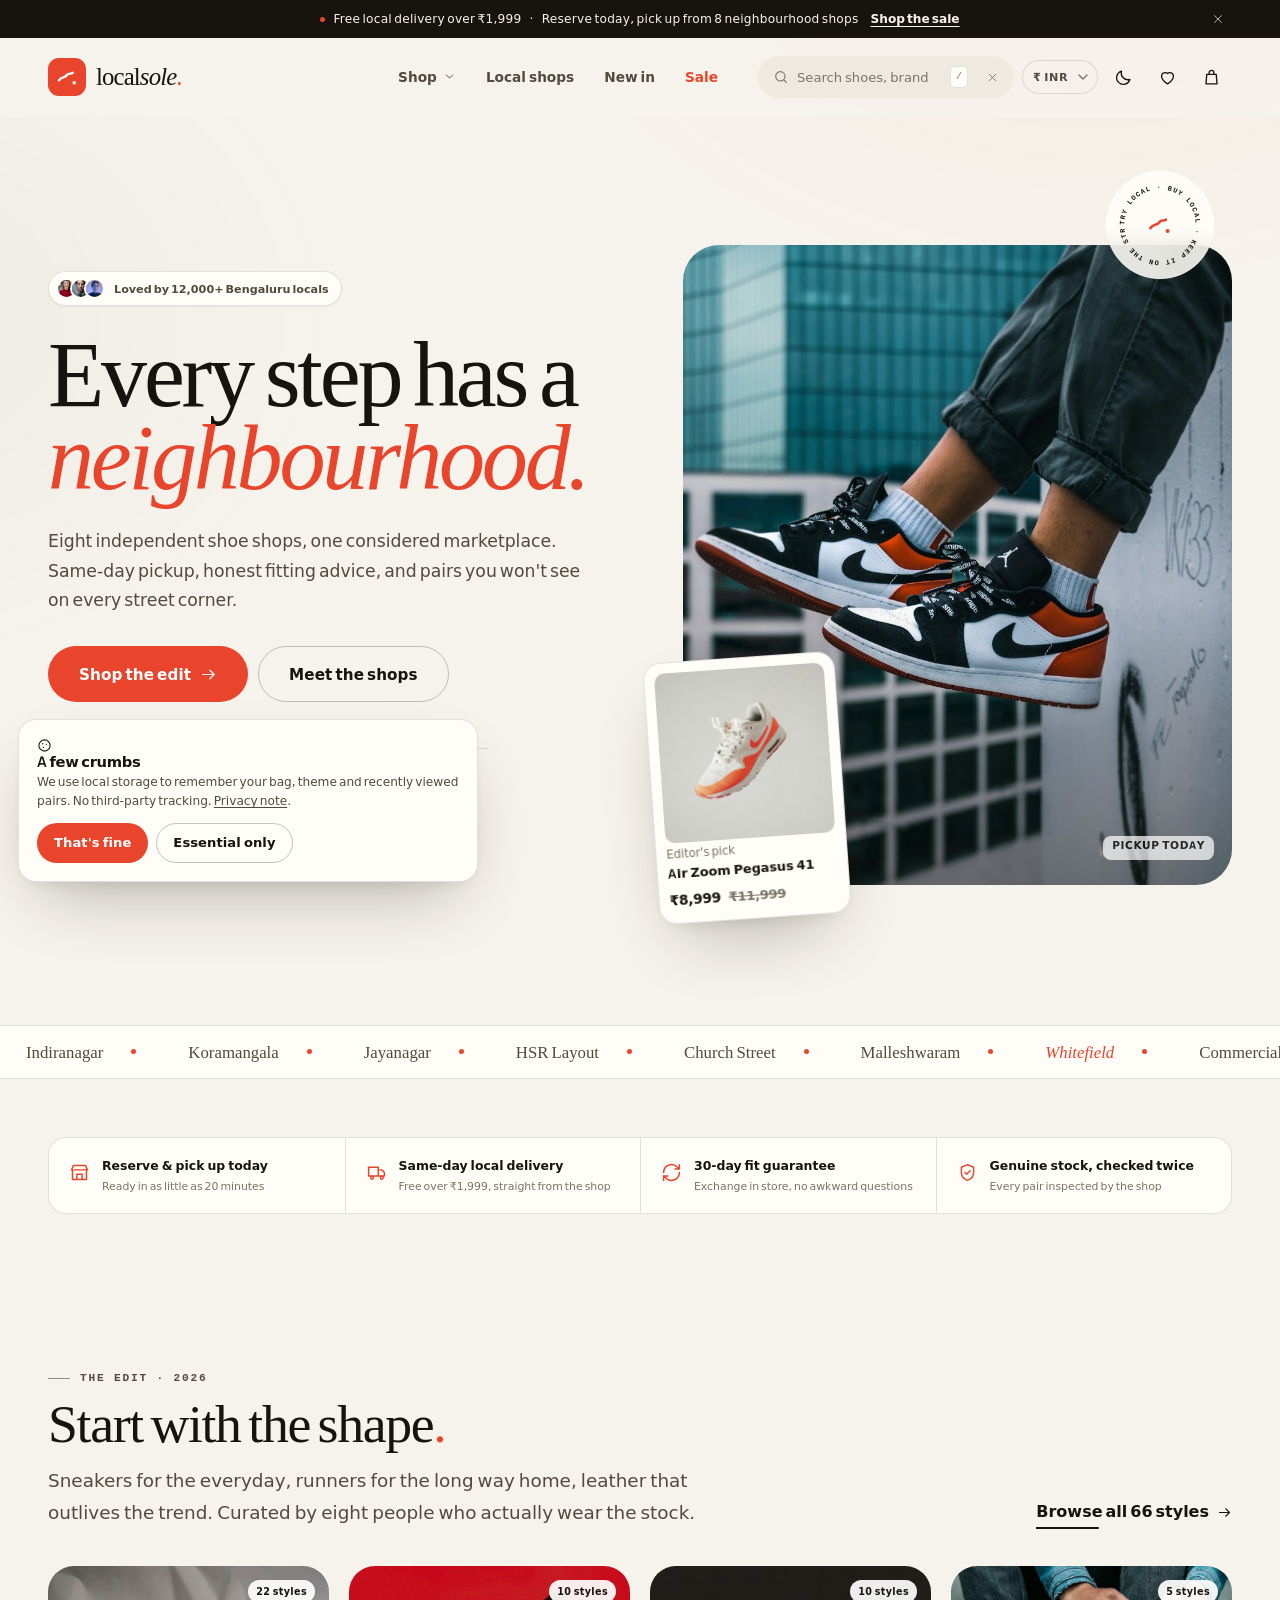
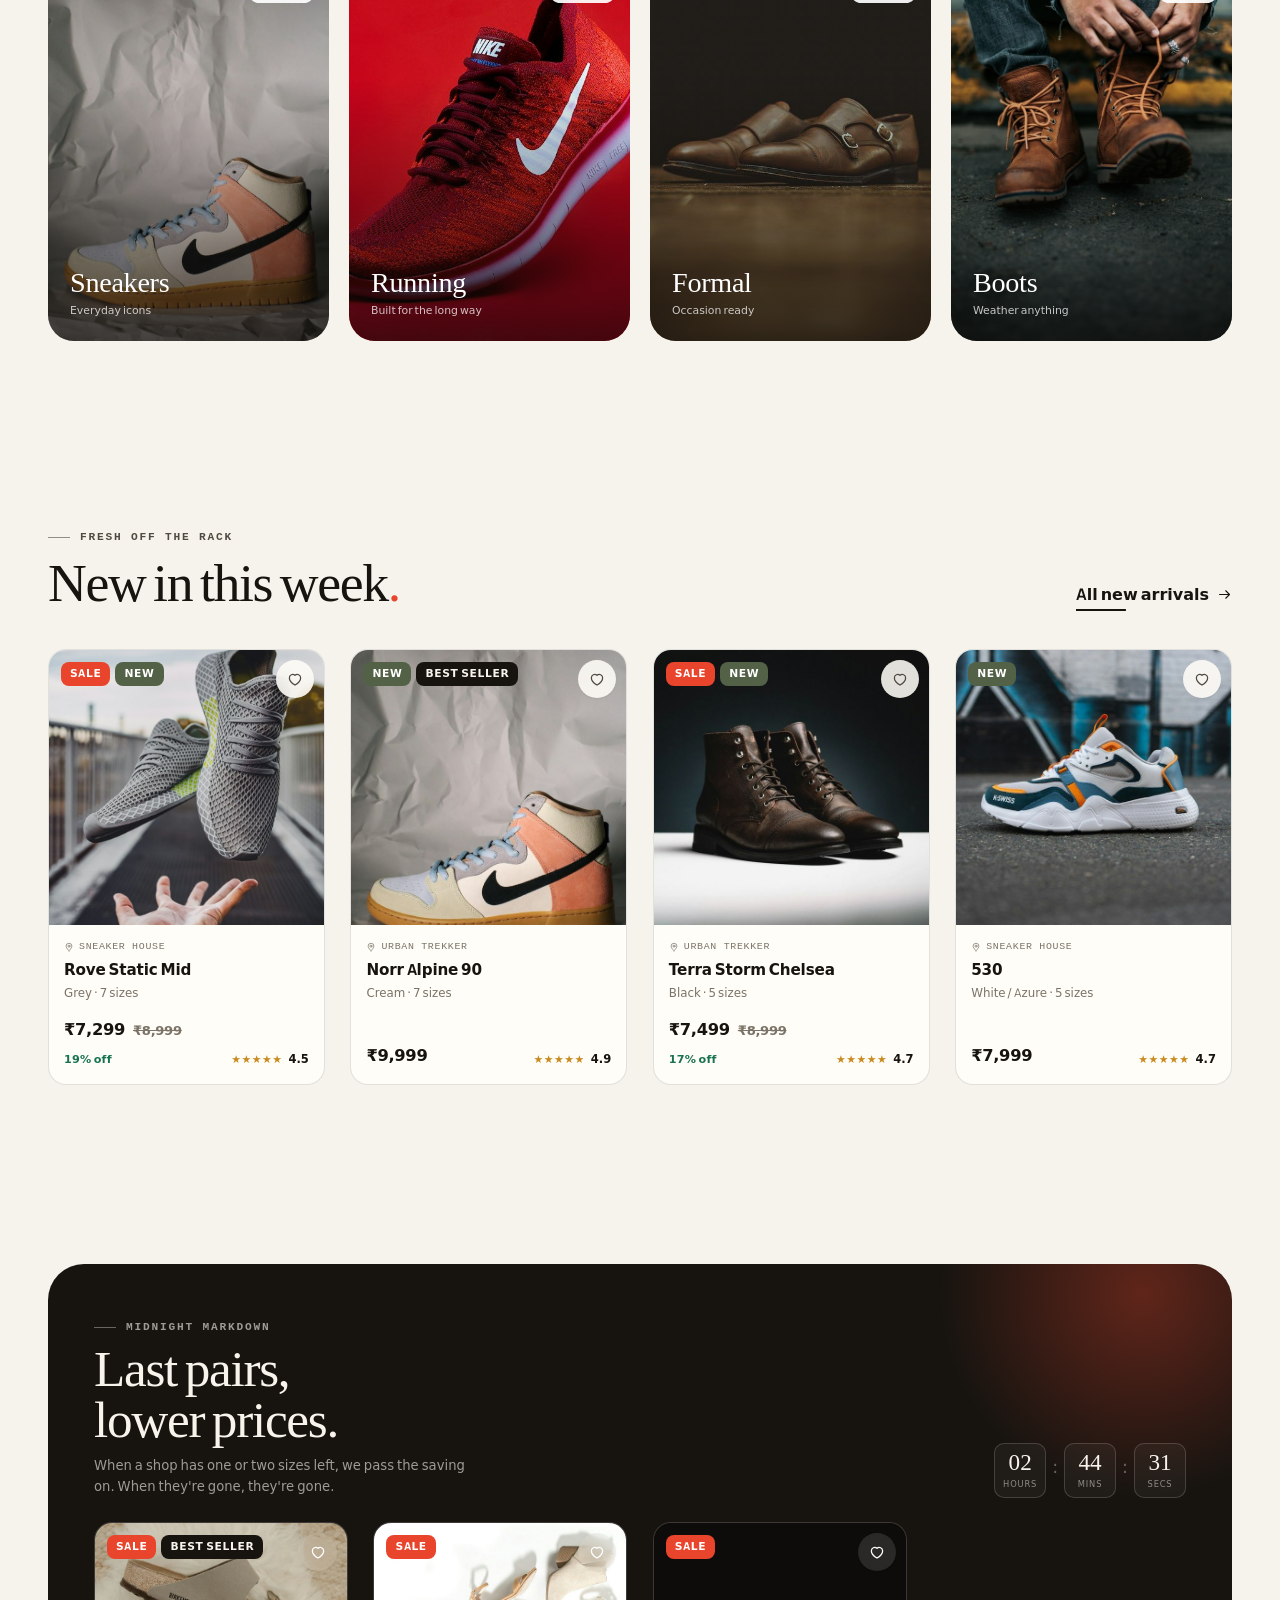
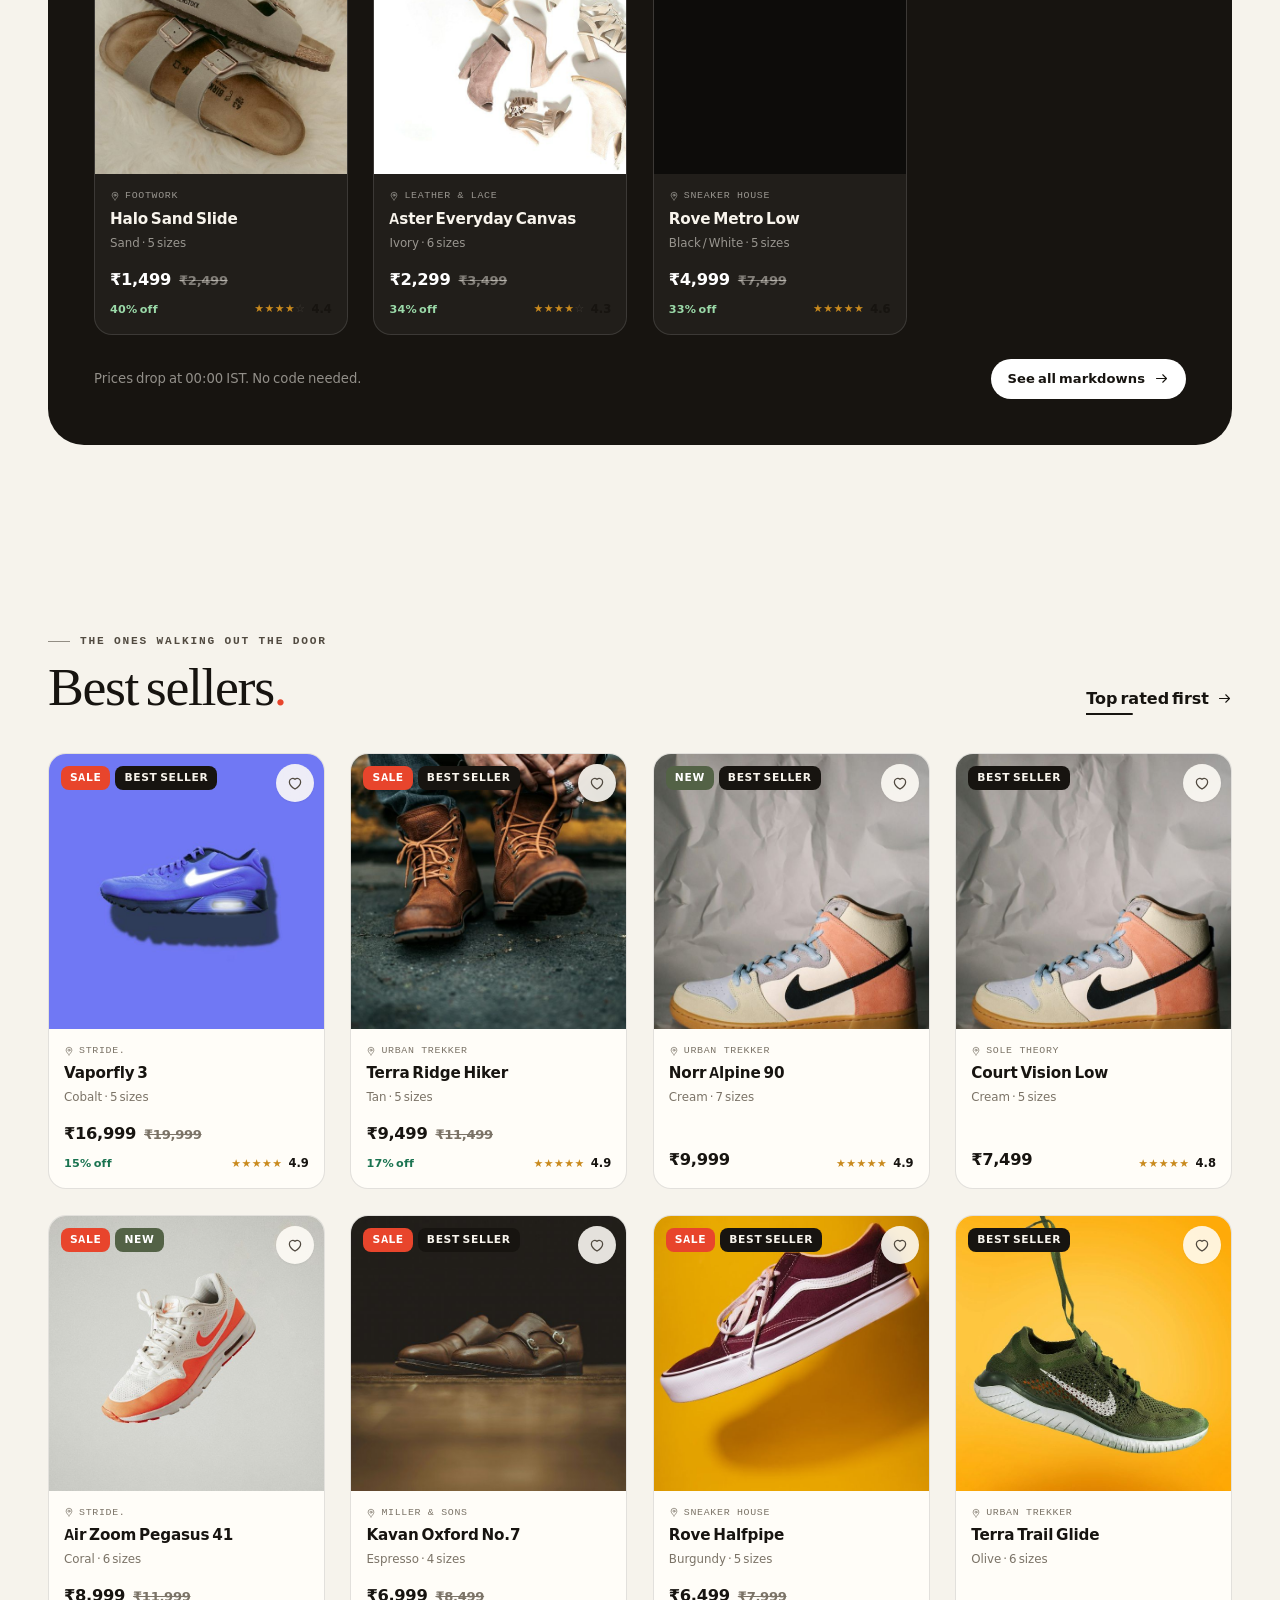
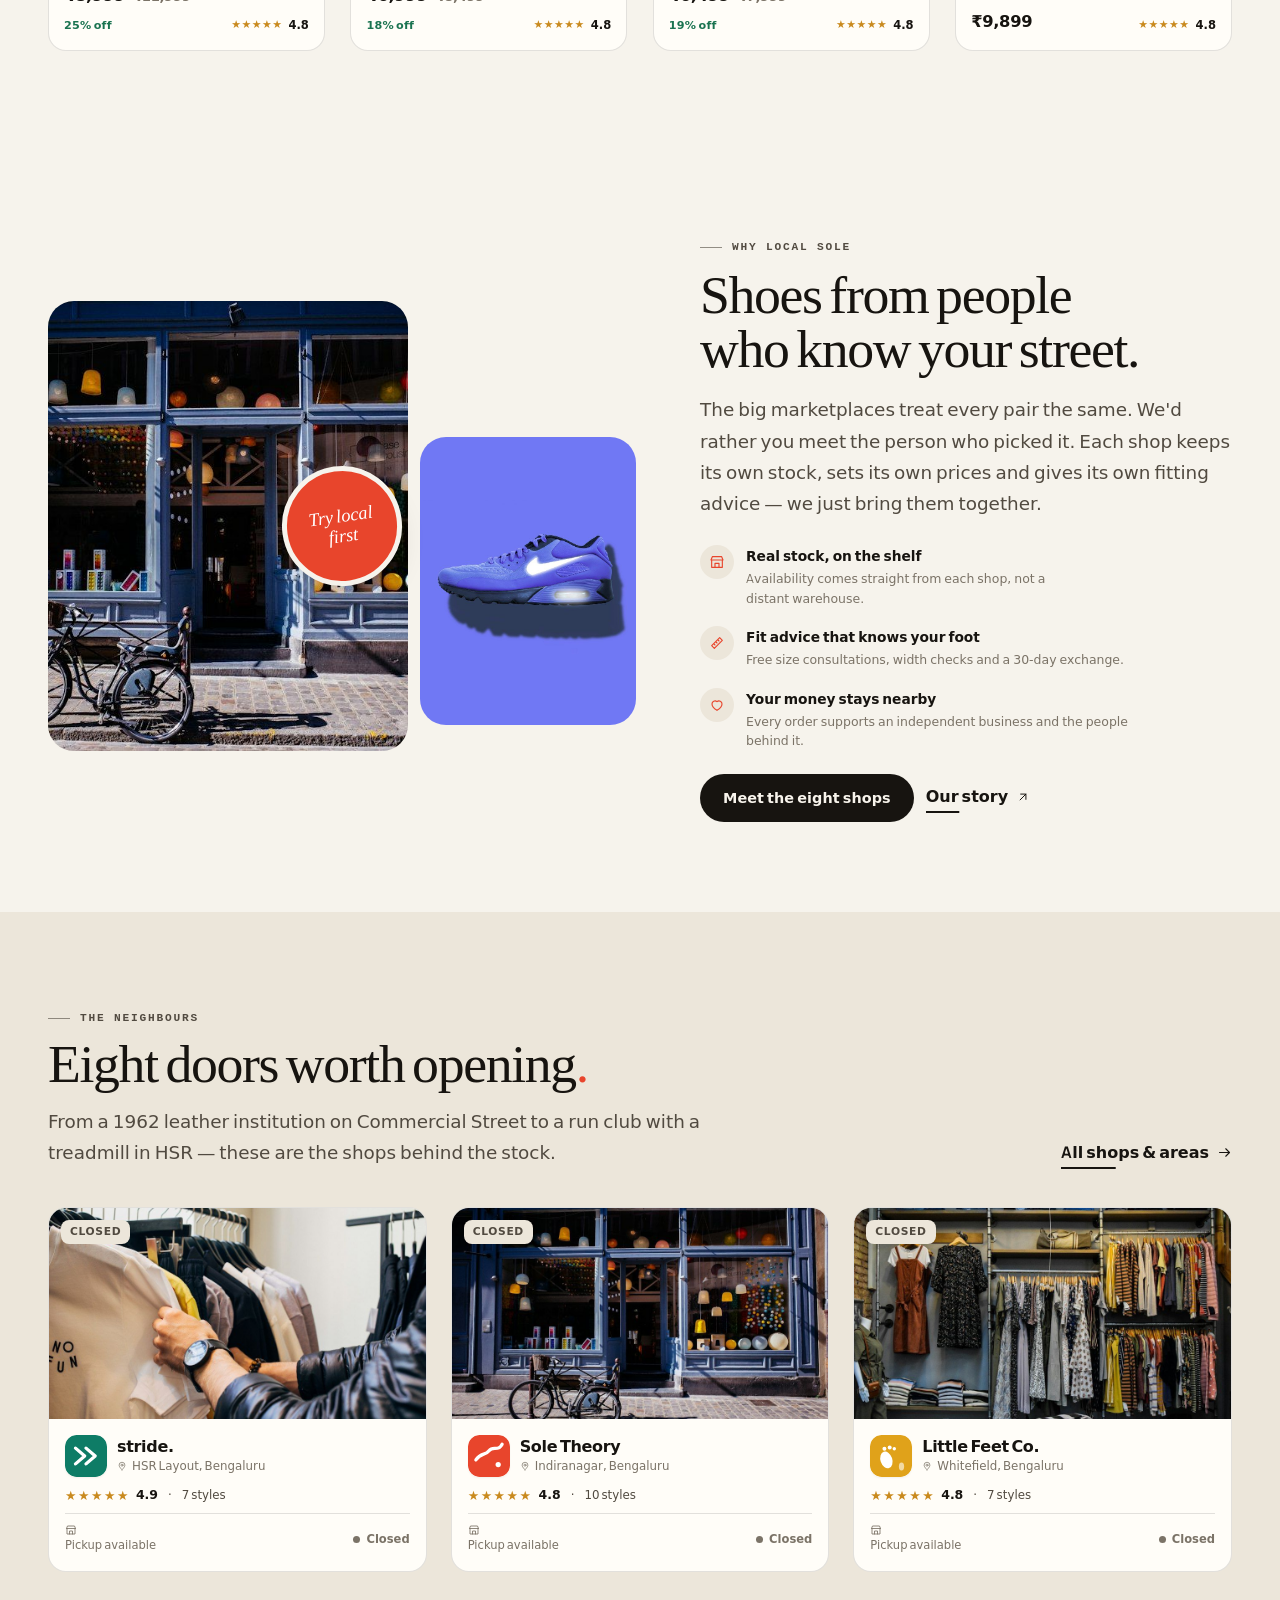
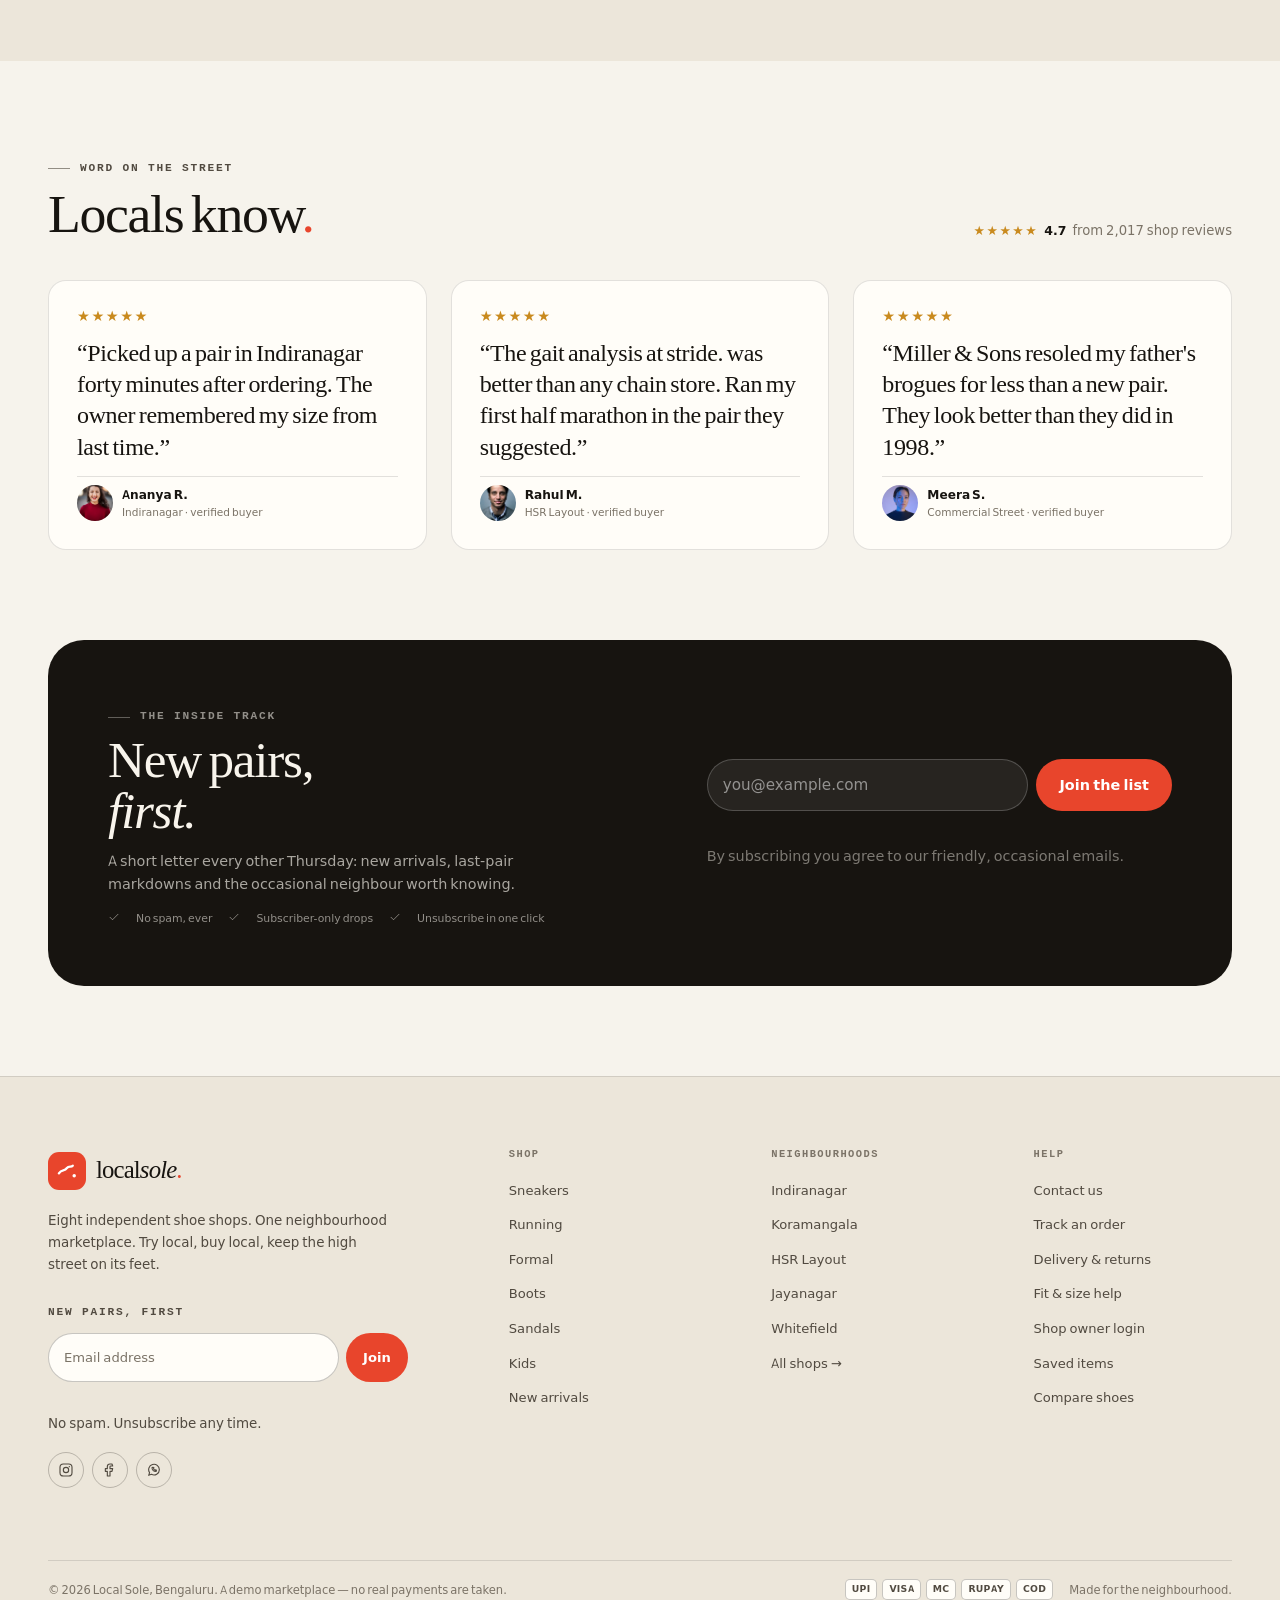
<file: index.html>
<!DOCTYPE html>
<html lang="en-IN" data-theme="light">
<head>
  <meta charset="utf-8">
  <meta name="viewport" content="width=device-width, initial-scale=1">
  <title>Local Sole — Bengaluru's neighbourhood shoe marketplace</title>
  <meta name="description" content="Shop 66 curated styles from eight independent shoe shops across Bengaluru. Sneakers, running, formal, boots and kids' shoes with same-day local pickup.">
  <meta name="theme-color" content="#f6f3ec">
  <meta name="color-scheme" content="light dark">
  <link rel="canonical" href="https://localsole.in/">
  <link rel="icon" href="assets/images/icons/favicon.svg" type="image/svg+xml">
  <link rel="manifest" href="manifest.webmanifest">
  <link rel="apple-touch-icon" href="assets/images/icons/favicon.svg">
  <meta property="og:type" content="website">
  <meta property="og:site_name" content="Local Sole">
  <meta property="og:title" content="Local Sole — every step has a neighbourhood">
  <meta property="og:description" content="Eight independent Bengaluru shoe shops, one considered marketplace. Try local, buy local, keep the high street on its feet.">
  <meta property="og:image" content="https://localsole.in/assets/images/banners/og-default.jpg">
  <meta property="og:url" content="https://localsole.in/">
  <meta property="og:locale" content="en_IN">
  <meta name="twitter:card" content="summary_large_image">
  <meta name="twitter:title" content="Local Sole — neighbourhood shoe marketplace">
  <meta name="twitter:description" content="66 curated styles from eight local Bengaluru shops. Same-day pickup.">
  <meta name="twitter:image" content="https://localsole.in/assets/images/banners/og-default.jpg">
  <link rel="preload" href="assets/fonts/instrument-serif-400.woff2" as="font" type="font/woff2" crossorigin>
  <link rel="preload" href="assets/fonts/manrope-200800.woff2" as="font" type="font/woff2" crossorigin>
  <link rel="preload" as="image" href="assets/images/banners/hero-1.jpg" fetchpriority="high">
  <link rel="stylesheet" href="css/base.css">
  <link rel="stylesheet" href="css/components.css">
  <link rel="stylesheet" href="css/pages.css">
  <link rel="stylesheet" href="css/animations.css">
  <script>
    (function () {
      try {
        var stored = localStorage.getItem("ls_theme_v1");
        var prefers = window.matchMedia && window.matchMedia("(prefers-color-scheme: dark)").matches;
        var theme = stored || (prefers ? "dark" : "light");
        document.documentElement.dataset.theme = theme === "dark" ? "dark" : "light";
      } catch (e) { /* theme falls back to light */ }
    })();
  </script>
  <script type="application/ld+json">
  {
    "@context": "https://schema.org",
    "@type": "WebSite",
    "name": "Local Sole",
    "url": "https://localsole.in/",
    "description": "A marketplace for independent shoe shops across Bengaluru.",
    "potentialAction": {
      "@type": "SearchAction",
      "target": "https://localsole.in/products.html?q={search_term_string}",
      "query-input": "required name=search_term_string"
    }
  }
  </script>
  <script type="application/ld+json">
  {
    "@context": "https://schema.org",
    "@type": "Organization",
    "name": "Local Sole",
    "url": "https://localsole.in/",
    "logo": "https://localsole.in/assets/images/icons/favicon.svg",
    "address": {
      "@type": "PostalAddress",
      "streetAddress": "12, 100 Feet Road, Indiranagar",
      "addressLocality": "Bengaluru",
      "addressRegion": "Karnataka",
      "postalCode": "560038",
      "addressCountry": "IN"
    },
    "sameAs": ["https://instagram.com", "https://facebook.com"]
  }
  </script>
</head>
<body data-page="home">
  <a class="skip-link" href="#main">Skip to content</a>
  <div id="site-header"></div>

  <main id="main">
    <section class="hero" aria-labelledby="heroTitle">
      <div class="container hero-inner">
        <div class="hero-copy">
          <div class="hero-kicker">
            <span class="mini-avatars" aria-hidden="true">
              <img src="assets/images/avatars/avatar-1.jpg" alt="" width="21" height="21">
              <img src="assets/images/avatars/avatar-2.jpg" alt="" width="21" height="21">
              <img src="assets/images/avatars/avatar-3.jpg" alt="" width="21" height="21">
            </span>
            Loved by 12,000+ Bengaluru locals
          </div>
          <h1 class="hero-title" id="heroTitle">Every step has a <em>neighbourhood.</em></h1>
          <p class="hero-sub">Eight independent shoe shops, one considered marketplace. Same-day pickup, honest fitting advice, and pairs you won't see on every street corner.</p>
          <div class="hero-actions">
            <a class="btn btn-primary btn-lg" href="products.html">Shop the edit <span data-icon="arrowRight" data-size="17"></span></a>
            <a class="btn btn-outline btn-lg" href="shops.html">Meet the shops</a>
          </div>
          <div class="hero-stats" aria-label="Marketplace at a glance">
            <div class="hero-stat"><strong data-counter="66">66</strong><span>curated styles</span></div>
            <div class="hero-stat"><strong data-counter="8">8</strong><span>neighbourhood shops</span></div>
            <div class="hero-stat"><strong data-counter="4.8" data-decimals="1">4.8</strong><span>average shop rating</span></div>
          </div>
          <a class="hero-scroll" href="#the-edit">Scroll to explore <span data-icon="chevronDown" data-size="14"></span></a>
        </div>

        <div class="hero-visual">
          <div class="hero-media">
            <img src="assets/images/banners/hero-1.jpg" alt="Runner wearing a white, orange and black sneaker on a city street" width="900" height="1100" fetchpriority="high" data-parallax>
            <div class="hero-caption">
              <a class="row" id="heroShopLink" href="shop.html?id=sole-theory">
                <img id="heroShopLogo" src="assets/images/icons/logo-sole-theory.svg" alt="Sole Theory logo" width="38" height="38">
                <span>
                  <strong id="heroShopName">Sole Theory</strong>
                  <span id="heroShopArea">Indiranagar · 4.8 ★</span>
                </span>
              </a>
              <span class="badge">Pickup today</span>
            </div>
          </div>
          <div class="hero-float" id="heroFloat" aria-live="polite"></div>
          <div class="hero-badge" aria-hidden="true">
            <svg class="ring-text" viewBox="0 0 100 100">
              <defs><path id="heroCircle" d="M50,50 m-38,0 a38,38 0 1,1 76,0 a38,38 0 1,1 -76,0"/></defs>
              <text><textPath href="#heroCircle">TRY LOCAL · BUY LOCAL · KEEP IT ON THE STREET ·</textPath></text>
            </svg>
            <svg width="26" height="26" viewBox="0 0 24 24" fill="none"><path d="M3 15c3.2-5 5.6-1.6 8.4-5.6C13.5 6.5 15.7 9 17.5 7" stroke="currentColor" stroke-width="2.4" stroke-linecap="round"/><circle cx="19" cy="17.5" r="1.8" fill="currentColor"/></svg>
          </div>
        </div>
      </div>
    </section>

    <div class="marquee-strip" aria-hidden="true">
      <div class="marquee-track">
        <span class="marquee-item">Indiranagar</span><span class="marquee-item">Koramangala</span><span class="marquee-item">Jayanagar</span><span class="marquee-item">HSR Layout</span><span class="marquee-item">Church Street</span><span class="marquee-item">Malleshwaram</span><span class="marquee-item"><em>Whitefield</em></span><span class="marquee-item">Commercial Street</span>
        <span class="marquee-item">Indiranagar</span><span class="marquee-item">Koramangala</span><span class="marquee-item">Jayanagar</span><span class="marquee-item">HSR Layout</span><span class="marquee-item">Church Street</span><span class="marquee-item">Malleshwaram</span><span class="marquee-item"><em>Whitefield</em></span><span class="marquee-item">Commercial Street</span>
      </div>
    </div>

    <div class="container section-tight">
      <div class="trust-strip reveal">
        <div class="trust-item">
          <span data-icon="store" data-size="21"></span>
          <div><strong>Reserve &amp; pick up today</strong><span>Ready in as little as 20 minutes</span></div>
        </div>
        <div class="trust-item">
          <span data-icon="truck" data-size="21"></span>
          <div><strong>Same-day local delivery</strong><span>Free over ₹1,999, straight from the shop</span></div>
        </div>
        <div class="trust-item">
          <span data-icon="refresh" data-size="21"></span>
          <div><strong>30-day fit guarantee</strong><span>Exchange in store, no awkward questions</span></div>
        </div>
        <div class="trust-item">
          <span data-icon="shield" data-size="21"></span>
          <div><strong>Genuine stock, checked twice</strong><span>Every pair inspected by the shop</span></div>
        </div>
      </div>
    </div>

    <section class="section" id="the-edit" aria-labelledby="editTitle">
      <div class="container">
        <div class="section-head">
          <div class="section-head-text">
            <span class="eyebrow">The edit · 2026</span>
            <h2 id="editTitle">Start with the shape<span class="text-accent">.</span></h2>
            <p class="lede">Sneakers for the everyday, runners for the long way home, leather that outlives the trend. Curated by eight people who actually wear the stock.</p>
          </div>
          <a class="link-underline" href="products.html">Browse all 66 styles <span data-icon="arrowRight" data-size="15"></span></a>
        </div>
        <div class="category-grid" id="categoryGrid"></div>
      </div>
    </section>

    <section class="section" aria-labelledby="newTitle">
      <div class="container">
        <div class="section-head">
          <div class="section-head-text">
            <span class="eyebrow">Fresh off the rack</span>
            <h2 id="newTitle">New in this week<span class="text-accent">.</span></h2>
          </div>
          <a class="link-underline" href="products.html?new=1">All new arrivals <span data-icon="arrowRight" data-size="15"></span></a>
        </div>
        <div class="product-grid" id="newGrid"></div>
      </div>
    </section>

    <div class="container">
      <section class="flash-sale" aria-labelledby="flashTitle">
        <div class="flash-head">
          <div>
            <span class="eyebrow">Midnight markdown</span>
            <h2 id="flashTitle">Last pairs,<br>lower prices.</h2>
            <p class="small" style="color:rgba(248,244,236,.6);margin-top:10px;max-width:38ch">When a shop has one or two sizes left, we pass the saving on. When they're gone, they're gone.</p>
          </div>
          <div class="countdown" id="flashCountdown" aria-label="Flash sale ends at midnight">
            <div class="countdown-box"><strong data-cd-hours>00</strong><span>hours</span></div>
            <span class="countdown-sep" aria-hidden="true">:</span>
            <div class="countdown-box"><strong data-cd-minutes>00</strong><span>mins</span></div>
            <span class="countdown-sep" aria-hidden="true">:</span>
            <div class="countdown-box"><strong data-cd-seconds>00</strong><span>secs</span></div>
          </div>
        </div>
        <div class="product-grid" id="flashGrid"></div>
        <div class="row-between mt-6" style="position:relative;z-index:1;flex-wrap:wrap;gap:12px">
          <span class="small" style="color:rgba(248,244,236,.55)">Prices drop at 00:00 IST. No code needed.</span>
          <a class="btn btn-light btn-sm" href="products.html?discount=1">See all markdowns <span data-icon="arrowRight" data-size="15"></span></a>
        </div>
      </section>
    </div>

    <section class="section" aria-labelledby="bestTitle">
      <div class="container">
        <div class="section-head">
          <div class="section-head-text">
            <span class="eyebrow">The ones walking out the door</span>
            <h2 id="bestTitle">Best sellers<span class="text-accent">.</span></h2>
          </div>
          <a class="link-underline" href="products.html?sort=rating">Top rated first <span data-icon="arrowRight" data-size="15"></span></a>
        </div>
        <div class="product-grid" id="bestGrid"></div>
      </div>
    </section>

    <section class="section" aria-labelledby="storyTitle">
      <div class="container editorial">
        <div class="editorial-media reveal reveal-left">
          <img class="tall" src="assets/images/shops/store-3.jpg" alt="The glowing blue storefront of a neighbourhood shop, with a bicycle parked outside" width="640" height="800" loading="lazy">
          <img class="short" src="assets/images/banners/craft.jpg" alt="A blue sneaker photographed against a cobalt background" width="420" height="560" loading="lazy">
          <span class="editorial-badge">Try local<br>first</span>
        </div>
        <div class="editorial-copy">
          <span class="eyebrow">Why Local Sole</span>
          <h2 id="storyTitle">Shoes from people who know your street.</h2>
          <p class="lede">The big marketplaces treat every pair the same. We'd rather you meet the person who picked it. Each shop keeps its own stock, sets its own prices and gives its own fitting advice — we just bring them together.</p>
          <div class="value-grid">
            <div class="value-item">
              <span data-icon="store" data-size="16"></span>
              <div><strong>Real stock, on the shelf</strong><p>Availability comes straight from each shop, not a distant warehouse.</p></div>
            </div>
            <div class="value-item">
              <span data-icon="ruler" data-size="16"></span>
              <div><strong>Fit advice that knows your foot</strong><p>Free size consultations, width checks and a 30-day exchange.</p></div>
            </div>
            <div class="value-item">
              <span data-icon="heart" data-size="16"></span>
              <div><strong>Your money stays nearby</strong><p>Every order supports an independent business and the people behind it.</p></div>
            </div>
          </div>
          <div class="row mt-6 wrap">
            <a class="btn btn-dark" href="shops.html">Meet the eight shops</a>
            <a class="link-underline" href="contact.html">Our story <span data-icon="arrowUpRight" data-size="14"></span></a>
          </div>
        </div>
      </div>
    </section>

    <section class="section section-alt" aria-labelledby="shopsTitle">
      <div class="container">
        <div class="section-head">
          <div class="section-head-text">
            <span class="eyebrow">The neighbours</span>
            <h2 id="shopsTitle">Eight doors worth opening<span class="text-accent">.</span></h2>
            <p class="lede">From a 1962 leather institution on Commercial Street to a run club with a treadmill in HSR — these are the shops behind the stock.</p>
          </div>
          <a class="link-underline" href="shops.html">All shops &amp; areas <span data-icon="arrowRight" data-size="15"></span></a>
        </div>
        <div class="neighbour-grid" id="shopGrid"></div>
      </div>
    </section>

    <section class="section" aria-labelledby="quotesTitle">
      <div class="container">
        <div class="section-head">
          <div class="section-head-text">
            <span class="eyebrow">Word on the street</span>
            <h2 id="quotesTitle">Locals know<span class="text-accent">.</span></h2>
          </div>
          <span class="rating"><span class="rating-stars" aria-hidden="true">★★★★★</span><strong>4.7</strong><span class="small muted">from 2,017 shop reviews</span></span>
        </div>
        <div class="quote-grid stagger">
          <figure class="quote-card">
            <span class="rating-stars" aria-label="5 out of 5 stars">★★★★★</span>
            <blockquote>“Picked up a pair in Indiranagar forty minutes after ordering. The owner remembered my size from last time.”</blockquote>
            <figcaption class="quote-author">
              <img src="assets/images/avatars/avatar-1.jpg" alt="Ananya R." width="36" height="36" loading="lazy">
              <div><strong>Ananya R.</strong><span>Indiranagar · verified buyer</span></div>
            </figcaption>
          </figure>
          <figure class="quote-card">
            <span class="rating-stars" aria-label="5 out of 5 stars">★★★★★</span>
            <blockquote>“The gait analysis at stride. was better than any chain store. Ran my first half marathon in the pair they suggested.”</blockquote>
            <figcaption class="quote-author">
              <img src="assets/images/avatars/avatar-2.jpg" alt="Rahul M." width="36" height="36" loading="lazy">
              <div><strong>Rahul M.</strong><span>HSR Layout · verified buyer</span></div>
            </figcaption>
          </figure>
          <figure class="quote-card">
            <span class="rating-stars" aria-label="5 out of 5 stars">★★★★★</span>
            <blockquote>“Miller &amp; Sons resoled my father's brogues for less than a new pair. They look better than they did in 1998.”</blockquote>
            <figcaption class="quote-author">
              <img src="assets/images/avatars/avatar-3.jpg" alt="Meera S." width="36" height="36" loading="lazy">
              <div><strong>Meera S.</strong><span>Commercial Street · verified buyer</span></div>
            </figcaption>
          </figure>
        </div>
      </div>
    </section>

    <div class="container">
      <section class="newsletter-band" aria-labelledby="newsletterTitle">
        <div>
          <span class="eyebrow">The inside track</span>
          <h2 id="newsletterTitle">New pairs,<br><em class="serif-italic">first.</em></h2>
          <p>A short letter every other Thursday: new arrivals, last-pair markdowns and the occasional neighbour worth knowing.</p>
          <div class="newsletter-perks">
            <span data-icon="check" data-size="12"></span><span>No spam, ever</span>
            <span data-icon="check" data-size="12"></span><span>Subscriber-only drops</span>
            <span data-icon="check" data-size="12"></span><span>Unsubscribe in one click</span>
          </div>
        </div>
        <div>
          <form data-newsletter novalidate>
            <label class="sr-only" for="homeNewsletterEmail">Email address</label>
            <input class="input" id="homeNewsletterEmail" type="email" name="email" placeholder="you@example.com" autocomplete="email" required>
            <button class="btn btn-primary" type="submit">Join the list</button>
          </form>
          <div class="newsletter-message" role="status" aria-live="polite"></div>
          <p class="tiny" style="color:rgba(248,244,236,.45);margin-top:10px">By subscribing you agree to our friendly, occasional emails.</p>
        </div>
      </section>
    </div>

    <section class="section" id="recentlyViewedSection" aria-labelledby="recentTitle" hidden>
      <div class="container">
        <div class="section-head">
          <div class="section-head-text">
            <span class="eyebrow">Just looking again</span>
            <h2 id="recentTitle">Recently viewed<span class="text-accent">.</span></h2>
          </div>
          <a class="link-underline" href="products.html">Keep browsing <span data-icon="arrowRight" data-size="15"></span></a>
        </div>
        <div class="scroll-row" id="recentGrid"></div>
      </div>
    </section>
  </main>

  <div id="site-footer"></div>

  <noscript>
    <div class="container section">
      <div class="empty-state"><h2>JavaScript, please</h2><p>Local Sole uses JavaScript for the bag, filters and product grids. Turn it on for the full experience.</p></div>
    </div>
  </noscript>

  <script src="data/seed.js"></script>
  <script src="js/data.js"></script>
  <script src="js/ui.js"></script>
  <script src="js/cart.js"></script>
  <script src="js/search.js"></script>
  <script src="js/animations.js"></script>
  <script src="js/home.js"></script>
  <script src="js/app.js"></script>
</body>
</html>
</file>
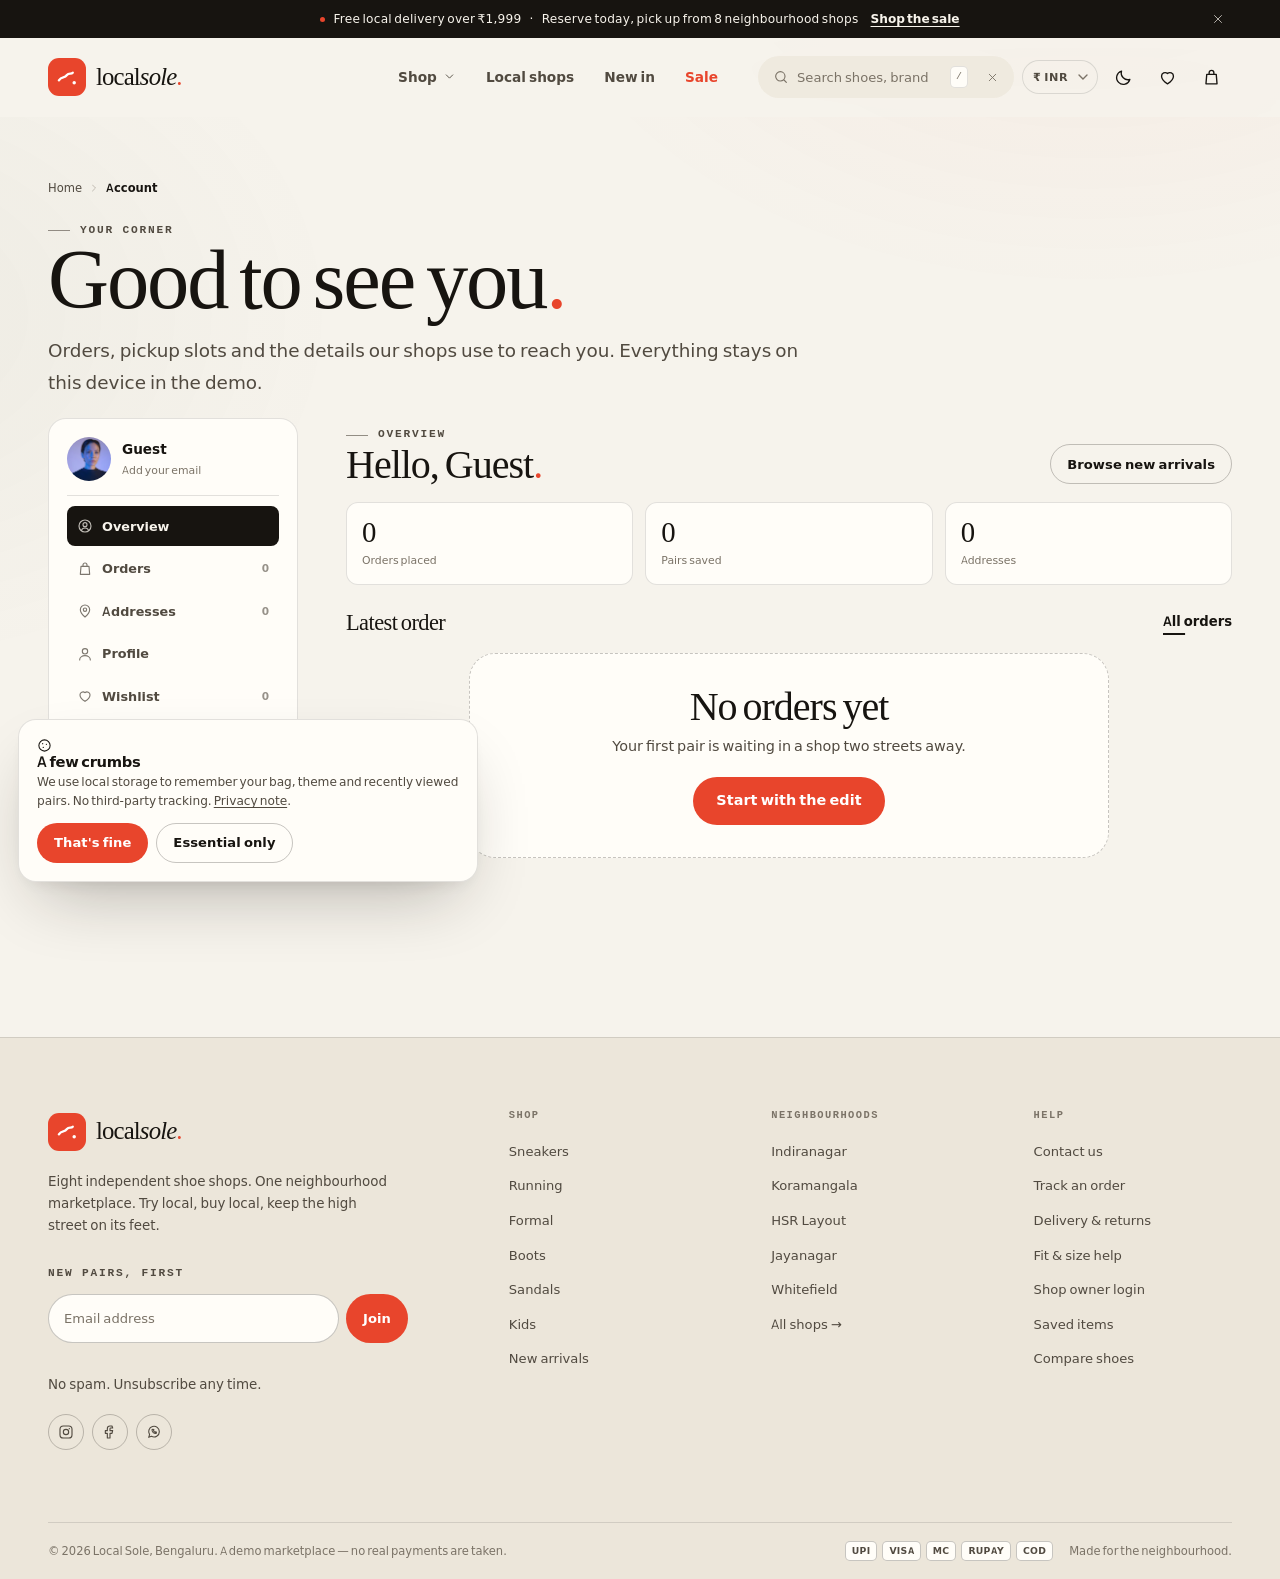
<file: account.html>
<!DOCTYPE html>
<html lang="en-IN" data-theme="light">
<head>
  <meta charset="utf-8">
  <meta name="viewport" content="width=device-width, initial-scale=1">
  <title>Your account — Local Sole</title>
  <meta name="description" content="Orders, addresses and profile for your Local Sole account. Track local pickup, reorder pairs and manage the details shops use to reach you.">
  <meta name="theme-color" content="#f6f3ec">
  <meta name="color-scheme" content="light dark">
  <meta name="robots" content="noindex,nofollow">
  <link rel="canonical" href="https://localsole.in/account.html">
  <link rel="icon" href="assets/images/icons/favicon.svg" type="image/svg+xml">
  <link rel="manifest" href="manifest.webmanifest">
  <meta property="og:type" content="website">
  <meta property="og:site_name" content="Local Sole">
  <meta property="og:title" content="Your account — Local Sole">
  <meta property="og:description" content="Orders, addresses and profile.">
  <meta property="og:image" content="https://localsole.in/assets/images/banners/og-default.jpg">
  <meta property="og:url" content="https://localsole.in/account.html">
  <meta property="og:locale" content="en_IN">
  <meta name="twitter:card" content="summary_large_image">
  <link rel="preload" href="assets/fonts/instrument-serif-400.woff2" as="font" type="font/woff2" crossorigin>
  <link rel="preload" href="assets/fonts/manrope-200800.woff2" as="font" type="font/woff2" crossorigin>
  <link rel="stylesheet" href="css/base.css">
  <link rel="stylesheet" href="css/components.css">
  <link rel="stylesheet" href="css/pages.css">
  <link rel="stylesheet" href="css/animations.css">
  <script>
    (function () {
      try {
        var stored = localStorage.getItem("ls_theme_v1");
        var prefers = window.matchMedia && window.matchMedia("(prefers-color-scheme: dark)").matches;
        var theme = stored || (prefers ? "dark" : "light");
        document.documentElement.dataset.theme = theme === "dark" ? "dark" : "light";
      } catch (e) { /* theme falls back to light */ }
    })();
  </script>
</head>
<body data-page="account">
  <a class="skip-link" href="#main">Skip to content</a>
  <div id="site-header"></div>

  <main id="main">
    <section class="account-header" aria-labelledby="accountTitle">
      <div class="container">
        <nav class="breadcrumbs" aria-label="Breadcrumb" style="padding-bottom:16px">
          <a href="index.html">Home</a>
          <span aria-hidden="true" data-icon="chevronRight" data-size="12"></span>
          <span aria-current="page">Account</span>
        </nav>
        <span class="eyebrow">Your corner</span>
        <h1 class="display" id="accountTitle">Good to see you<span class="text-accent">.</span></h1>
        <p class="lede" style="max-width:55ch">Orders, pickup slots and the details our shops use to reach you. Everything stays on this device in the demo.</p>
      </div>
    </section>

    <div class="container account-layout">
      <aside class="account-aside" aria-label="Account navigation">
        <div class="account-user" id="accountUser"></div>
        <nav class="account-nav" id="accountNav"></nav>
      </aside>
      <div class="account-main" id="accountMain" aria-live="polite"></div>
    </div>
  </main>

  <div id="site-footer"></div>

  <noscript>
    <div class="container section">
      <div class="empty-state">
        <h2>Your account needs JavaScript</h2>
        <p>Orders and addresses are stored in your browser. Turn JavaScript on, or <a href="contact.html">contact a shop directly</a>.</p>
      </div>
    </div>
  </noscript>

  <script src="data/seed.js"></script>
  <script src="js/data.js"></script>
  <script src="js/ui.js"></script>
  <script src="js/cart.js"></script>
  <script src="js/search.js"></script>
  <script src="js/animations.js"></script>
  <script src="js/account.js"></script>
  <script src="js/app.js"></script>
</body>
</html>
</file>
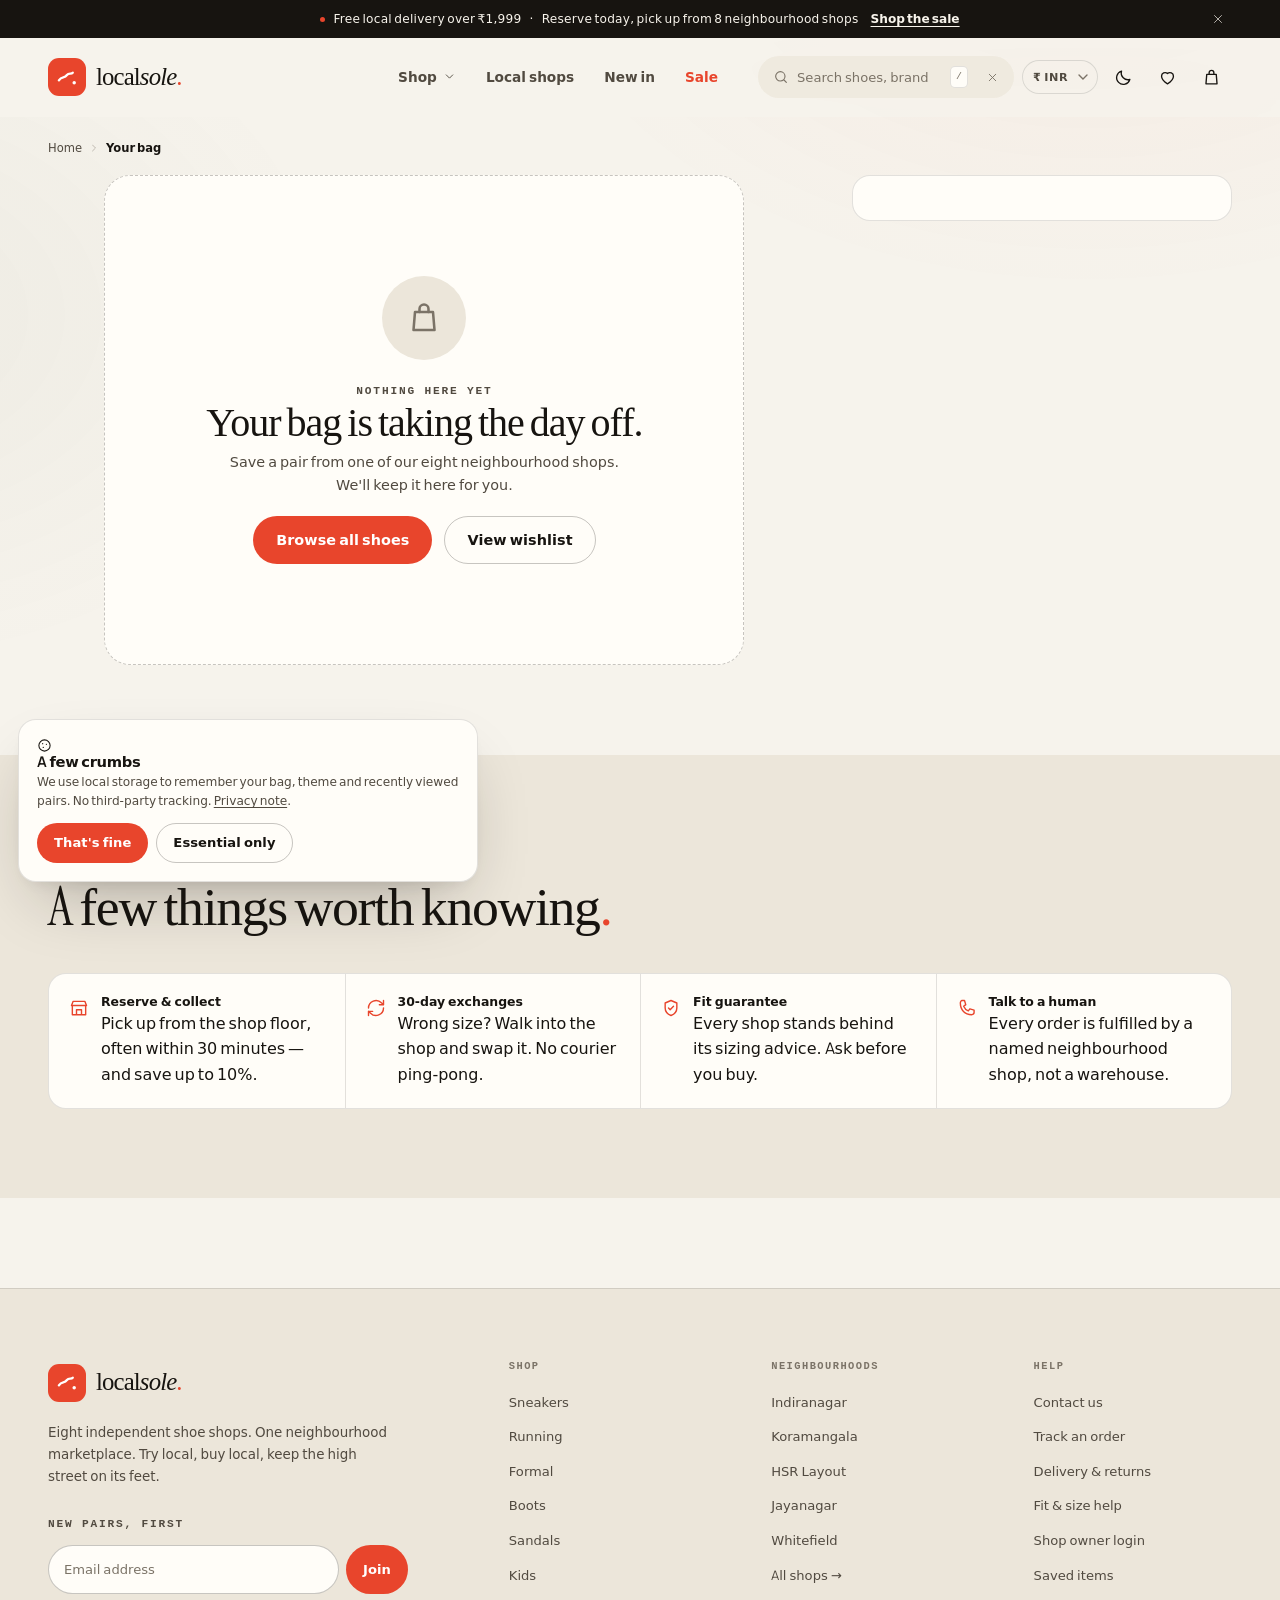
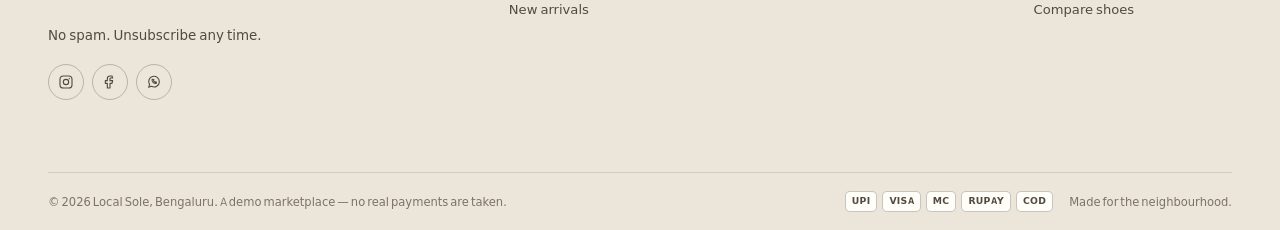
<file: cart.html>
<!DOCTYPE html>
<html lang="en-IN" data-theme="light">
<head>
  <meta charset="utf-8">
  <meta name="viewport" content="width=device-width, initial-scale=1">
  <title>Your bag — Local Sole</title>
  <meta name="description" content="Review the pairs in your Local Sole bag, apply a coupon, estimate delivery and reserve from a neighbourhood shop.">
  <meta name="theme-color" content="#f6f3ec">
  <meta name="color-scheme" content="light dark">
  <meta name="robots" content="noindex,follow">
  <link rel="canonical" href="https://localsole.in/cart.html">
  <link rel="icon" href="assets/images/icons/favicon.svg" type="image/svg+xml">
  <link rel="manifest" href="manifest.webmanifest">
  <meta property="og:type" content="website">
  <meta property="og:site_name" content="Local Sole">
  <meta property="og:title" content="Your bag — Local Sole">
  <meta property="og:description" content="Review your pairs, apply a coupon and check local delivery.">
  <meta property="og:image" content="https://localsole.in/assets/images/banners/og-default.jpg">
  <meta property="og:url" content="https://localsole.in/cart.html">
  <meta property="og:locale" content="en_IN">
  <meta name="twitter:card" content="summary_large_image">
  <link rel="preload" href="assets/fonts/instrument-serif-400.woff2" as="font" type="font/woff2" crossorigin>
  <link rel="preload" href="assets/fonts/manrope-200800.woff2" as="font" type="font/woff2" crossorigin>
  <link rel="stylesheet" href="css/base.css">
  <link rel="stylesheet" href="css/components.css">
  <link rel="stylesheet" href="css/pages.css">
  <link rel="stylesheet" href="css/animations.css">
  <script>
    (function () {
      try {
        var stored = localStorage.getItem("ls_theme_v1");
        var prefers = window.matchMedia && window.matchMedia("(prefers-color-scheme: dark)").matches;
        var theme = stored || (prefers ? "dark" : "light");
        document.documentElement.dataset.theme = theme === "dark" ? "dark" : "light";
      } catch (e) { /* theme falls back to light */ }
    })();
  </script>
</head>
<body data-page="cart">
  <a class="skip-link" href="#main">Skip to content</a>
  <div id="site-header"></div>

  <main id="main">
    <div class="container">
      <nav class="breadcrumbs" aria-label="Breadcrumb" style="padding-top:22px">
        <a href="index.html">Home</a>
        <span aria-hidden="true" data-icon="chevronRight" data-size="12"></span>
        <span aria-current="page">Your bag</span>
      </nav>
      <div class="cart-layout">
        <div id="cartPage" aria-live="polite"></div>
        <aside class="cart-summary" id="cartSummary" aria-label="Order summary"></aside>
      </div>
      <div id="savedLater"></div>
    </div>

    <section class="section section-alt" aria-labelledby="cartHelpTitle">
      <div class="container">
        <div class="section-head">
          <div class="section-head-text">
            <span class="eyebrow">Before you go</span>
            <h2 id="cartHelpTitle">A few things worth knowing<span class="text-accent">.</span></h2>
          </div>
        </div>
        <div class="trust-strip">
          <div class="trust-item">
            <span class="trust-icon" data-icon="store" data-size="20"></span>
            <div><strong>Reserve &amp; collect</strong><p>Pick up from the shop floor, often within 30 minutes — and save up to 10%.</p></div>
          </div>
          <div class="trust-item">
            <span class="trust-icon" data-icon="refresh" data-size="20"></span>
            <div><strong>30-day exchanges</strong><p>Wrong size? Walk into the shop and swap it. No courier ping-pong.</p></div>
          </div>
          <div class="trust-item">
            <span class="trust-icon" data-icon="shield" data-size="20"></span>
            <div><strong>Fit guarantee</strong><p>Every shop stands behind its sizing advice. Ask before you buy.</p></div>
          </div>
          <div class="trust-item">
            <span class="trust-icon" data-icon="phone" data-size="20"></span>
            <div><strong>Talk to a human</strong><p>Every order is fulfilled by a named neighbourhood shop, not a warehouse.</p></div>
          </div>
        </div>
      </div>
    </section>
  </main>

  <div id="site-footer"></div>

  <noscript>
    <div class="container section">
      <div class="empty-state">
        <h2>Your bag needs JavaScript</h2>
        <p>Bags and stock counts are kept in your browser. Turn JavaScript on, or visit a shop directly from <a href="shops.html">the shops page</a>.</p>
      </div>
    </div>
  </noscript>

  <script src="data/seed.js"></script>
  <script src="js/data.js"></script>
  <script src="js/ui.js"></script>
  <script src="js/cart.js"></script>
  <script src="js/search.js"></script>
  <script src="js/animations.js"></script>
  <script src="js/app.js"></script>
</body>
</html>
</file>
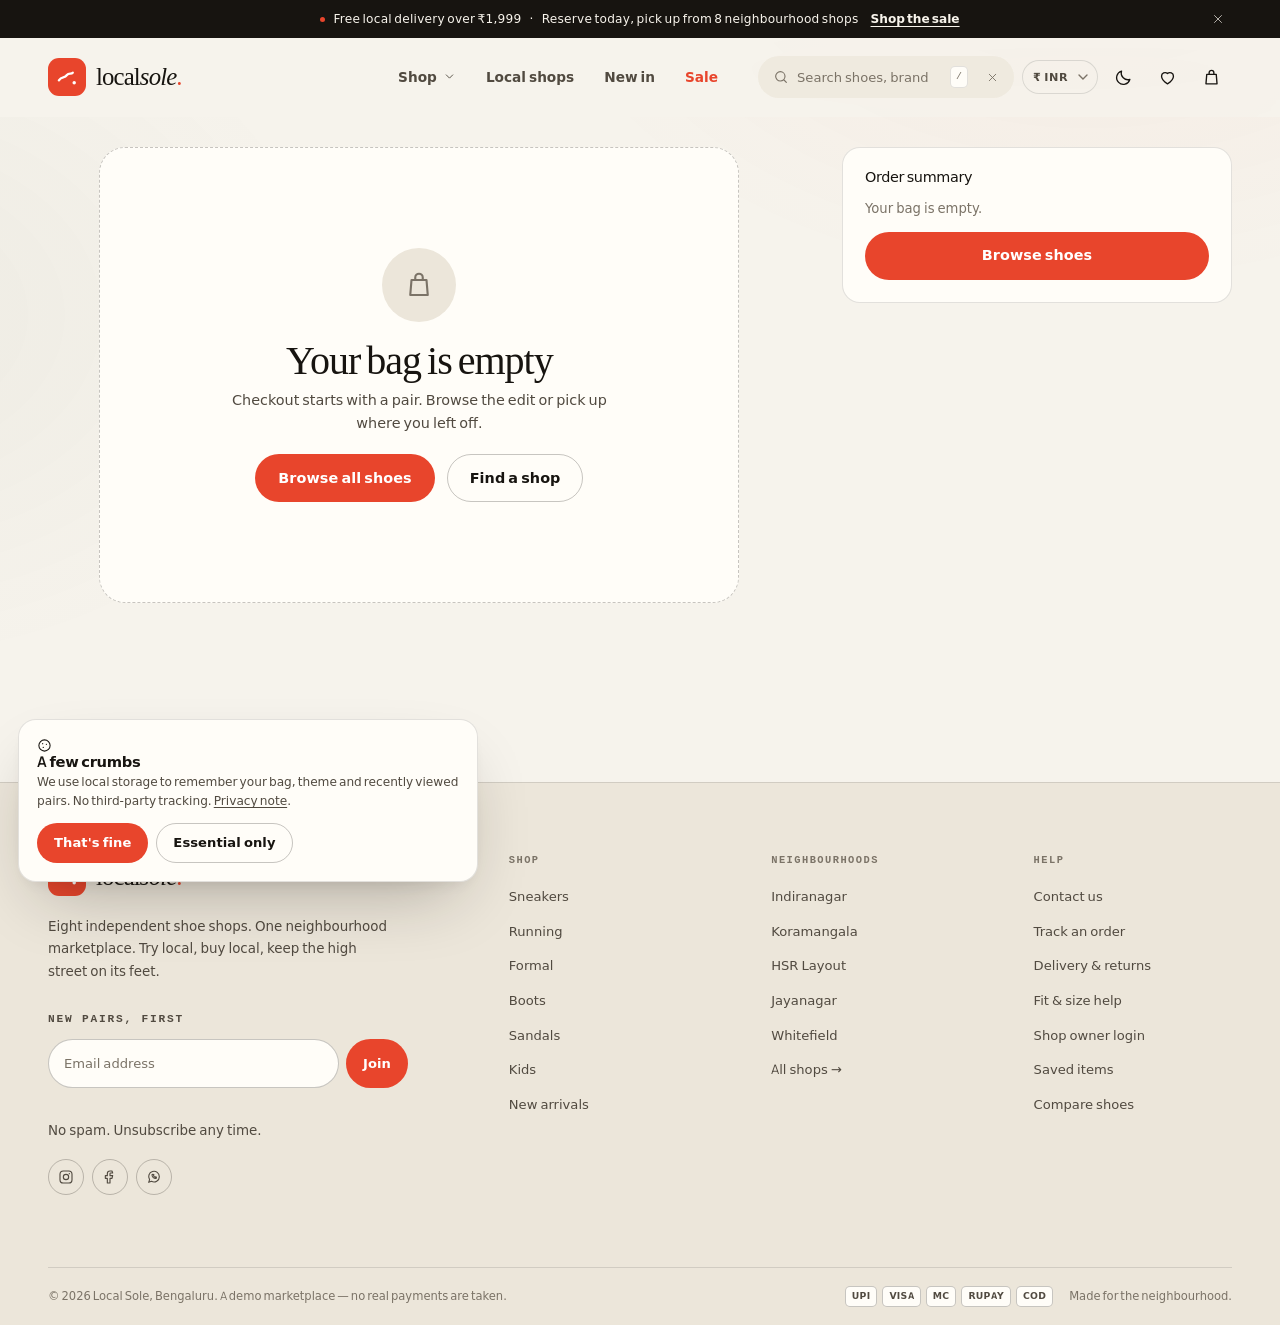
<file: checkout.html>
<!DOCTYPE html>
<html lang="en-IN" data-theme="light">
<head>
  <meta charset="utf-8">
  <meta name="viewport" content="width=device-width, initial-scale=1">
  <title>Checkout — Local Sole</title>
  <meta name="description" content="Choose delivery or same-day pickup, add your details and pay securely. Every order is fulfilled by a neighbourhood Bengaluru shoe shop.">
  <meta name="theme-color" content="#f6f3ec">
  <meta name="color-scheme" content="light dark">
  <meta name="robots" content="noindex,nofollow">
  <link rel="canonical" href="https://localsole.in/checkout.html">
  <link rel="icon" href="assets/images/icons/favicon.svg" type="image/svg+xml">
  <link rel="manifest" href="manifest.webmanifest">
  <meta property="og:type" content="website">
  <meta property="og:site_name" content="Local Sole">
  <meta property="og:title" content="Checkout — Local Sole">
  <meta property="og:description" content="Delivery or same-day pickup from a neighbourhood shop.">
  <meta property="og:image" content="https://localsole.in/assets/images/banners/og-default.jpg">
  <meta property="og:url" content="https://localsole.in/checkout.html">
  <meta property="og:locale" content="en_IN">
  <meta name="twitter:card" content="summary_large_image">
  <link rel="preload" href="assets/fonts/instrument-serif-400.woff2" as="font" type="font/woff2" crossorigin>
  <link rel="preload" href="assets/fonts/manrope-200800.woff2" as="font" type="font/woff2" crossorigin>
  <link rel="stylesheet" href="css/base.css">
  <link rel="stylesheet" href="css/components.css">
  <link rel="stylesheet" href="css/pages.css">
  <link rel="stylesheet" href="css/animations.css">
  <script>
    (function () {
      try {
        var stored = localStorage.getItem("ls_theme_v1");
        var prefers = window.matchMedia && window.matchMedia("(prefers-color-scheme: dark)").matches;
        var theme = stored || (prefers ? "dark" : "light");
        document.documentElement.dataset.theme = theme === "dark" ? "dark" : "light";
      } catch (e) { /* theme falls back to light */ }
    })();
  </script>
</head>
<body data-page="checkout">
  <a class="skip-link" href="#main">Skip to content</a>
  <div id="site-header"></div>

  <main id="main">
    <div class="container">
      <div class="checkout-shell">
        <div id="checkoutApp" aria-live="polite"></div>
        <aside class="checkout-summary" id="checkoutSummary" aria-label="Order summary"></aside>
      </div>
    </div>
  </main>

  <div id="site-footer"></div>

  <noscript>
    <div class="container section">
      <div class="empty-state">
        <h2>Checkout needs JavaScript</h2>
        <p>Payment, pickup slots and order history run in your browser. Turn JavaScript on, or call a shop directly from <a href="shops.html">the shops page</a>.</p>
      </div>
    </div>
  </noscript>

  <script src="data/seed.js"></script>
  <script src="js/data.js"></script>
  <script src="js/ui.js"></script>
  <script src="js/cart.js"></script>
  <script src="js/search.js"></script>
  <script src="js/animations.js"></script>
  <script src="js/checkout.js"></script>
  <script src="js/app.js"></script>
</body>
</html>
</file>
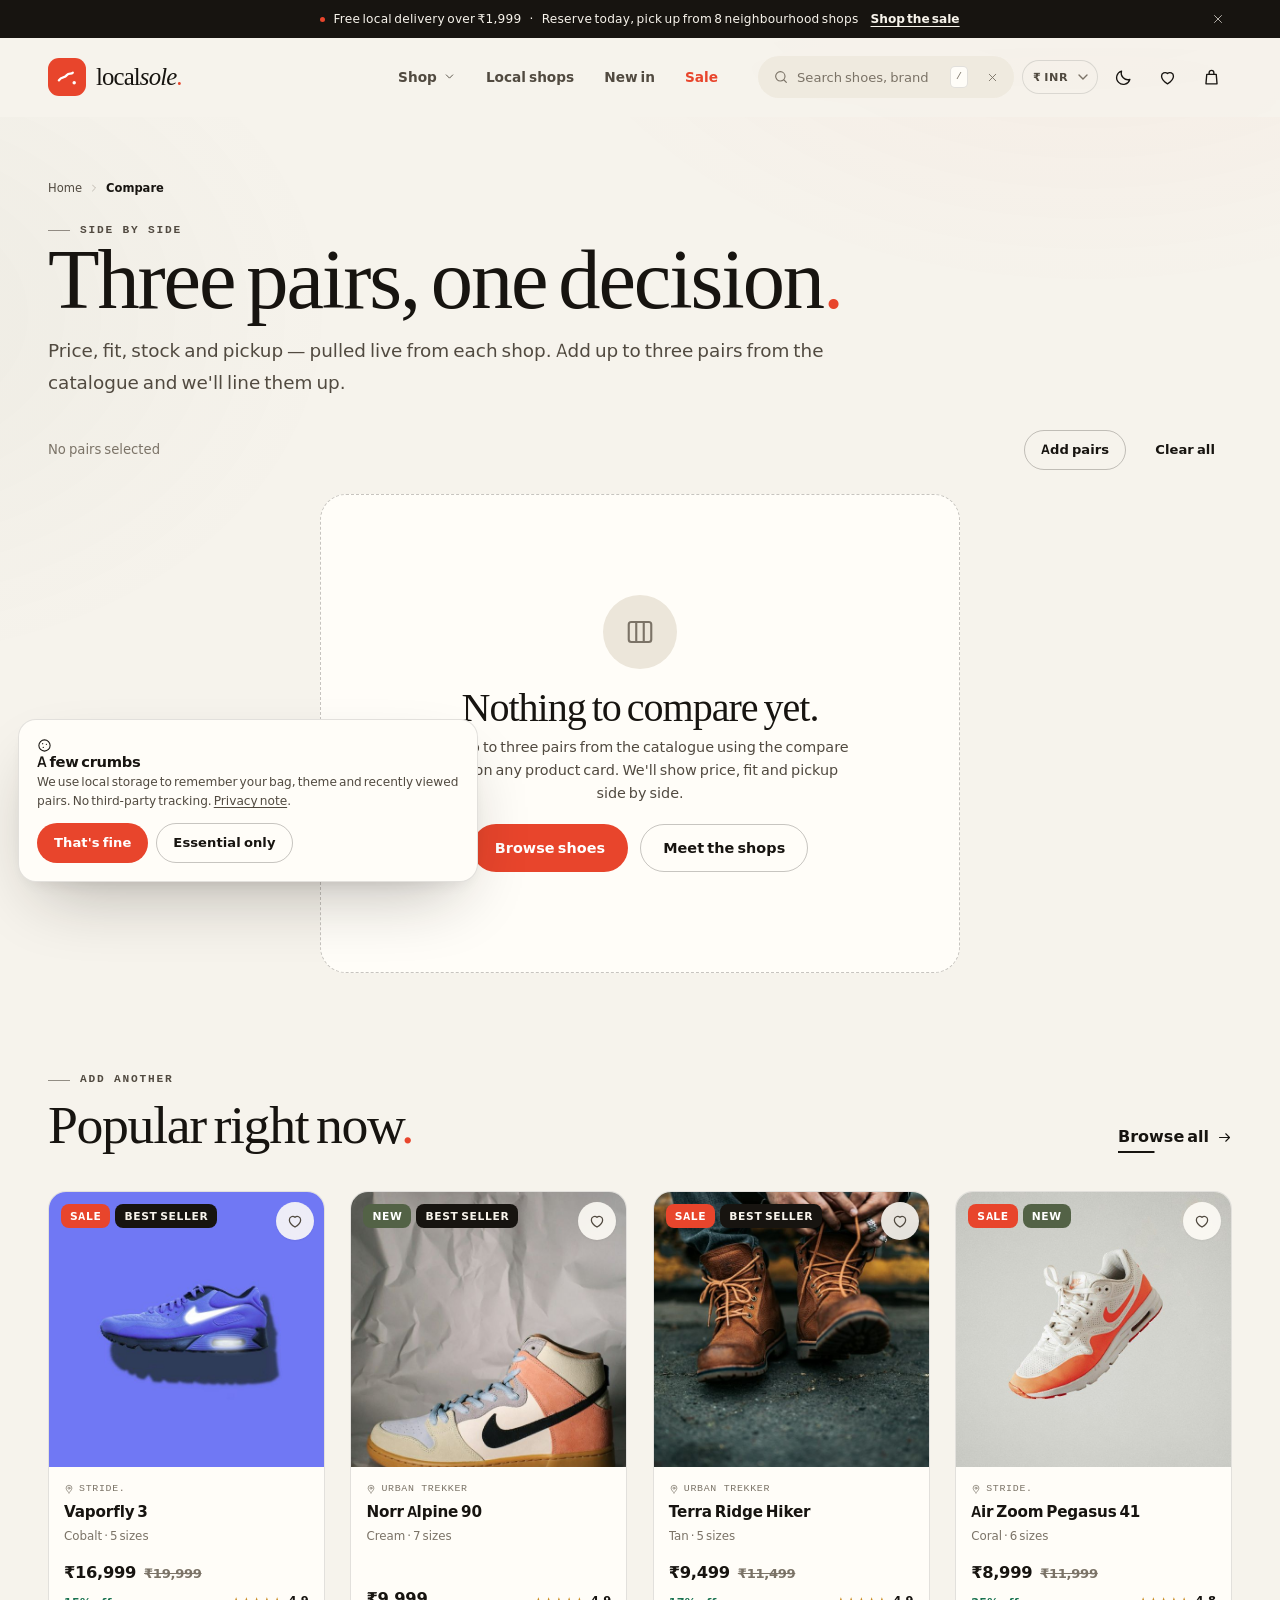
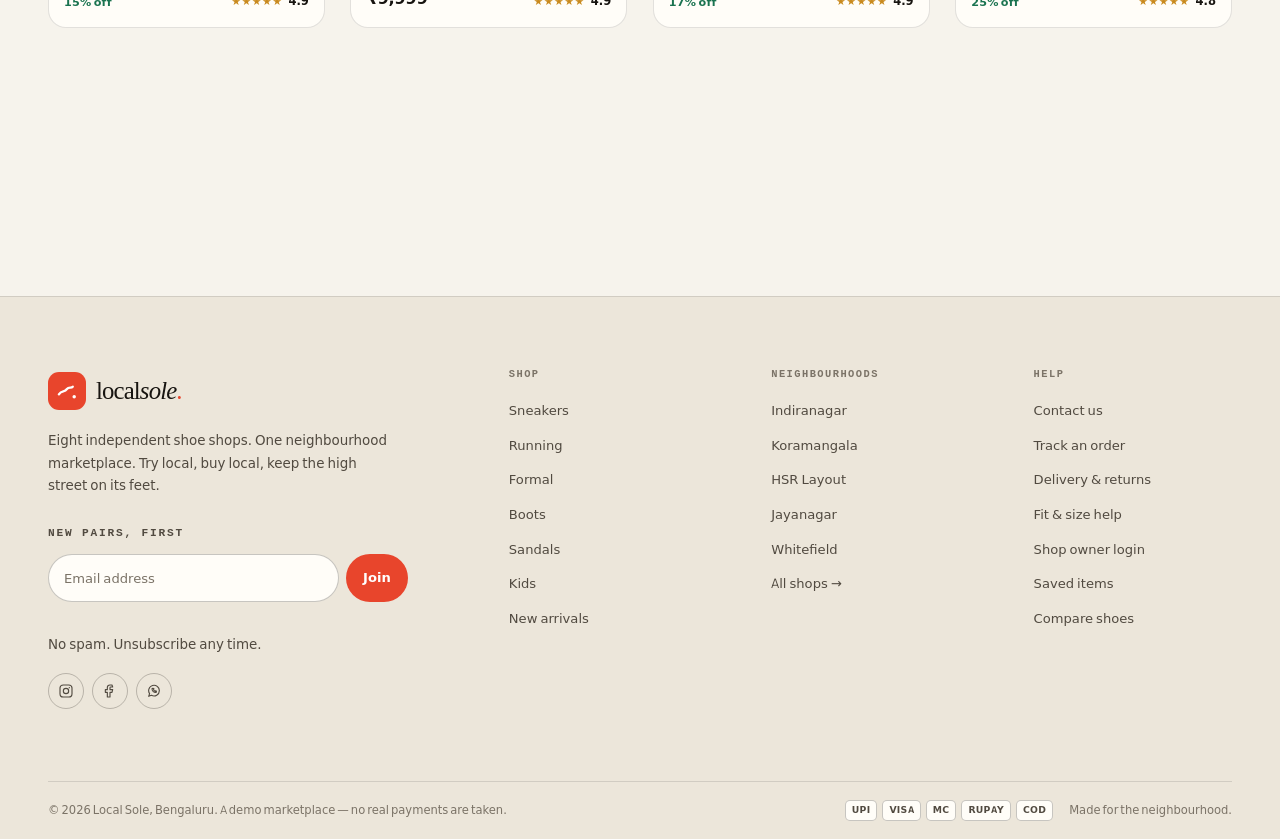
<file: compare.html>
<!DOCTYPE html>
<html lang="en-IN" data-theme="light">
<head>
  <meta charset="utf-8">
  <meta name="viewport" content="width=device-width, initial-scale=1">
  <title>Compare shoes — Local Sole</title>
  <meta name="description" content="Compare up to three pairs side by side: price at each shop, sizes in stock, ratings, materials and pickup options.">
  <meta name="theme-color" content="#f6f3ec">
  <meta name="color-scheme" content="light dark">
  <meta name="robots" content="noindex,follow">
  <link rel="canonical" href="https://localsole.in/compare.html">
  <link rel="icon" href="assets/images/icons/favicon.svg" type="image/svg+xml">
  <link rel="manifest" href="manifest.webmanifest">
  <meta property="og:type" content="website">
  <meta property="og:site_name" content="Local Sole">
  <meta property="og:title" content="Compare shoes — Local Sole">
  <meta property="og:description" content="Compare price, fit and pickup across local shops.">
  <meta property="og:image" content="https://localsole.in/assets/images/banners/og-default.jpg">
  <meta property="og:url" content="https://localsole.in/compare.html">
  <meta property="og:locale" content="en_IN">
  <meta name="twitter:card" content="summary_large_image">
  <link rel="preload" href="assets/fonts/instrument-serif-400.woff2" as="font" type="font/woff2" crossorigin>
  <link rel="preload" href="assets/fonts/manrope-200800.woff2" as="font" type="font/woff2" crossorigin>
  <link rel="stylesheet" href="css/base.css">
  <link rel="stylesheet" href="css/components.css">
  <link rel="stylesheet" href="css/pages.css">
  <link rel="stylesheet" href="css/animations.css">
  <script>
    (function () {
      try {
        var stored = localStorage.getItem("ls_theme_v1");
        var prefers = window.matchMedia && window.matchMedia("(prefers-color-scheme: dark)").matches;
        var theme = stored || (prefers ? "dark" : "light");
        document.documentElement.dataset.theme = theme === "dark" ? "dark" : "light";
      } catch (e) { /* theme falls back to light */ }
    })();
  </script>
</head>
<body data-page="compare">
  <a class="skip-link" href="#main">Skip to content</a>
  <div id="site-header"></div>

  <main id="main">
    <section class="account-header" aria-labelledby="compareTitle">
      <div class="container">
        <nav class="breadcrumbs" aria-label="Breadcrumb" style="padding-bottom:16px">
          <a href="index.html">Home</a>
          <span aria-hidden="true" data-icon="chevronRight" data-size="12"></span>
          <span aria-current="page">Compare</span>
        </nav>
        <span class="eyebrow">Side by side</span>
        <h1 class="display" id="compareTitle">Three pairs, one decision<span class="text-accent">.</span></h1>
        <p class="lede" style="max-width:60ch">Price, fit, stock and pickup — pulled live from each shop. Add up to three pairs from the catalogue and we'll line them up.</p>
      </div>
    </section>

    <div class="container compare-page">
      <div class="wishlist-toolbar">
        <span class="small muted" id="compareCount" role="status" aria-live="polite">Loading comparison…</span>
        <div class="row wrap">
          <a class="btn btn-outline btn-sm" href="products.html">Add pairs</a>
          <button class="btn btn-ghost btn-sm" type="button" id="clearCompare" hidden>Clear all</button>
        </div>
      </div>
      <div id="compareMount" aria-live="polite"></div>

      <section class="section" aria-labelledby="compareSuggestTitle">
        <div class="section-head">
          <div class="section-head-text">
            <span class="eyebrow">Add another</span>
            <h2 id="compareSuggestTitle">Popular right now<span class="text-accent">.</span></h2>
          </div>
          <a class="link-underline" href="products.html">Browse all <span data-icon="arrowRight" data-size="15"></span></a>
        </div>
        <div class="product-grid" id="compareSuggestions"></div>
      </section>
    </div>
  </main>

  <div id="site-footer"></div>

  <noscript>
    <div class="container section">
      <div class="empty-state">
        <h2>Compare needs JavaScript</h2>
        <p>Prices and stock are compared in your browser. Turn JavaScript on, or browse <a href="products.html">the full catalogue</a>.</p>
      </div>
    </div>
  </noscript>

  <script src="data/seed.js"></script>
  <script src="js/data.js"></script>
  <script src="js/ui.js"></script>
  <script src="js/cart.js"></script>
  <script src="js/search.js"></script>
  <script src="js/animations.js"></script>
  <script src="js/compare.js"></script>
  <script src="js/app.js"></script>
</body>
</html>
</file>
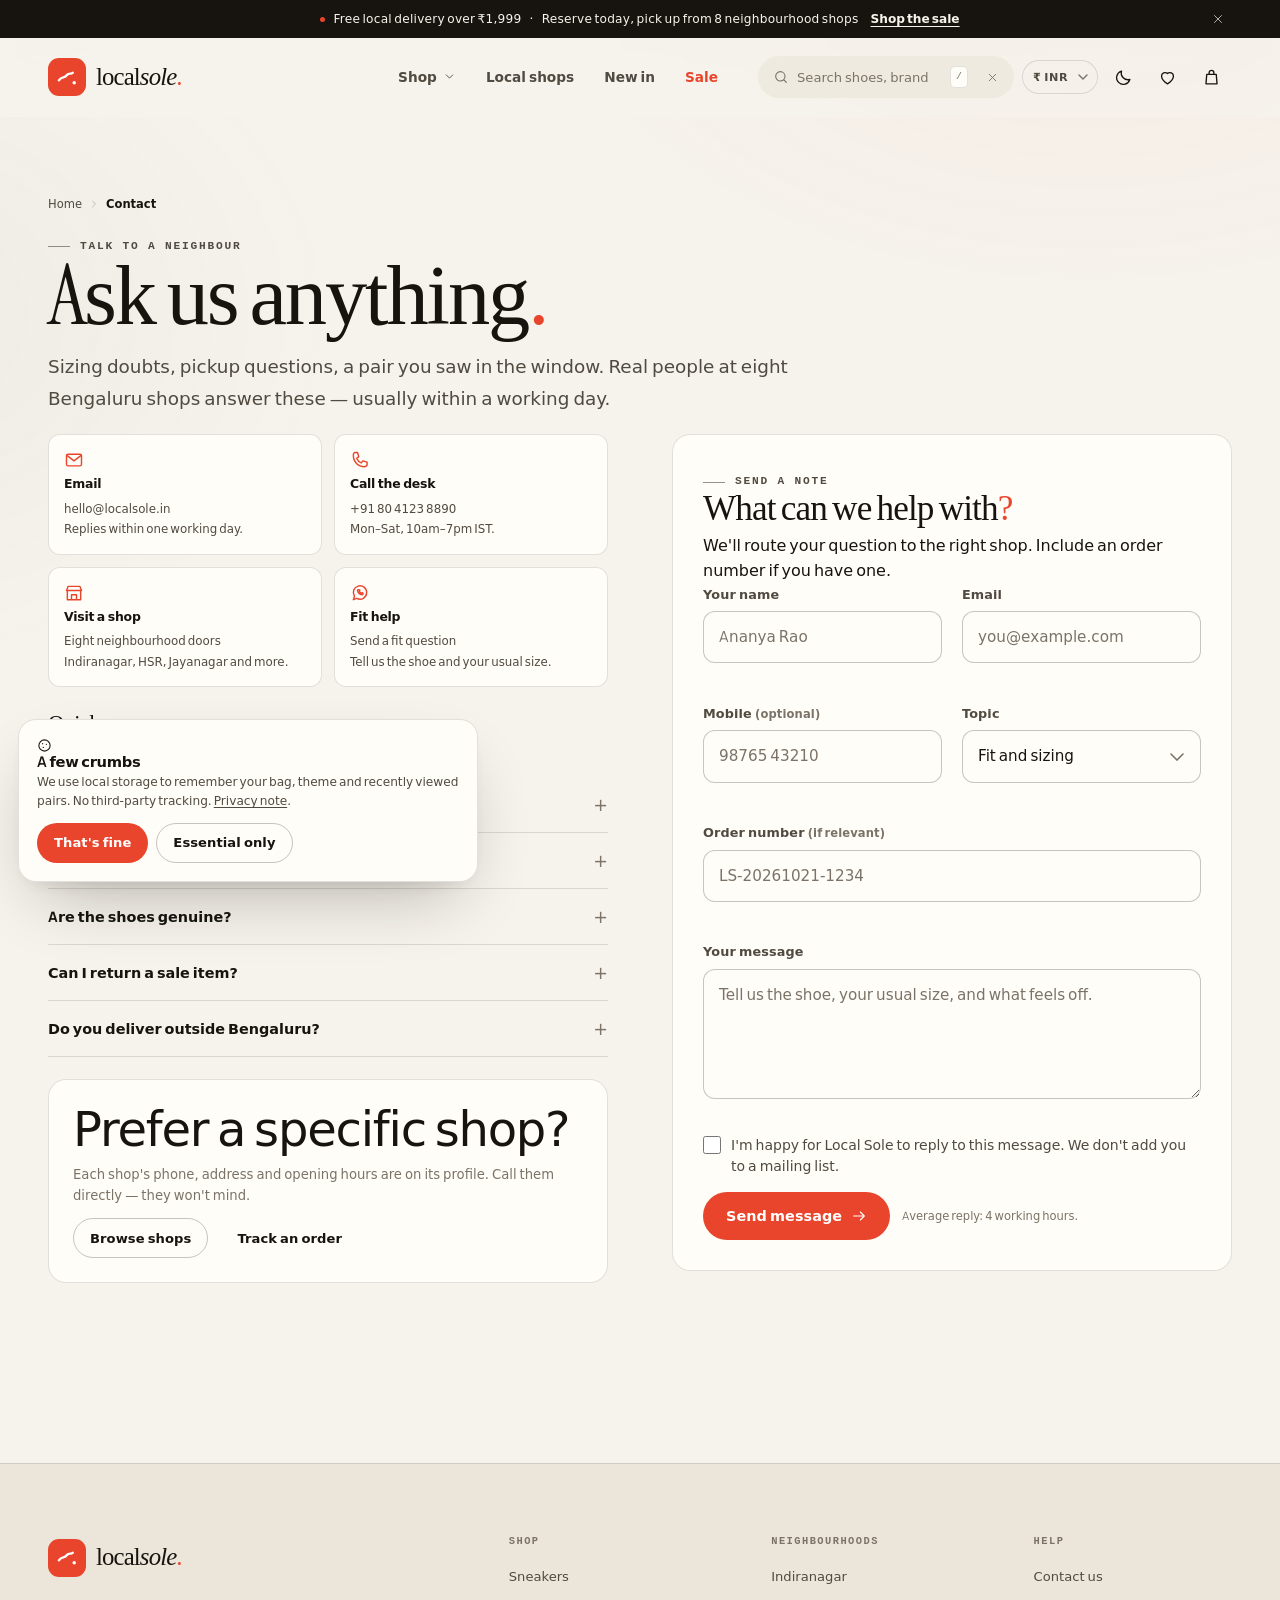
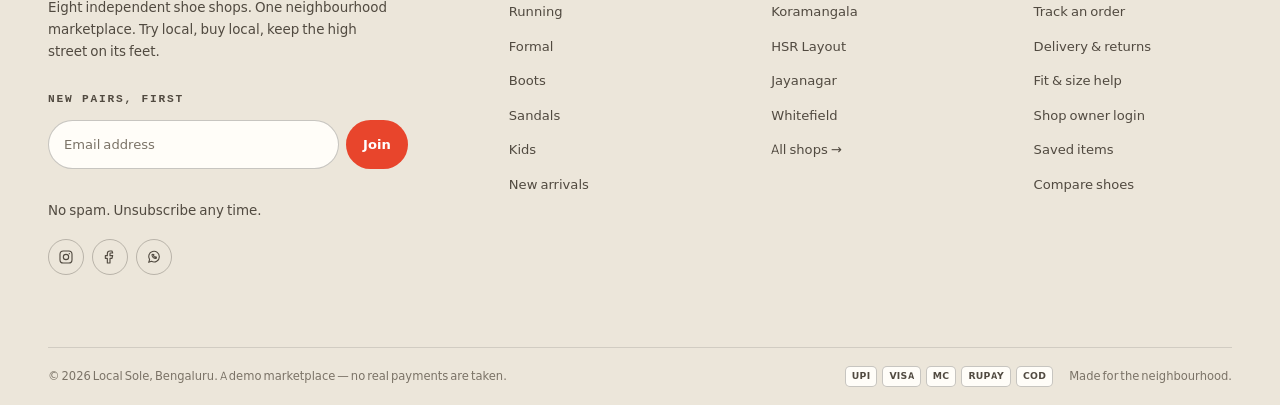
<file: contact.html>
<!DOCTYPE html>
<html lang="en-IN" data-theme="light">
<head>
  <meta charset="utf-8">
  <meta name="viewport" content="width=device-width, initial-scale=1">
  <title>Contact &amp; fit help — Local Sole</title>
  <meta name="description" content="Ask a fit question, check an order or talk to one of eight independent Bengaluru shoe shops. Real people, local answers.">
  <meta name="theme-color" content="#f6f3ec">
  <meta name="color-scheme" content="light dark">
  <link rel="canonical" href="https://localsole.in/contact.html">
  <link rel="icon" href="assets/images/icons/favicon.svg" type="image/svg+xml">
  <link rel="manifest" href="manifest.webmanifest">
  <meta property="og:type" content="website">
  <meta property="og:site_name" content="Local Sole">
  <meta property="og:title" content="Contact &amp; fit help — Local Sole">
  <meta property="og:description" content="Ask a fit question or talk to a local shop.">
  <meta property="og:image" content="https://localsole.in/assets/images/banners/og-default.jpg">
  <meta property="og:url" content="https://localsole.in/contact.html">
  <meta property="og:locale" content="en_IN">
  <meta name="twitter:card" content="summary_large_image">
  <link rel="preload" href="assets/fonts/instrument-serif-400.woff2" as="font" type="font/woff2" crossorigin>
  <link rel="preload" href="assets/fonts/manrope-200800.woff2" as="font" type="font/woff2" crossorigin>
  <link rel="stylesheet" href="css/base.css">
  <link rel="stylesheet" href="css/components.css">
  <link rel="stylesheet" href="css/pages.css">
  <link rel="stylesheet" href="css/animations.css">
  <script>
    (function () {
      try {
        var stored = localStorage.getItem("ls_theme_v1");
        var prefers = window.matchMedia && window.matchMedia("(prefers-color-scheme: dark)").matches;
        var theme = stored || (prefers ? "dark" : "light");
        document.documentElement.dataset.theme = theme === "dark" ? "dark" : "light";
      } catch (e) { /* theme falls back to light */ }
    })();
  </script>
  <script type="application/ld+json">
  {
    "@context": "https://schema.org",
    "@type": "ContactPage",
    "name": "Contact Local Sole",
    "url": "https://localsole.in/contact.html",
    "description": "Fit help, order support and shop contact details for Local Sole, Bengaluru.",
    "isPartOf": { "@type": "WebSite", "name": "Local Sole", "url": "https://localsole.in/" }
  }
  </script>
</head>
<body data-page="contact">
  <a class="skip-link" href="#main">Skip to content</a>
  <div id="site-header"></div>

  <main id="main">
    <section class="contact-hero" aria-labelledby="contactTitle">
      <div class="container">
        <nav class="breadcrumbs" aria-label="Breadcrumb" style="padding-bottom:16px">
          <a href="index.html">Home</a>
          <span aria-hidden="true" data-icon="chevronRight" data-size="12"></span>
          <span aria-current="page">Contact</span>
        </nav>
        <span class="eyebrow">Talk to a neighbour</span>
        <h1 class="display" id="contactTitle">Ask us anything<span class="text-accent">.</span></h1>
        <p class="lede" style="max-width:56ch">Sizing doubts, pickup questions, a pair you saw in the window. Real people at eight Bengaluru shops answer these — usually within a working day.</p>
      </div>
    </section>

    <div class="container contact-grid">
      <aside class="contact-aside" aria-label="Ways to reach us">
        <div class="contact-cards">
          <div class="contact-card">
            <span data-icon="mail" data-size="20"></span>
            <h3>Email</h3>
            <a href="mailto:hello@localsole.in">hello@localsole.in</a>
            <p>Replies within one working day.</p>
          </div>
          <div class="contact-card">
            <span data-icon="phone" data-size="20"></span>
            <h3>Call the desk</h3>
            <a href="tel:+918041238890">+91 80 4123 8890</a>
            <p>Mon–Sat, 10am–7pm IST.</p>
          </div>
          <div class="contact-card">
            <span data-icon="store" data-size="20"></span>
            <h3>Visit a shop</h3>
            <a href="shops.html">Eight neighbourhood doors</a>
            <p>Indiranagar, HSR, Jayanagar and more.</p>
          </div>
          <div class="contact-card">
            <span data-icon="whatsapp" data-size="20"></span>
            <h3>Fit help</h3>
            <a href="#contactForm">Send a fit question</a>
            <p>Tell us the shoe and your usual size.</p>
          </div>
        </div>

        <div class="contact-faq">
          <h2 style="font-size:1.4rem;margin-bottom:6px">Quick answers</h2>
          <p class="small muted" style="margin-bottom:14px">The things people ask before their first order.</p>
          <details class="accordion-item">
            <summary>How does same-day pickup work?</summary>
            <div class="accordion-body"><p>Choose <strong>Collect from shop</strong> at checkout. The shop pulls your pair, checks it and messages you when it's ready — usually 20–60 minutes. Bring your order number and a photo ID.</p></div>
          </details>
          <details class="accordion-item">
            <summary>What if the size is wrong?</summary>
            <div class="accordion-body"><p>Every shop offers a 30-day exchange on unworn pairs in the original box. Walk in with your receipt for the quickest swap, or contact us and we'll arrange a pickup.</p></div>
          </details>
          <details class="accordion-item">
            <summary>Are the shoes genuine?</summary>
            <div class="accordion-body"><p>Yes. Every pair is stock held by a named shop, inspected before dispatch. We don't run a warehouse or a drop-ship operation.</p></div>
          </details>
          <details class="accordion-item">
            <summary>Can I return a sale item?</summary>
            <div class="accordion-body"><p>Sale items are exchange-only, unless they arrive damaged or incorrect. Fit advice is always free — ask before you buy if you're between sizes.</p></div>
          </details>
          <details class="accordion-item">
            <summary>Do you deliver outside Bengaluru?</summary>
            <div class="accordion-body"><p>Yes, by courier in 2–5 working days. Pickup and same-day delivery are limited to serviceable Bengaluru pincodes.</p></div>
          </details>
        </div>

        <div class="confirmation-card" style="margin-top:22px">
          <h2>Prefer a specific shop?</h2>
          <p class="small muted">Each shop's phone, address and opening hours are on its profile. Call them directly — they won't mind.</p>
          <div class="row wrap mt-3">
            <a class="btn btn-outline btn-sm" href="shops.html">Browse shops</a>
            <a class="btn btn-ghost btn-sm" href="account.html#orders">Track an order</a>
          </div>
        </div>
      </aside>

      <div class="contact-form-card">
        <div id="contactFormMount">
          <span class="eyebrow">Send a note</span>
          <h2>What can we help with<span class="text-accent">?</span></h2>
          <p>We'll route your question to the right shop. Include an order number if you have one.</p>
          <form id="contactForm" novalidate>
            <div class="form-grid">
              <div class="field">
                <label for="contactName">Your name</label>
                <input class="input" id="contactName" name="name" autocomplete="name" placeholder="Ananya Rao" required>
                <span class="field-error" id="contactName-error" role="alert"></span>
              </div>
              <div class="field">
                <label for="contactEmail">Email</label>
                <input class="input" id="contactEmail" name="email" type="email" autocomplete="email" placeholder="you@example.com" required>
                <span class="field-error" id="contactEmail-error" role="alert"></span>
              </div>
              <div class="field">
                <label for="contactPhone">Mobile <span class="tiny muted">(optional)</span></label>
                <input class="input" id="contactPhone" name="phone" type="tel" autocomplete="tel" placeholder="98765 43210">
                <span class="field-error" id="contactPhone-error" role="alert"></span>
              </div>
              <div class="field">
                <label for="contactTopic">Topic</label>
                <select class="select" id="contactTopic" name="topic">
                  <option value="fit">Fit and sizing</option>
                  <option value="order">An existing order</option>
                  <option value="pickup">Pickup or delivery</option>
                  <option value="return">Exchange or return</option>
                  <option value="shop">Becoming a stockist</option>
                  <option value="other">Something else</option>
                </select>
              </div>
              <div class="field span-2">
                <label for="contactOrder">Order number <span class="tiny muted">(if relevant)</span></label>
                <input class="input" id="contactOrder" name="order" placeholder="LS-20261021-1234" autocomplete="off">
                <span class="field-error" id="contactOrder-error" role="alert"></span>
              </div>
              <div class="field span-2">
                <label for="contactMessage">Your message</label>
                <textarea class="textarea" id="contactMessage" name="message" placeholder="Tell us the shoe, your usual size, and what feels off." required></textarea>
                <span class="field-error" id="contactMessage-error" role="alert"></span>
              </div>
            </div>
            <label class="checkbox mt-4">
              <input type="checkbox" id="contactConsent" name="consent" required>
              <span>I'm happy for Local Sole to reply to this message. We don't add you to a mailing list.</span>
            </label>
            <span class="field-error" id="contactConsent-error" role="alert"></span>
            <div class="row mt-4" style="align-items:center">
              <button class="btn btn-primary" type="submit">Send message <span data-icon="arrowRight" data-size="16"></span></button>
              <span class="tiny muted">Average reply: 4 working hours.</span>
            </div>
          </form>
        </div>
        <div id="contactSuccess" hidden></div>
      </div>
    </div>
  </main>

  <div id="site-footer"></div>

  <noscript>
    <div class="container section">
      <div class="empty-state">
        <h2>The form needs JavaScript</h2>
        <p>Email <a href="mailto:hello@localsole.in">hello@localsole.in</a> or call <a href="tel:+918041238890">+91 80 4123 8890</a> and we'll help directly.</p>
      </div>
    </div>
  </noscript>

  <script src="data/seed.js"></script>
  <script src="js/data.js"></script>
  <script src="js/ui.js"></script>
  <script src="js/cart.js"></script>
  <script src="js/search.js"></script>
  <script src="js/animations.js"></script>
  <script src="js/contact.js"></script>
  <script src="js/app.js"></script>
</body>
</html>
</file>
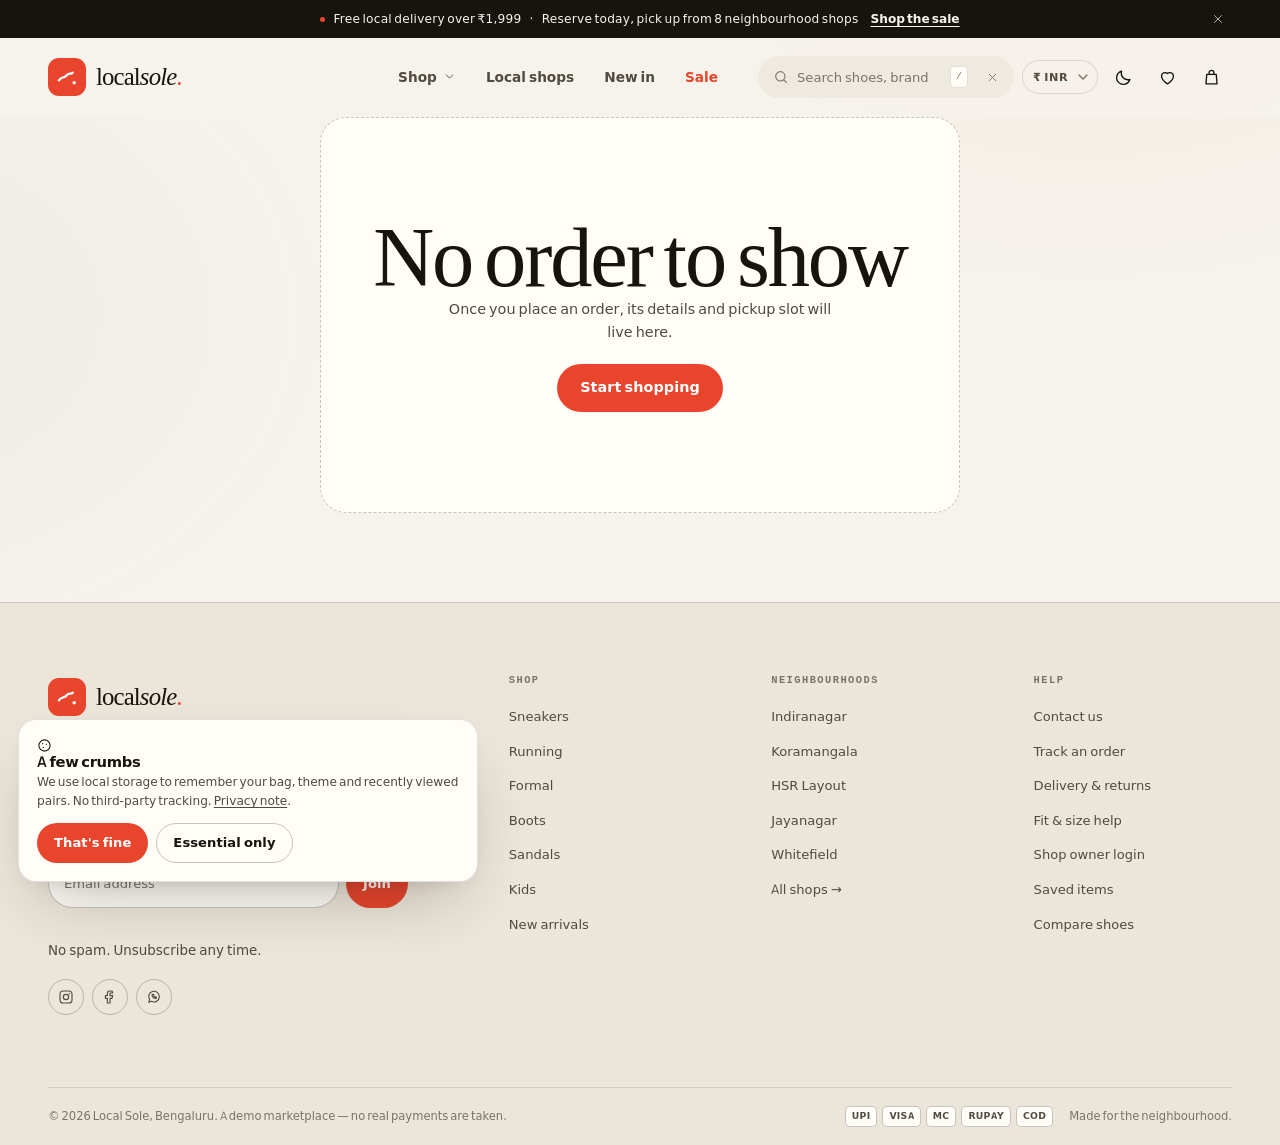
<file: order-confirmation.html>
<!DOCTYPE html>
<html lang="en-IN" data-theme="light">
<head>
  <meta charset="utf-8">
  <meta name="viewport" content="width=device-width, initial-scale=1">
  <title>Order confirmed — Local Sole</title>
  <meta name="description" content="Your Local Sole order is confirmed. See pickup details, delivery tracking and what happens next.">
  <meta name="theme-color" content="#f6f3ec">
  <meta name="color-scheme" content="light dark">
  <meta name="robots" content="noindex,nofollow">
  <link rel="canonical" href="https://localsole.in/order-confirmation.html">
  <link rel="icon" href="assets/images/icons/favicon.svg" type="image/svg+xml">
  <link rel="manifest" href="manifest.webmanifest">
  <meta property="og:type" content="website">
  <meta property="og:site_name" content="Local Sole">
  <meta property="og:title" content="Order confirmed — Local Sole">
  <meta property="og:description" content="Your neighbourhood shop has your order.">
  <meta property="og:image" content="https://localsole.in/assets/images/banners/og-default.jpg">
  <meta property="og:url" content="https://localsole.in/order-confirmation.html">
  <meta property="og:locale" content="en_IN">
  <meta name="twitter:card" content="summary_large_image">
  <link rel="preload" href="assets/fonts/instrument-serif-400.woff2" as="font" type="font/woff2" crossorigin>
  <link rel="preload" href="assets/fonts/manrope-200800.woff2" as="font" type="font/woff2" crossorigin>
  <link rel="stylesheet" href="css/base.css">
  <link rel="stylesheet" href="css/components.css">
  <link rel="stylesheet" href="css/pages.css">
  <link rel="stylesheet" href="css/animations.css">
  <script>
    (function () {
      try {
        var stored = localStorage.getItem("ls_theme_v1");
        var prefers = window.matchMedia && window.matchMedia("(prefers-color-scheme: dark)").matches;
        var theme = stored || (prefers ? "dark" : "light");
        document.documentElement.dataset.theme = theme === "dark" ? "dark" : "light";
      } catch (e) { /* theme falls back to light */ }
    })();
  </script>
</head>
<body data-page="confirmation">
  <a class="skip-link" href="#main">Skip to content</a>
  <div id="site-header"></div>

  <main id="main">
    <div id="orderConfirmation" aria-live="polite"></div>
  </main>

  <div id="site-footer"></div>

  <noscript>
    <div class="container section">
      <div class="empty-state">
        <h2>Your order details need JavaScript</h2>
        <p>Order confirmations are kept in your browser. Turn JavaScript on, or call the shop you ordered from via <a href="shops.html">the shops page</a>.</p>
      </div>
    </div>
  </noscript>

  <script src="data/seed.js"></script>
  <script src="js/data.js"></script>
  <script src="js/ui.js"></script>
  <script src="js/cart.js"></script>
  <script src="js/search.js"></script>
  <script src="js/animations.js"></script>
  <script src="js/checkout.js"></script>
  <script src="js/app.js"></script>
</body>
</html>
</file>
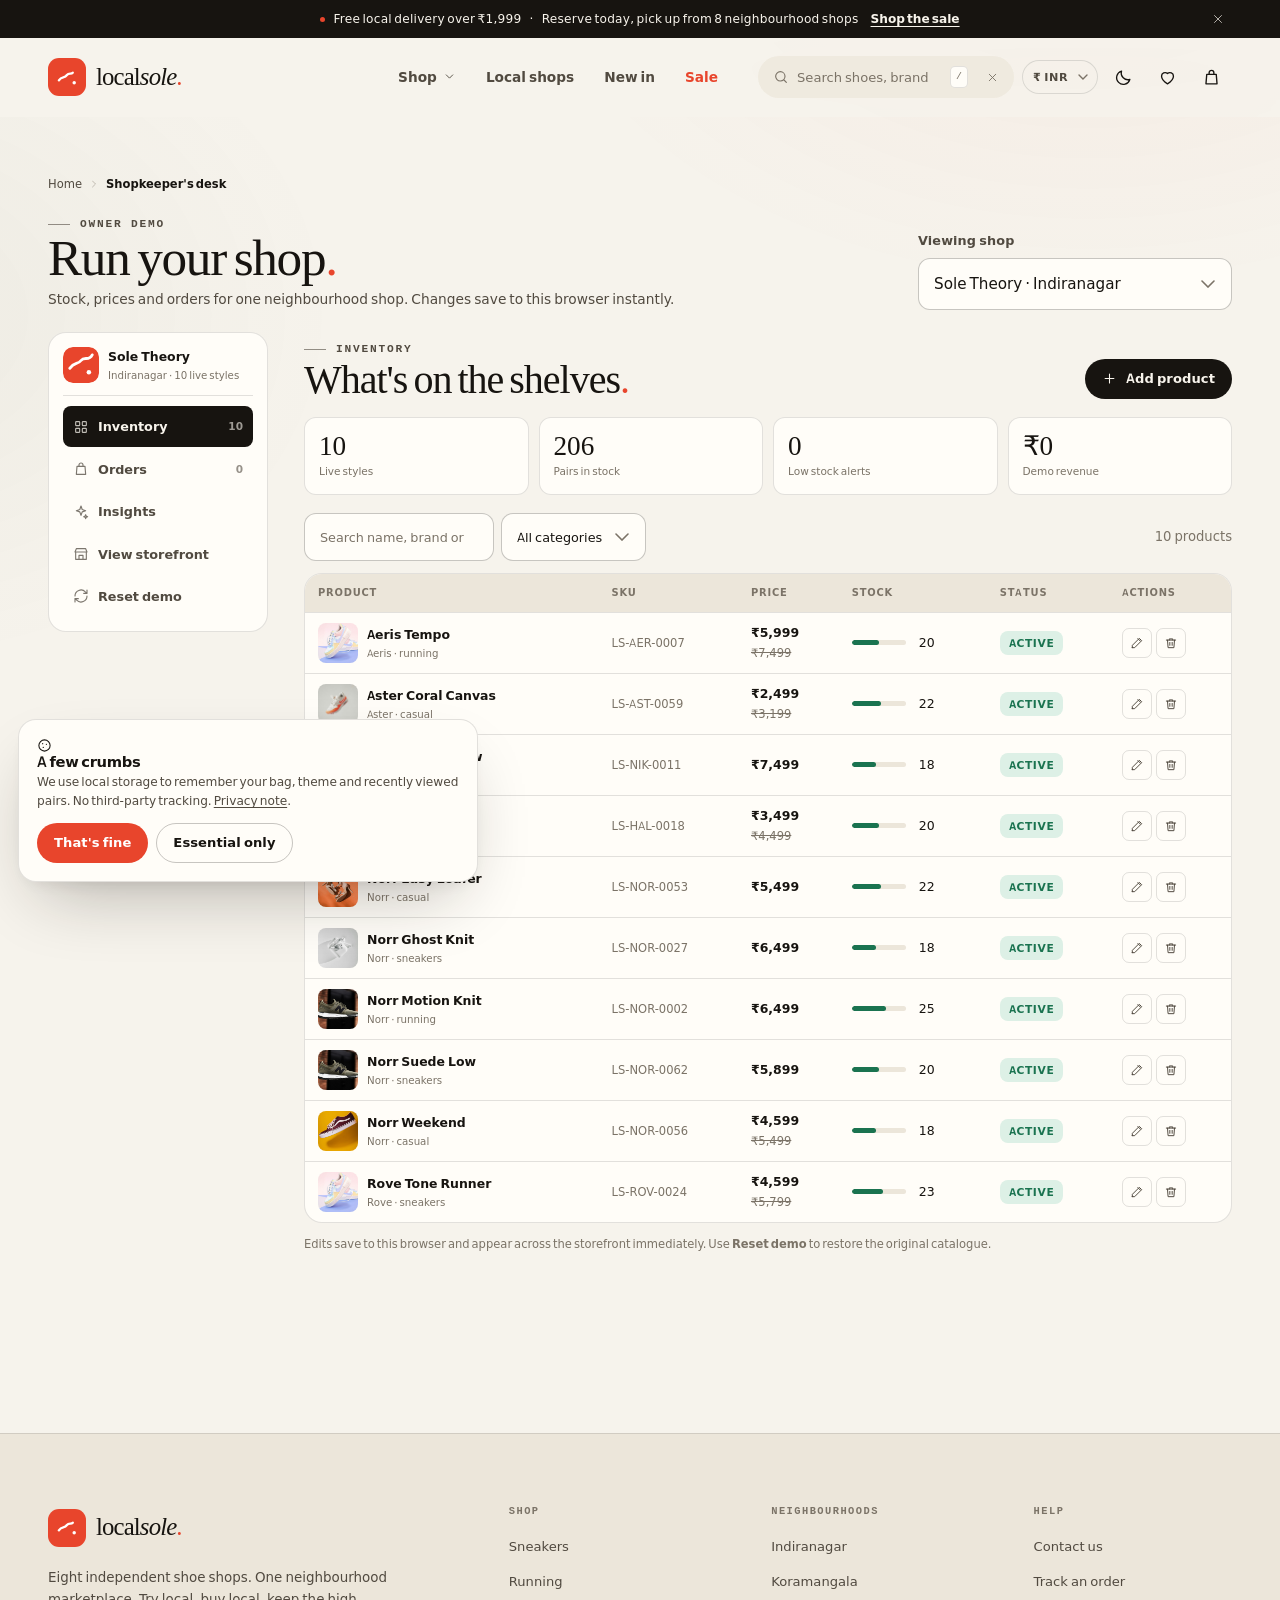
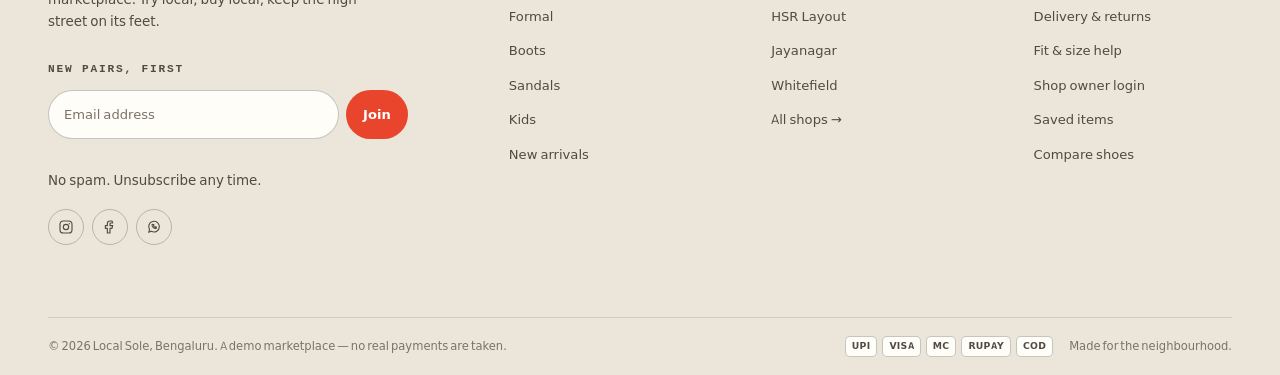
<file: owner.html>
<!DOCTYPE html>
<html lang="en-IN" data-theme="light">
<head>
  <meta charset="utf-8">
  <meta name="viewport" content="width=device-width, initial-scale=1">
  <title>Shopkeeper's desk — Local Sole</title>
  <meta name="description" content="Manage a Local Sole shop: stock, prices, product listings and orders from one quiet dashboard.">
  <meta name="theme-color" content="#f6f3ec">
  <meta name="color-scheme" content="light dark">
  <meta name="robots" content="noindex,nofollow">
  <link rel="canonical" href="https://localsole.in/owner.html">
  <link rel="icon" href="assets/images/icons/favicon.svg" type="image/svg+xml">
  <link rel="manifest" href="manifest.webmanifest">
  <meta property="og:type" content="website">
  <meta property="og:site_name" content="Local Sole">
  <meta property="og:title" content="Shopkeeper's desk — Local Sole">
  <meta property="og:description" content="Stock, prices and orders for one Local Sole shop.">
  <meta property="og:image" content="https://localsole.in/assets/images/banners/og-default.jpg">
  <meta property="og:url" content="https://localsole.in/owner.html">
  <meta property="og:locale" content="en_IN">
  <meta name="twitter:card" content="summary_large_image">
  <link rel="stylesheet" href="css/base.css">
  <link rel="stylesheet" href="css/components.css">
  <link rel="stylesheet" href="css/pages.css">
  <link rel="stylesheet" href="css/animations.css">
  <script>
    (function () {
      try {
        var stored = localStorage.getItem("ls_theme_v1");
        var prefers = window.matchMedia && window.matchMedia("(prefers-color-scheme: dark)").matches;
        var theme = stored || (prefers ? "dark" : "light");
        document.documentElement.dataset.theme = theme === "dark" ? "dark" : "light";
      } catch (e) { /* theme falls back to light */ }
    })();
  </script>
</head>
<body data-page="owner">
  <a class="skip-link" href="#main">Skip to content</a>
  <div id="site-header"></div>

  <main id="main">
    <div class="container owner-hero">
      <div>
        <nav class="breadcrumbs" aria-label="Breadcrumb" style="padding-bottom:14px">
          <a href="index.html">Home</a>
          <span aria-hidden="true" data-icon="chevronRight" data-size="12"></span>
          <span aria-current="page">Shopkeeper's desk</span>
        </nav>
        <span class="eyebrow">Owner demo</span>
        <h1 class="display">Run your shop<span class="text-accent">.</span></h1>
        <p>Stock, prices and orders for one neighbourhood shop. Changes save to this browser instantly.</p>
      </div>
      <div class="field" style="min-width:250px">
        <label for="ownerShopSelect">Viewing shop</label>
        <select class="select" id="ownerShopSelect"></select>
      </div>
    </div>

    <div class="container owner-layout">
      <aside class="owner-sidebar" aria-label="Dashboard navigation">
        <div class="owner-shop" id="ownerShopCard"></div>
        <nav class="account-nav" id="ownerNav"></nav>
      </aside>
      <div class="account-main" id="ownerMain" aria-live="polite"></div>
    </div>
  </main>

  <div id="site-footer"></div>

  <noscript>
    <div class="container section">
      <div class="empty-state">
        <h2>The dashboard needs JavaScript</h2>
        <p>Stock edits are kept in your browser. Turn JavaScript on to manage products, or <a href="shops.html">browse the shops</a>.</p>
      </div>
    </div>
  </noscript>

  <script src="data/seed.js"></script>
  <script src="js/data.js"></script>
  <script src="js/ui.js"></script>
  <script src="js/cart.js"></script>
  <script src="js/search.js"></script>
  <script src="js/animations.js"></script>
  <script src="js/owner.js"></script>
  <script src="js/app.js"></script>
</body>
</html>
</file>
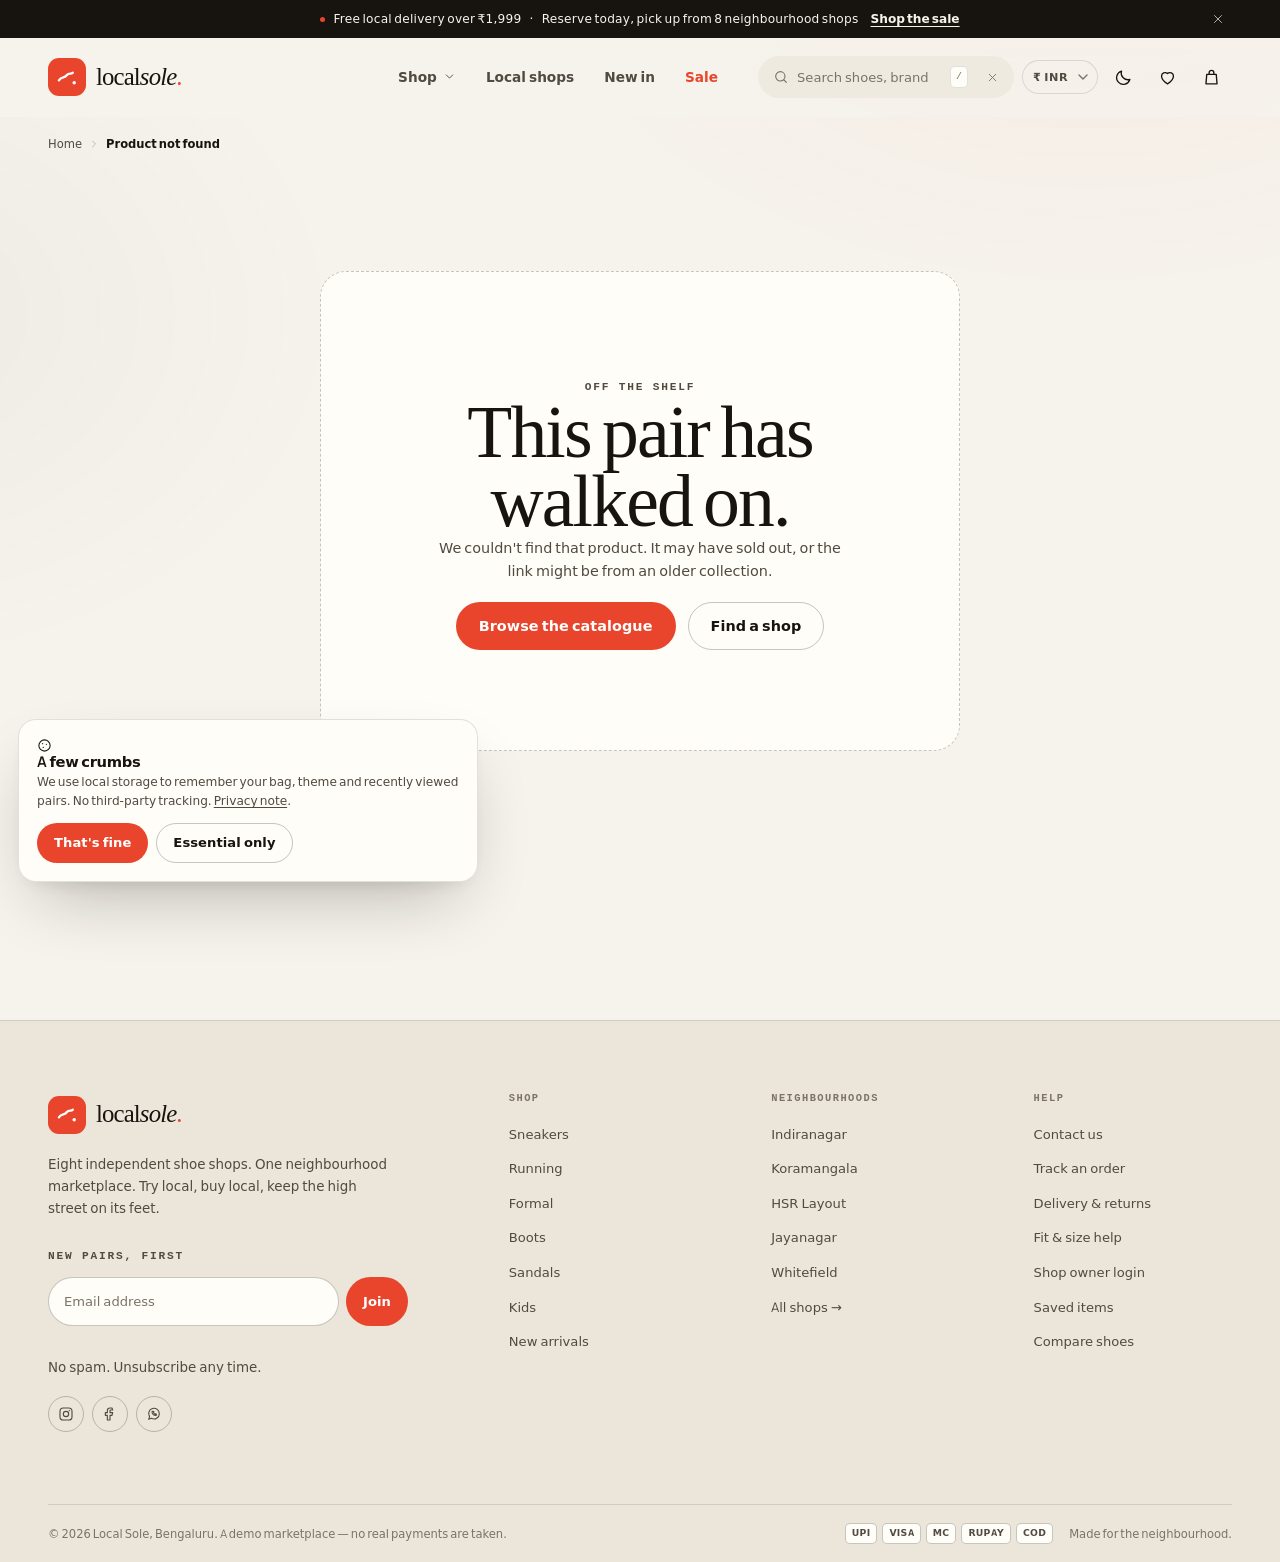
<file: product.html>
<!DOCTYPE html>
<html lang="en-IN" data-theme="light">
<head>
  <meta charset="utf-8">
  <meta name="viewport" content="width=device-width, initial-scale=1">
  <title>Product — Local Sole</title>
  <meta name="description" content="Shop local. Every pair at Local Sole comes from an independent Bengaluru shoe shop, with real stock counts and same-day pickup.">
  <meta name="theme-color" content="#f6f3ec">
  <meta name="color-scheme" content="light dark">
  <link rel="canonical" href="https://localsole.in/product.html">
  <link rel="icon" href="assets/images/icons/favicon.svg" type="image/svg+xml">
  <link rel="manifest" href="manifest.webmanifest">
  <meta property="og:type" content="product">
  <meta property="og:site_name" content="Local Sole">
  <meta property="og:title" content="Product — Local Sole">
  <meta property="og:description" content="Genuine stock from an independent Bengaluru shoe shop.">
  <meta property="og:image" content="https://localsole.in/assets/images/banners/og-default.jpg">
  <meta property="og:url" content="https://localsole.in/product.html">
  <meta property="og:locale" content="en_IN">
  <meta name="twitter:card" content="summary_large_image">
  <meta name="twitter:title" content="Product — Local Sole">
  <meta name="twitter:description" content="Genuine stock from an independent Bengaluru shoe shop.">
  <meta name="twitter:image" content="https://localsole.in/assets/images/banners/og-default.jpg">
  <link rel="preload" href="assets/fonts/instrument-serif-400.woff2" as="font" type="font/woff2" crossorigin>
  <link rel="preload" href="assets/fonts/manrope-200800.woff2" as="font" type="font/woff2" crossorigin>
  <link rel="stylesheet" href="css/base.css">
  <link rel="stylesheet" href="css/components.css">
  <link rel="stylesheet" href="css/pages.css">
  <link rel="stylesheet" href="css/animations.css">
  <script>
    (function () {
      try {
        var stored = localStorage.getItem("ls_theme_v1");
        var prefers = window.matchMedia && window.matchMedia("(prefers-color-scheme: dark)").matches;
        var theme = stored || (prefers ? "dark" : "light");
        document.documentElement.dataset.theme = theme === "dark" ? "dark" : "light";
      } catch (e) { /* theme falls back to light */ }
    })();
  </script>
</head>
<body data-page="product">
  <a class="skip-link" href="#main">Skip to content</a>
  <div id="site-header"></div>

  <main id="main">
    <div class="container">
      <nav class="breadcrumbs" id="pdpBreadcrumbs" aria-label="Breadcrumb">
        <a href="index.html">Home</a>
        <span aria-hidden="true" data-icon="chevronRight" data-size="12"></span>
        <a href="products.html">All shoes</a>
        <span aria-hidden="true" data-icon="chevronRight" data-size="12"></span>
        <span aria-current="page">Product</span>
      </nav>
    </div>

    <section class="pdp">
      <div class="container">
        <div class="pdp-grid">
          <div class="gallery" id="productGallery" aria-label="Product images"></div>
          <div class="product-info" id="productInfo"></div>
        </div>
        <div class="pdp-sections" id="pdpSections"></div>
        <section class="reviews" id="productReviews" aria-labelledby="reviewsTitle"></section>
        <section class="section" id="productRecommendations" aria-labelledby="recommendTitle" hidden>
          <div class="section-head">
            <div class="section-head-text">
              <span class="eyebrow">Keep looking</span>
              <h2 id="recommendTitle">Pairs that share a shelf<span class="text-accent">.</span></h2>
            </div>
            <a class="link-underline" href="products.html">Browse all styles <span data-icon="arrowRight" data-size="15"></span></a>
          </div>
          <div class="product-grid" id="recommendGrid"></div>
        </section>
      </div>
    </section>
  </main>

  <div id="site-footer"></div>

  <div class="sticky-buy" id="stickyBuy" aria-label="Quick add to bag"></div>
  <script type="application/ld+json" id="pdpJsonLd"></script>

  <noscript>
    <div class="container section">
      <div class="empty-state">
        <h2>This pair needs JavaScript</h2>
        <p>Product galleries, sizes and stock run in your browser. Call the shop directly from <a href="shops.html">our shops page</a> if you'd rather talk to someone.</p>
      </div>
    </div>
  </noscript>

  <script src="data/seed.js"></script>
  <script src="js/data.js"></script>
  <script src="js/ui.js"></script>
  <script src="js/cart.js"></script>
  <script src="js/search.js"></script>
  <script src="js/animations.js"></script>
  <script src="js/product.js"></script>
  <script src="js/app.js"></script>
</body>
</html>
</file>
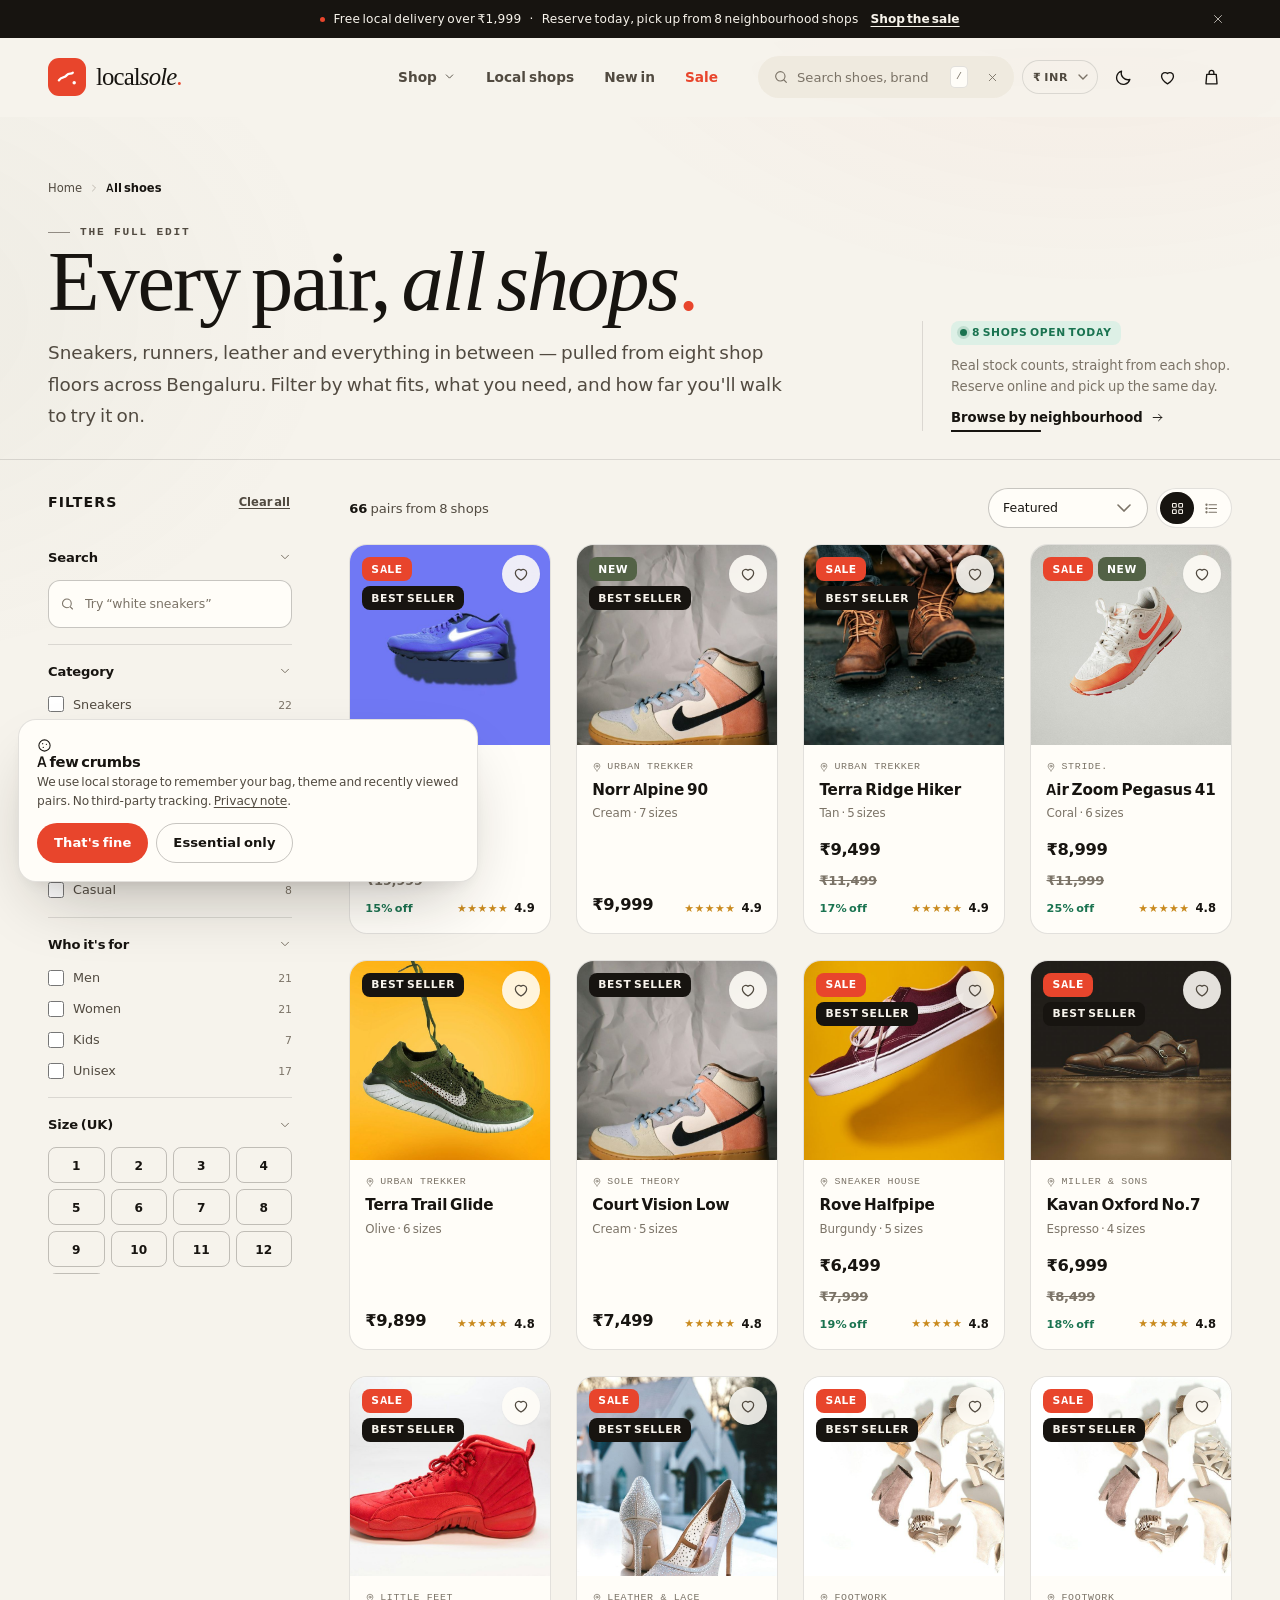
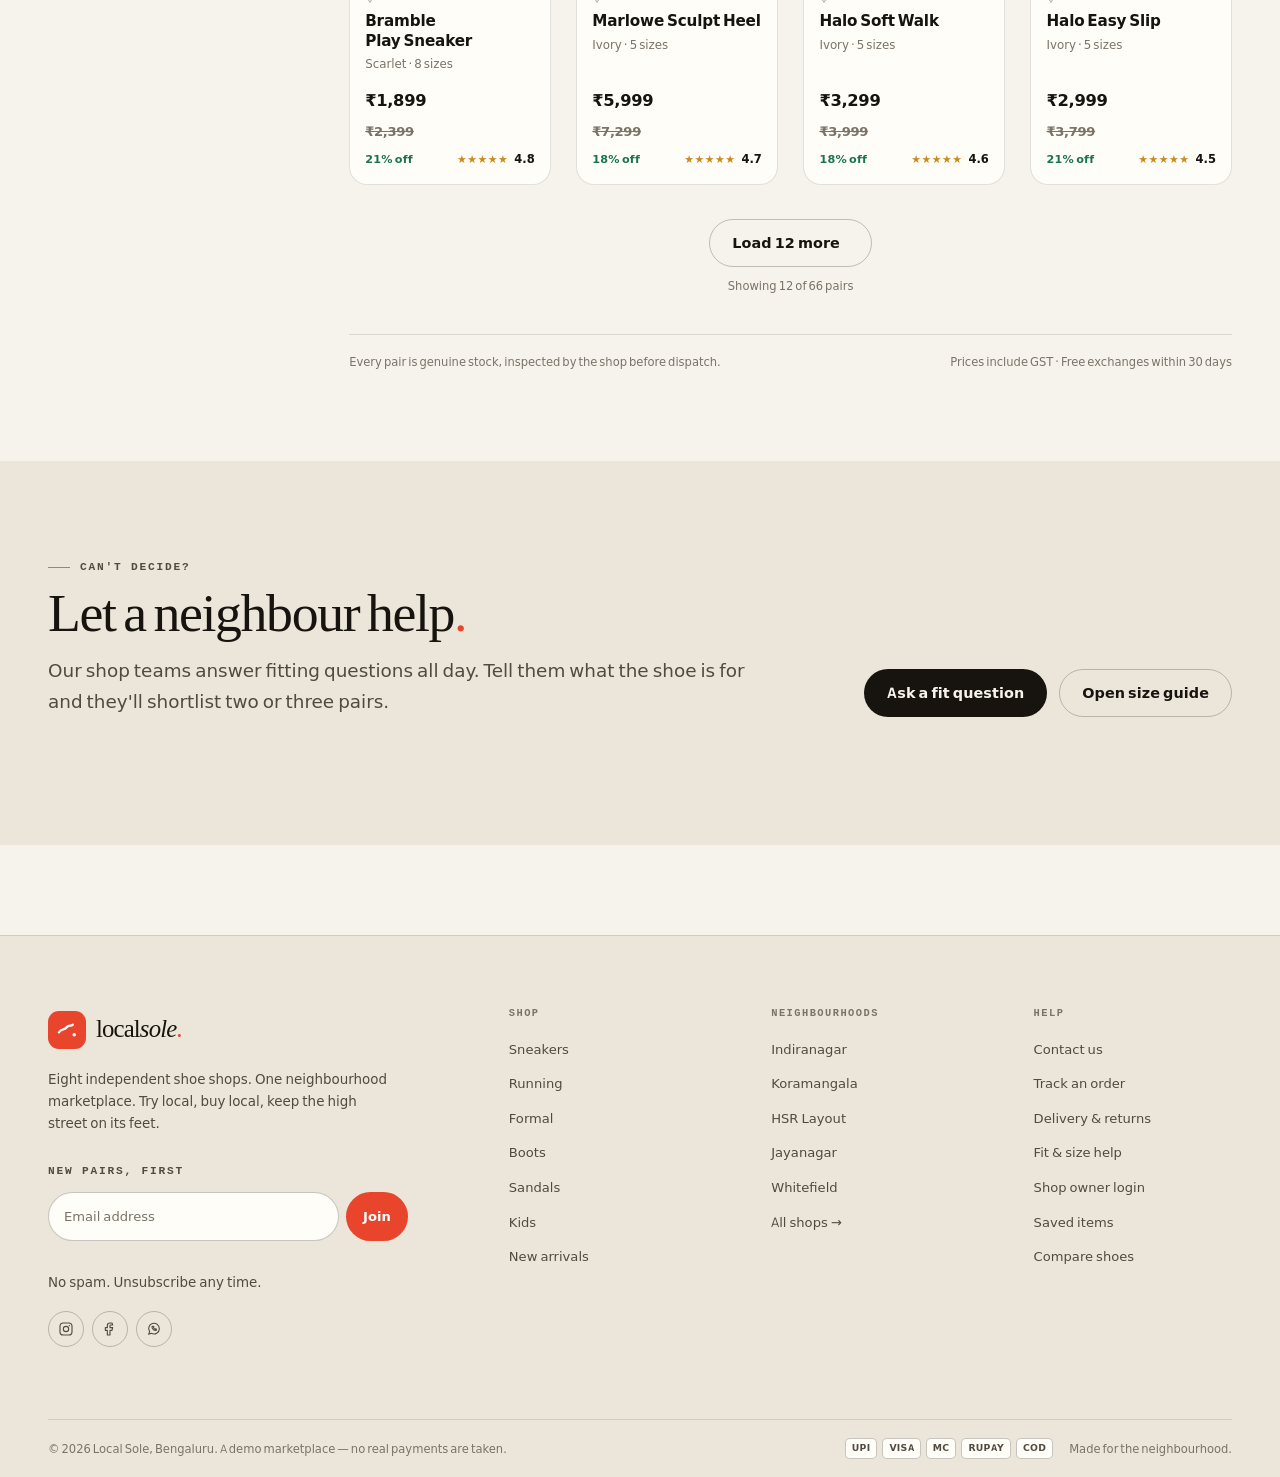
<file: products.html>
<!DOCTYPE html>
<html lang="en-IN" data-theme="light">
<head>
  <meta charset="utf-8">
  <meta name="viewport" content="width=device-width, initial-scale=1">
  <title>Shop all shoes — 66 local styles | Local Sole</title>
  <meta name="description" content="Browse every pair from eight independent Bengaluru shoe shops. Filter sneakers, running, formal, boots, sandals and kids' styles by size, colour, brand, price and neighbourhood.">
  <meta name="theme-color" content="#f6f3ec">
  <meta name="color-scheme" content="light dark">
  <link rel="canonical" href="https://localsole.in/products.html">
  <link rel="icon" href="assets/images/icons/favicon.svg" type="image/svg+xml">
  <link rel="manifest" href="manifest.webmanifest">
  <meta property="og:type" content="website">
  <meta property="og:site_name" content="Local Sole">
  <meta property="og:title" content="Shop all shoes — Local Sole">
  <meta property="og:description" content="66 curated styles from eight independent Bengaluru shoe shops. Filter by size, colour, price and neighbourhood.">
  <meta property="og:image" content="https://localsole.in/assets/images/banners/og-default.jpg">
  <meta property="og:url" content="https://localsole.in/products.html">
  <meta property="og:locale" content="en_IN">
  <meta name="twitter:card" content="summary_large_image">
  <meta name="twitter:title" content="Shop all shoes — Local Sole">
  <meta name="twitter:description" content="66 curated styles from eight Bengaluru neighbourhood shops.">
  <meta name="twitter:image" content="https://localsole.in/assets/images/banners/og-default.jpg">
  <link rel="preload" href="assets/fonts/instrument-serif-400.woff2" as="font" type="font/woff2" crossorigin>
  <link rel="preload" href="assets/fonts/manrope-200800.woff2" as="font" type="font/woff2" crossorigin>
  <link rel="stylesheet" href="css/base.css">
  <link rel="stylesheet" href="css/components.css">
  <link rel="stylesheet" href="css/pages.css">
  <link rel="stylesheet" href="css/animations.css">
  <script>
    (function () {
      try {
        var stored = localStorage.getItem("ls_theme_v1");
        var prefers = window.matchMedia && window.matchMedia("(prefers-color-scheme: dark)").matches;
        var theme = stored || (prefers ? "dark" : "light");
        document.documentElement.dataset.theme = theme === "dark" ? "dark" : "light";
      } catch (e) { /* theme falls back to light */ }
    })();
  </script>
  <script type="application/ld+json">
  {
    "@context": "https://schema.org",
    "@type": "CollectionPage",
    "name": "Shop all shoes",
    "url": "https://localsole.in/products.html",
    "description": "Browse 66 curated shoe styles from eight independent Bengaluru shops.",
    "isPartOf": { "@type": "WebSite", "name": "Local Sole", "url": "https://localsole.in/" }
  }
  </script>
</head>
<body data-page="products">
  <a class="skip-link" href="#main">Skip to content</a>
  <div id="site-header"></div>

  <main id="main">
    <section class="catalog-hero" aria-labelledby="catalogTitle">
      <div class="container">
        <nav class="breadcrumbs" aria-label="Breadcrumb">
          <a href="index.html">Home</a>
          <span aria-hidden="true" data-icon="chevronRight" data-size="12"></span>
          <span aria-current="page">All shoes</span>
        </nav>
        <div class="page-hero-row">
          <div>
            <span class="eyebrow">The full edit</span>
            <h1 class="display" id="catalogTitle">Every pair, <em class="serif-italic">every shop</em><span class="text-accent">.</span></h1>
            <p class="lede" id="catalogLede">Sneakers, runners, leather and everything in between — pulled from eight shop floors across Bengaluru. Filter by what fits, what you need, and how far you'll walk to try it on.</p>
          </div>
          <div class="catalog-hero-note">
            <span class="badge badge-pickup"><span class="status-dot"></span> 8 shops open today</span>
            <p class="small muted">Real stock counts, straight from each shop. Reserve online and pick up the same day.</p>
            <a class="link-underline small" href="shops.html">Browse by neighbourhood <span data-icon="arrowRight" data-size="13"></span></a>
          </div>
        </div>
      </div>
    </section>

    <div class="container catalog-layout">
      <aside class="catalog-sidebar" id="filterSidebar" aria-label="Filter products">
        <div id="filterSidebarBody"></div>
      </aside>

      <div class="catalog-main">
        <div class="catalog-toolbar">
          <span class="result-count" id="resultCount" role="status" aria-live="polite">Loading the rack…</span>
          <div class="toolbar-actions">
            <button class="btn btn-outline btn-sm filter-toggle-mobile" type="button" data-open-filters aria-haspopup="dialog" aria-controls="filterDrawer">
              <span data-icon="sliders" data-size="15"></span> Filters
              <span class="filter-count" id="mobileFilterCount" hidden></span>
            </button>
            <label class="sr-only" for="sortSelect">Sort products</label>
            <select class="select sort-select" id="sortSelect">
              <option value="featured">Featured</option>
              <option value="newest">Newest first</option>
              <option value="price-asc">Price: low to high</option>
              <option value="price-desc">Price: high to low</option>
              <option value="rating">Top rated</option>
              <option value="discount">Biggest discounts</option>
              <option value="popular">Most reviewed</option>
            </select>
            <div class="view-toggle" role="group" aria-label="Product layout">
              <button type="button" data-view="grid" class="is-active" aria-label="Grid view" aria-pressed="true"><span data-icon="grid" data-size="15"></span></button>
              <button type="button" data-view="list" aria-label="List view" aria-pressed="false"><span data-icon="list" data-size="15"></span></button>
            </div>
          </div>
        </div>

        <div class="active-filters-bar" id="activeFilters" aria-label="Active filters"></div>

        <div class="catalog-status" id="catalogStatus" hidden></div>
        <div class="product-grid" id="catalogGrid" aria-busy="true"></div>
        <div class="load-more-wrap" id="loadMoreWrap" hidden></div>

        <div class="catalog-footer-note">
          <span>Every pair is genuine stock, inspected by the shop before dispatch.</span>
          <span>Prices include GST · Free exchanges within 30 days</span>
        </div>
      </div>
    </div>

    <section class="section section-alt" aria-labelledby="catalogHelpTitle">
      <div class="container">
        <div class="section-head">
          <div class="section-head-text">
            <span class="eyebrow">Can't decide?</span>
            <h2 id="catalogHelpTitle">Let a neighbour help<span class="text-accent">.</span></h2>
            <p class="lede">Our shop teams answer fitting questions all day. Tell them what the shoe is for and they'll shortlist two or three pairs.</p>
          </div>
          <div class="row wrap">
            <a class="btn btn-dark" href="contact.html">Ask a fit question</a>
            <button class="btn btn-outline" type="button" data-open-size-guide-modal="nike-pegasus-41">Open size guide</button>
          </div>
        </div>
      </div>
    </section>
  </main>

  <div id="site-footer"></div>

  <aside class="drawer drawer-left filter-drawer" id="filterDrawer" role="dialog" aria-modal="true" aria-labelledby="filterDrawerTitle" aria-hidden="true">
    <div class="filter-drawer-head">
      <div><span class="eyebrow no-rule">Refine</span><h2 id="filterDrawerTitle">Filters</h2></div>
      <button class="drawer-close" type="button" data-close-filters aria-label="Close filters"><span data-icon="close" data-size="18"></span></button>
    </div>
    <div class="filter-drawer-body" id="filterDrawerBody"></div>
    <div class="filter-drawer-foot">
      <button class="btn btn-outline" type="button" data-clear-all>Clear all</button>
      <button class="btn btn-primary" type="button" data-close-filters>Show <span id="drawerResultCount">results</span></button>
    </div>
  </aside>

  <noscript>
    <div class="container section">
      <div class="empty-state">
        <h2>The catalogue needs JavaScript</h2>
        <p>Filters, sorting and stock counts run in your browser. Turn JavaScript on, or call a shop directly from <a href="shops.html">the shops page</a>.</p>
      </div>
    </div>
  </noscript>

  <script src="data/seed.js"></script>
  <script src="js/data.js"></script>
  <script src="js/ui.js"></script>
  <script src="js/cart.js"></script>
  <script src="js/search.js"></script>
  <script src="js/animations.js"></script>
  <script src="js/filters.js"></script>
  <script src="js/app.js"></script>
</body>
</html>
</file>
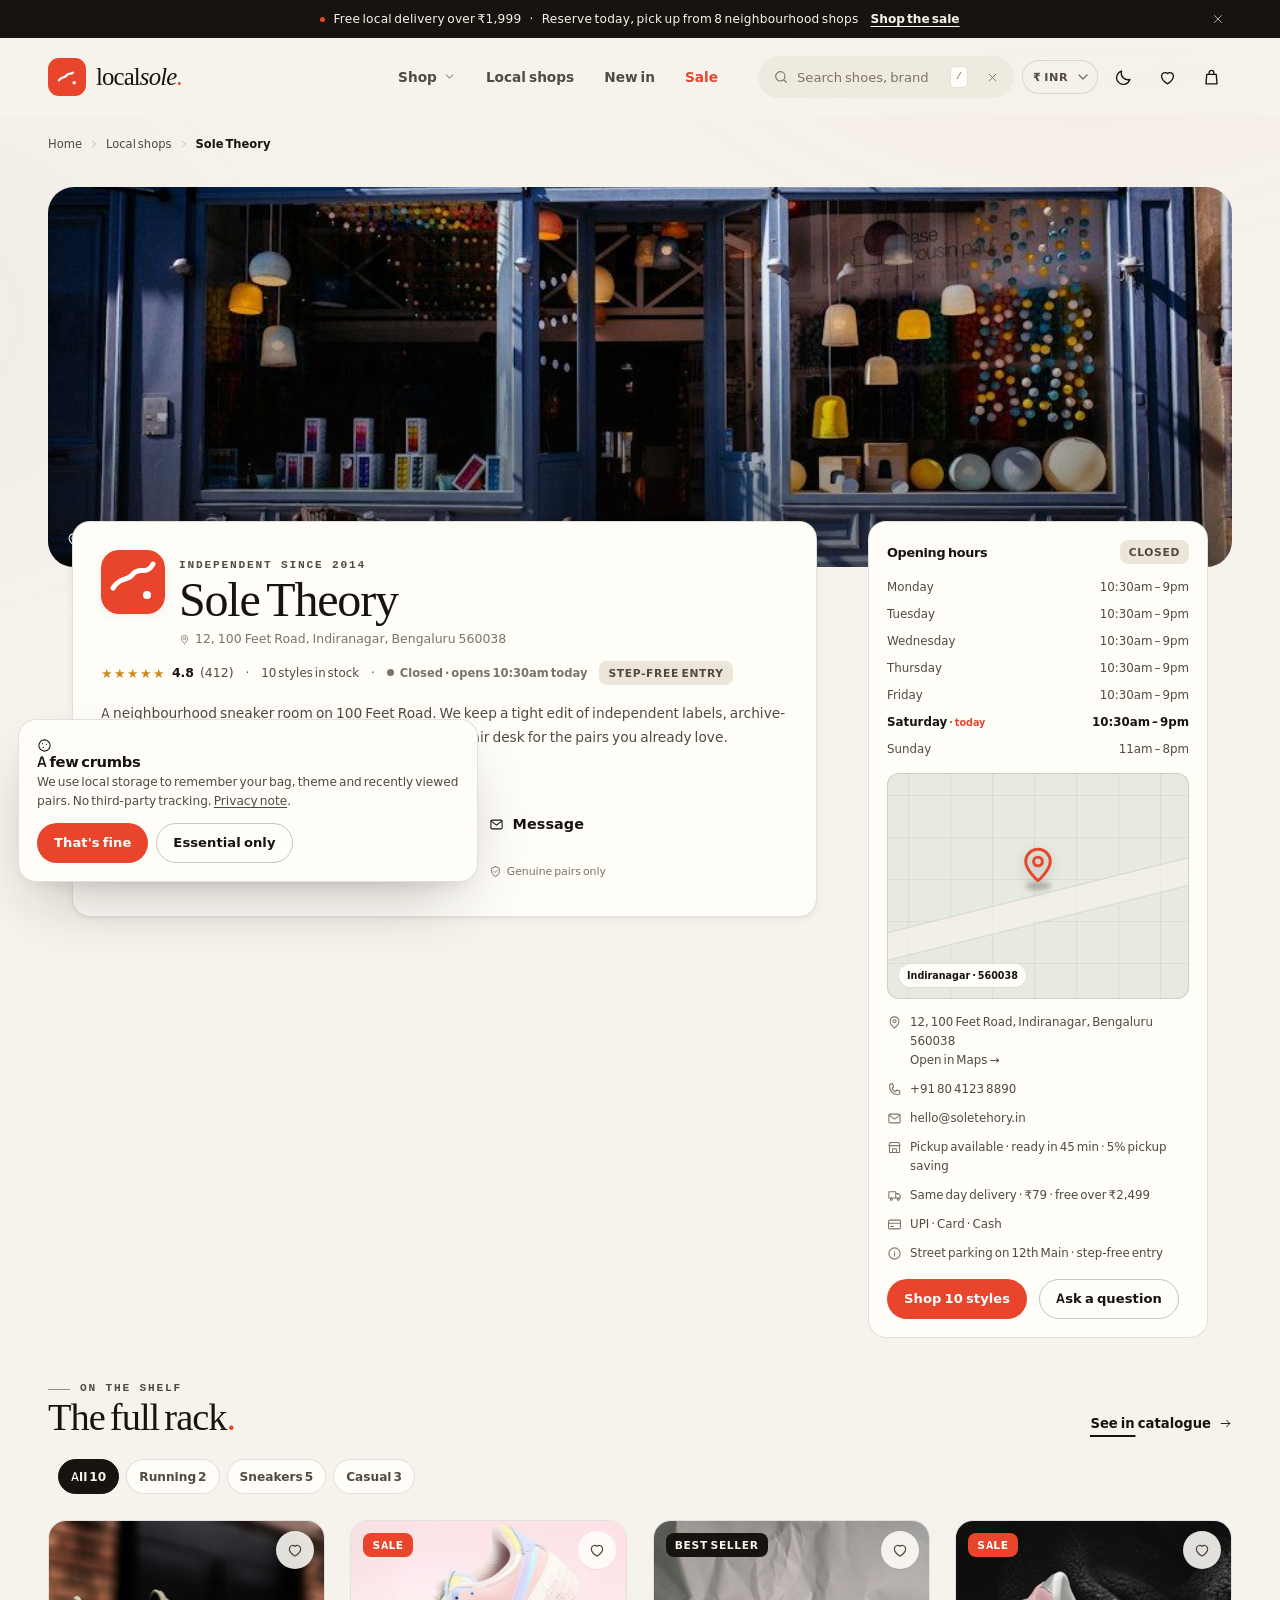
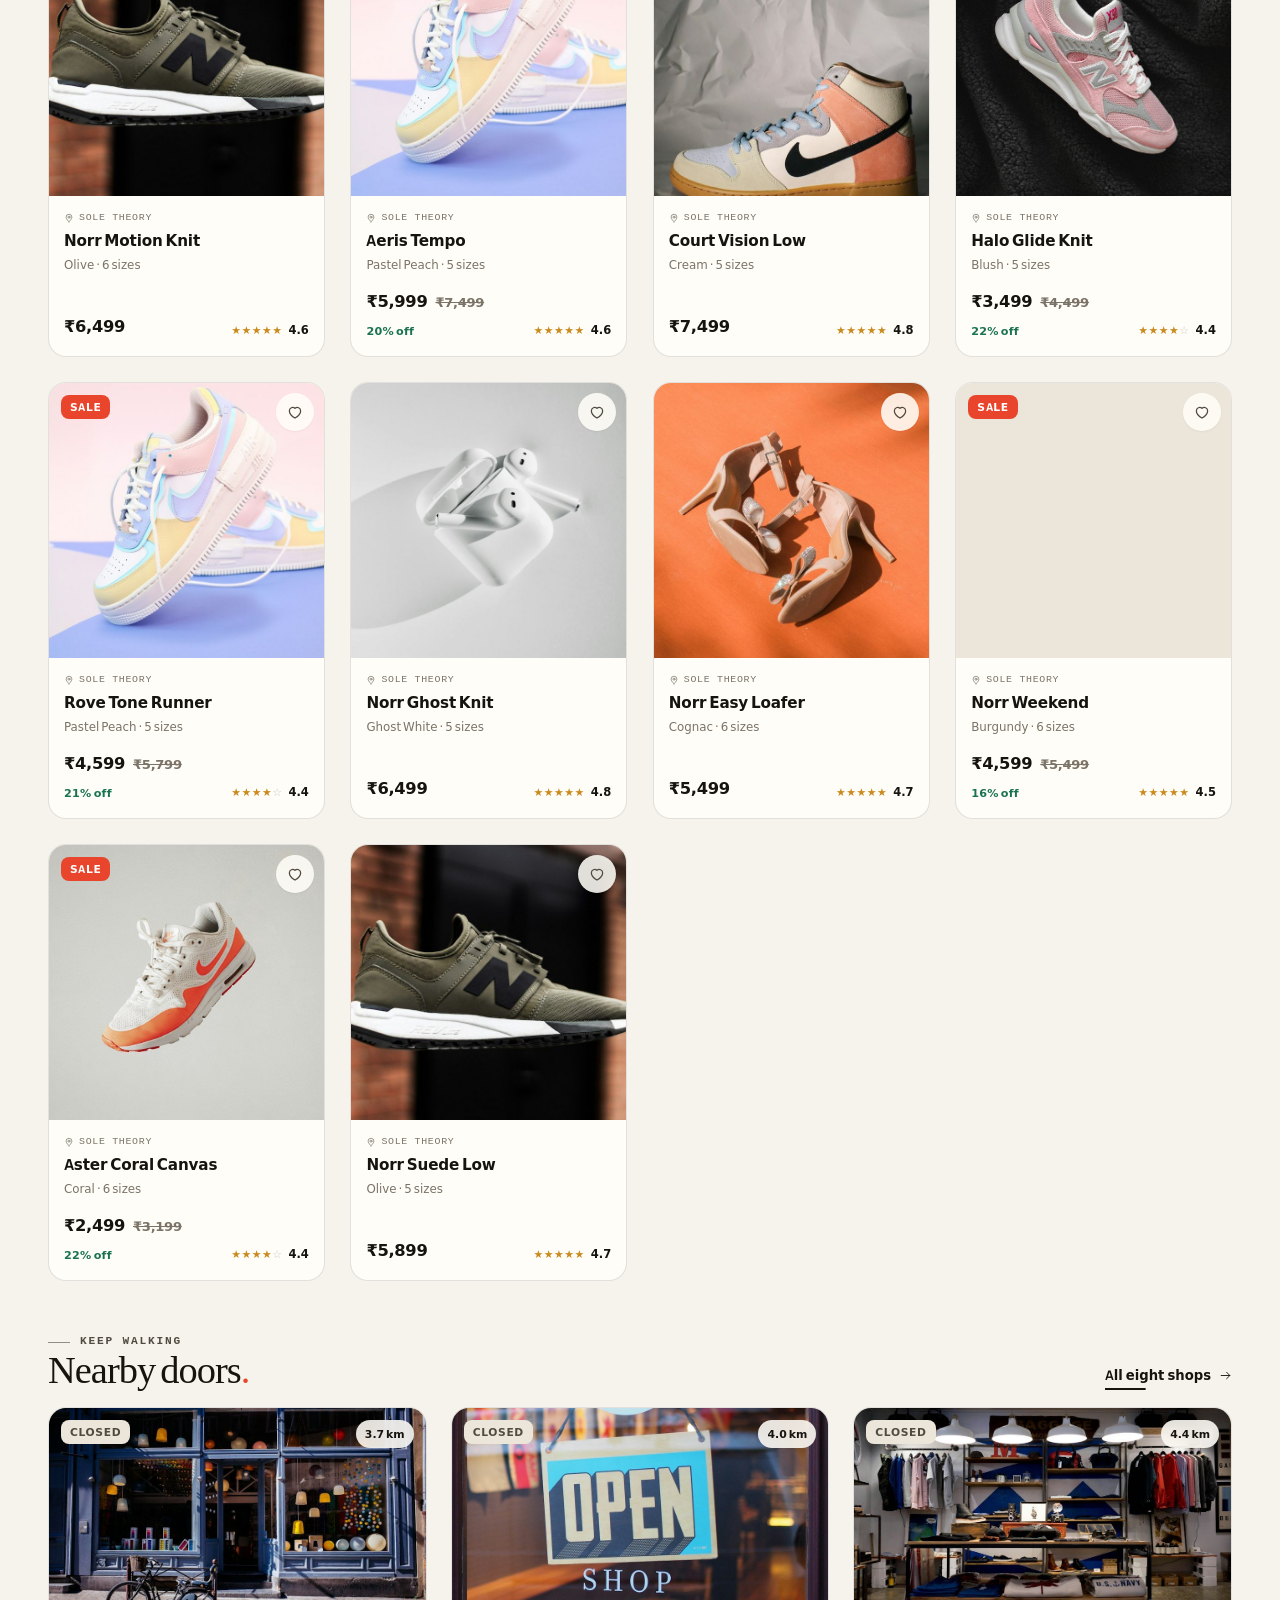
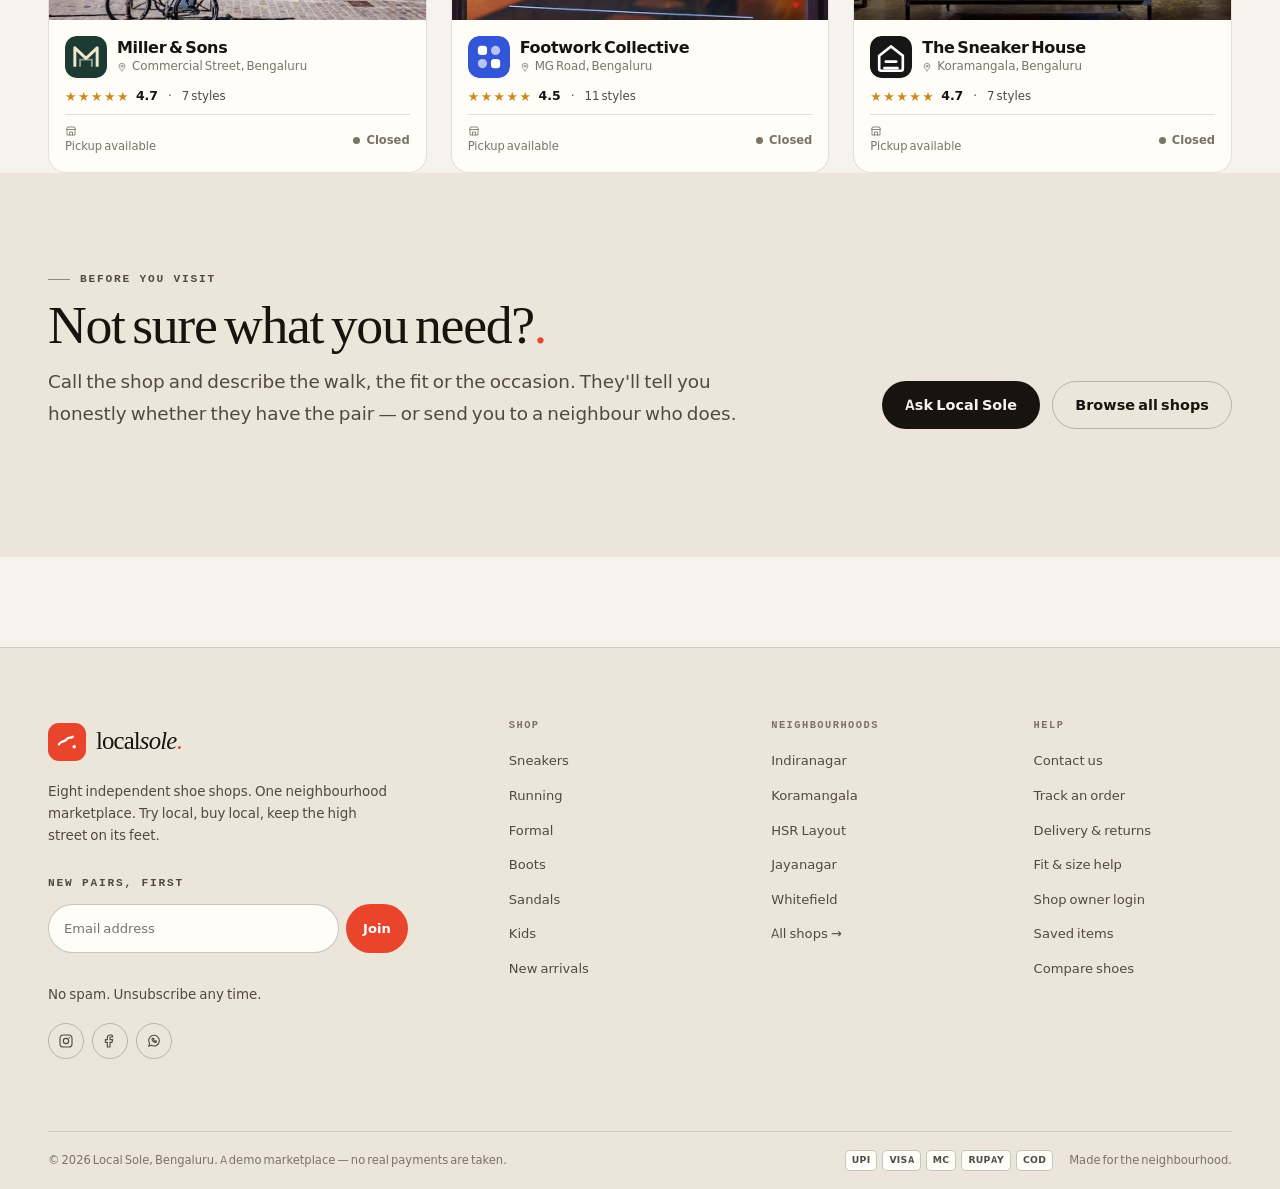
<file: shop.html>
<!DOCTYPE html>
<html lang="en-IN" data-theme="light">
<head>
  <meta charset="utf-8">
  <meta name="viewport" content="width=device-width, initial-scale=1">
  <title>Shop — Local Sole</title>
  <meta name="description" content="Meet an independent Bengaluru shoe shop: opening hours, address, pickup times and the full stock on the shelf.">
  <meta name="theme-color" content="#f6f3ec">
  <meta name="color-scheme" content="light dark">
  <link rel="canonical" href="https://localsole.in/shop.html">
  <link rel="icon" href="assets/images/icons/favicon.svg" type="image/svg+xml">
  <link rel="manifest" href="manifest.webmanifest">
  <meta property="og:type" content="website">
  <meta property="og:site_name" content="Local Sole">
  <meta property="og:title" content="Shop — Local Sole">
  <meta property="og:description" content="An independent Bengaluru shoe shop on Local Sole.">
  <meta property="og:image" content="https://localsole.in/assets/images/shops/store-1.jpg">
  <meta property="og:url" content="https://localsole.in/shop.html">
  <meta property="og:locale" content="en_IN">
  <meta name="twitter:card" content="summary_large_image">
  <meta name="twitter:title" content="Shop — Local Sole">
  <meta name="twitter:description" content="An independent Bengaluru shoe shop on Local Sole.">
  <meta name="twitter:image" content="https://localsole.in/assets/images/shops/store-1.jpg">
  <link rel="preload" href="assets/fonts/instrument-serif-400.woff2" as="font" type="font/woff2" crossorigin>
  <link rel="preload" href="assets/fonts/manrope-200800.woff2" as="font" type="font/woff2" crossorigin>
  <link rel="stylesheet" href="css/base.css">
  <link rel="stylesheet" href="css/components.css">
  <link rel="stylesheet" href="css/pages.css">
  <link rel="stylesheet" href="css/animations.css">
  <script>
    (function () {
      try {
        var stored = localStorage.getItem("ls_theme_v1");
        var prefers = window.matchMedia && window.matchMedia("(prefers-color-scheme: dark)").matches;
        var theme = stored || (prefers ? "dark" : "light");
        document.documentElement.dataset.theme = theme === "dark" ? "dark" : "light";
      } catch (e) { /* theme falls back to light */ }
    })();
  </script>
</head>
<body data-page="shop">
  <a class="skip-link" href="#main">Skip to content</a>
  <div id="site-header"></div>

  <main id="main">
    <div class="container">
      <nav class="breadcrumbs" aria-label="Breadcrumb">
        <a href="index.html">Home</a>
        <span aria-hidden="true" data-icon="chevronRight" data-size="12"></span>
        <a href="shops.html">Local shops</a>
        <span aria-hidden="true" data-icon="chevronRight" data-size="12"></span>
        <span aria-current="page">Shop</span>
      </nav>
      <div class="shop-banner" id="shopBanner"></div>
    </div>

    <div class="container">
      <div class="shop-profile">
        <div id="shopProfile"></div>
        <div id="shopInfo"></div>
      </div>
      <section class="shop-products" id="shopProducts" aria-labelledby="shopStock"></section>
    </div>

    <section class="nearby-shops" id="nearbyShops" aria-label="Nearby shops"></section>

    <section class="section section-alt" aria-labelledby="shopHelpTitle">
      <div class="container">
        <div class="section-head">
          <div class="section-head-text">
            <span class="eyebrow">Before you visit</span>
            <h2 id="shopHelpTitle">Not sure what you need?<span class="text-accent">.</span></h2>
            <p class="lede">Call the shop and describe the walk, the fit or the occasion. They'll tell you honestly whether they have the pair — or send you to a neighbour who does.</p>
          </div>
          <div class="row wrap">
            <a class="btn btn-dark" href="contact.html">Ask Local Sole</a>
            <a class="btn btn-outline" href="shops.html">Browse all shops</a>
          </div>
        </div>
      </div>
    </section>
  </main>

  <div id="site-footer"></div>

  <noscript>
    <div class="container section">
      <div class="empty-state">
        <h2>This shop needs JavaScript</h2>
        <p>Stock, opening hours and directions are loaded in your browser. Turn JavaScript on, or call the shop directly.</p>
      </div>
    </div>
  </noscript>

  <script src="data/seed.js"></script>
  <script src="js/data.js"></script>
  <script src="js/ui.js"></script>
  <script src="js/cart.js"></script>
  <script src="js/search.js"></script>
  <script src="js/animations.js"></script>
  <script src="js/shops.js"></script>
  <script src="js/app.js"></script>
</body>
</html>
</file>
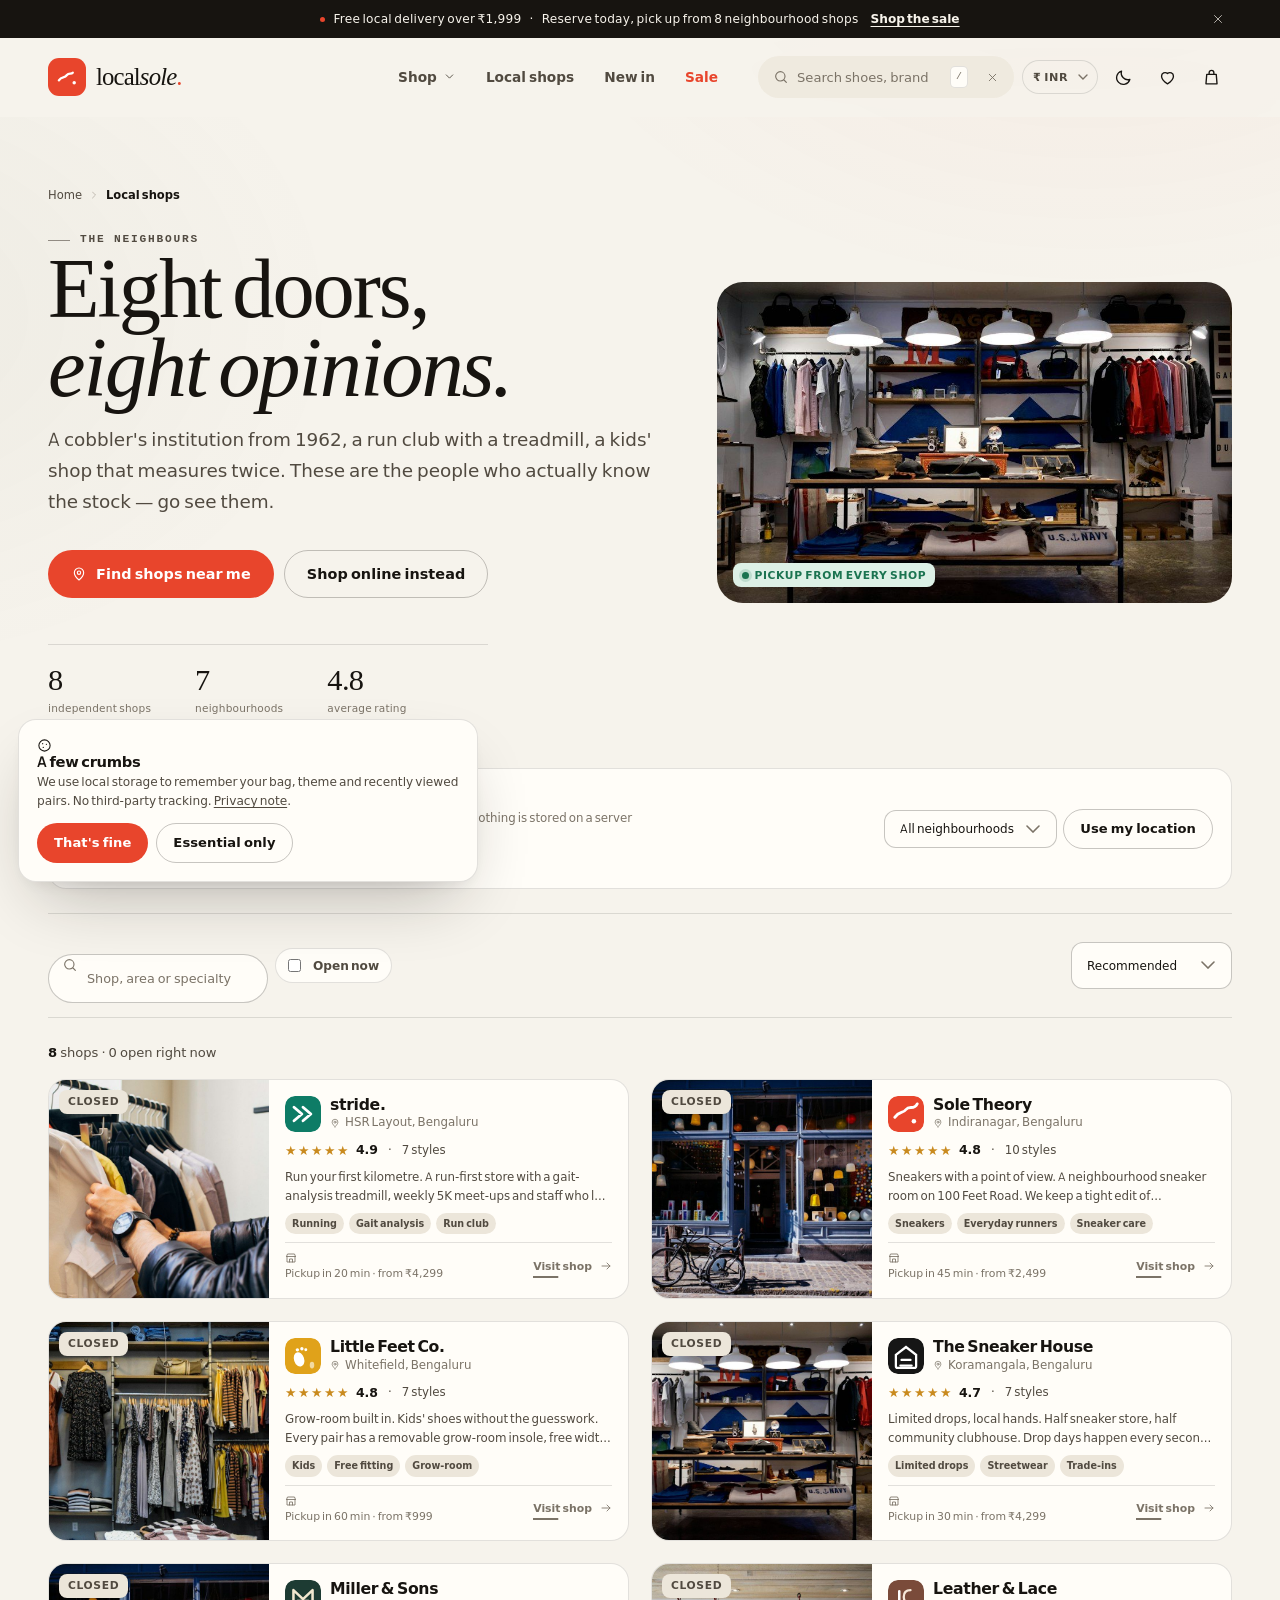
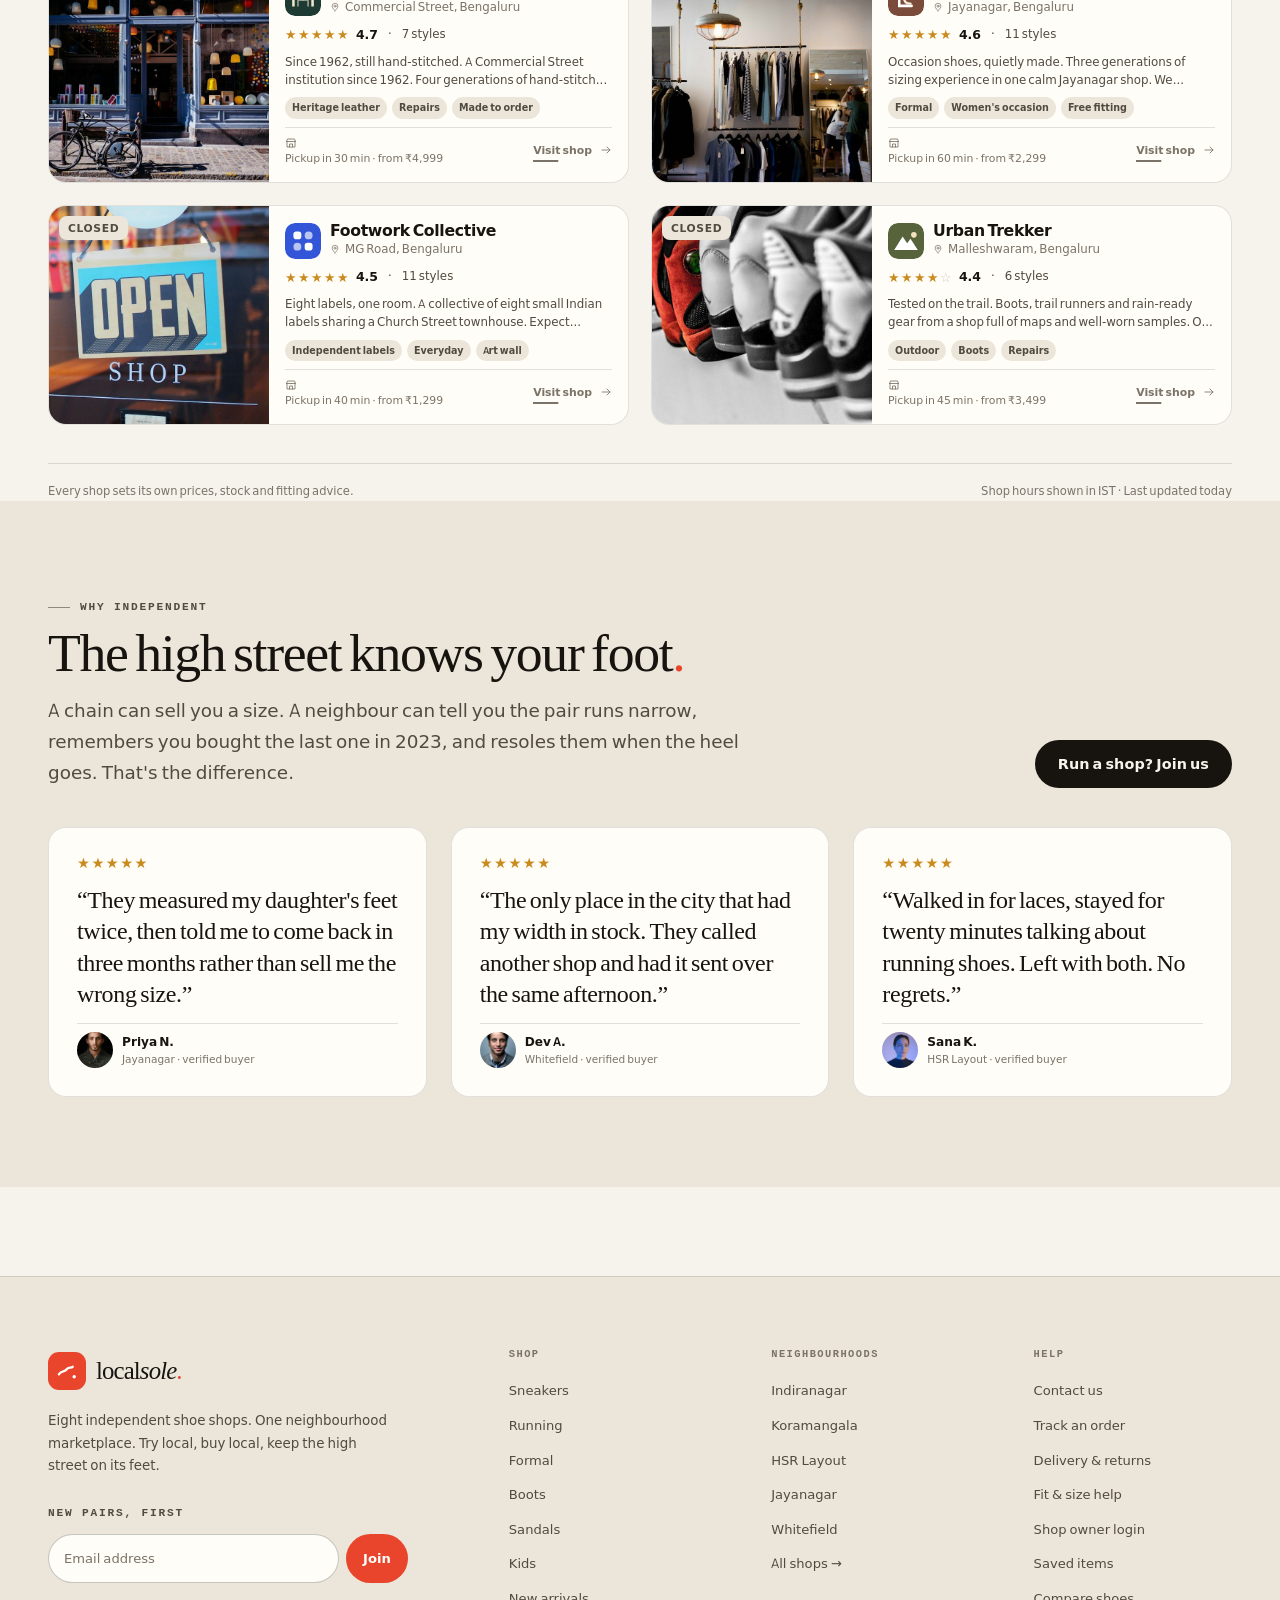
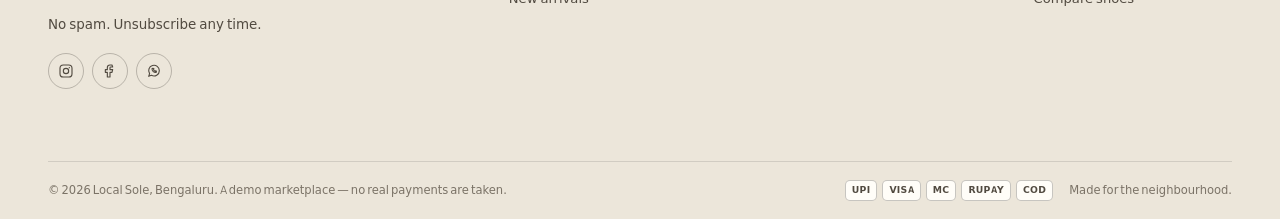
<file: shops.html>
<!DOCTYPE html>
<html lang="en-IN" data-theme="light">
<head>
  <meta charset="utf-8">
  <meta name="viewport" content="width=device-width, initial-scale=1">
  <title>Local shops — eight doors worth opening | Local Sole</title>
  <meta name="description" content="Meet eight independent shoe shops across Bengaluru — Indiranagar, Koramangala, HSR Layout, Jayanagar, Whitefield, Commercial Street and more. Open now, pickup available, real people.">
  <meta name="theme-color" content="#f6f3ec">
  <meta name="color-scheme" content="light dark">
  <link rel="canonical" href="https://localsole.in/shops.html">
  <link rel="icon" href="assets/images/icons/favicon.svg" type="image/svg+xml">
  <link rel="manifest" href="manifest.webmanifest">
  <meta property="og:type" content="website">
  <meta property="og:site_name" content="Local Sole">
  <meta property="og:title" content="Local shops — eight doors worth opening | Local Sole">
  <meta property="og:description" content="Eight independent shoe shops across Bengaluru. Find one open near you, or browse them all.">
  <meta property="og:image" content="https://localsole.in/assets/images/shops/store-1.jpg">
  <meta property="og:url" content="https://localsole.in/shops.html">
  <meta property="og:locale" content="en_IN">
  <meta name="twitter:card" content="summary_large_image">
  <meta name="twitter:title" content="Local shops — Local Sole">
  <meta name="twitter:description" content="Eight independent shoe shops across Bengaluru.">
  <meta name="twitter:image" content="https://localsole.in/assets/images/shops/store-1.jpg">
  <link rel="preload" href="assets/fonts/instrument-serif-400.woff2" as="font" type="font/woff2" crossorigin>
  <link rel="preload" href="assets/fonts/manrope-200800.woff2" as="font" type="font/woff2" crossorigin>
  <link rel="stylesheet" href="css/base.css">
  <link rel="stylesheet" href="css/components.css">
  <link rel="stylesheet" href="css/pages.css">
  <link rel="stylesheet" href="css/animations.css">
  <script>
    (function () {
      try {
        var stored = localStorage.getItem("ls_theme_v1");
        var prefers = window.matchMedia && window.matchMedia("(prefers-color-scheme: dark)").matches;
        var theme = stored || (prefers ? "dark" : "light");
        document.documentElement.dataset.theme = theme === "dark" ? "dark" : "light";
      } catch (e) { /* theme falls back to light */ }
    })();
  </script>
</head>
<body data-page="shops">
  <a class="skip-link" href="#main">Skip to content</a>
  <div id="site-header"></div>

  <main id="main">
    <section aria-labelledby="shopsTitle">
      <div class="container">
        <div class="shops-hero">
        <div>
          <nav class="breadcrumbs" aria-label="Breadcrumb">
            <a href="index.html">Home</a>
            <span aria-hidden="true" data-icon="chevronRight" data-size="12"></span>
            <span aria-current="page">Local shops</span>
          </nav>
          <span class="eyebrow">The neighbours</span>
          <h1 class="display" id="shopsTitle">Eight doors,<br><em class="serif-italic">eight opinions.</em></h1>
          <p class="lede">A cobbler's institution from 1962, a run club with a treadmill, a kids' shop that measures twice. These are the people who actually know the stock — go see them.</p>
          <div class="hero-actions">
            <button class="btn btn-primary" type="button" data-locate>
              <span data-icon="pin" data-size="16"></span> Find shops near me
            </button>
            <a class="btn btn-outline" href="products.html">Shop online instead</a>
          </div>
          <div class="hero-stats" aria-label="Shop network at a glance">
            <div class="hero-stat"><strong data-counter="8">8</strong><span>independent shops</span></div>
            <div class="hero-stat"><strong data-counter="7">7</strong><span>neighbourhoods</span></div>
            <div class="hero-stat"><strong data-counter="4.8" data-decimals="1">4.8</strong><span>average rating</span></div>
          </div>
        </div>
        <div class="shops-hero-media">
          <img src="assets/images/shops/store-1.jpg" alt="A warmly lit independent shoe shop with shelves of leather shoes and a wooden counter" width="900" height="620" fetchpriority="high">
          <span class="badge badge-pickup"><span class="status-dot"></span> Pickup from every shop</span>
        </div>
        </div>
      </div>
    </section>

    <div class="container">
      <div class="nearby-banner" id="nearbyBanner">
        <div class="row">
          <span data-icon="pin" data-size="21"></span>
          <div>
            <strong id="nearbyTitle">Find the closest pair</strong>
            <p id="nearbyText">Share your location and we'll sort the shops by walking distance. Nothing is stored on a server — this stays in your browser.</p>
            <span class="location-confirm" id="locationConfirm" hidden></span>
          </div>
        </div>
        <div class="area-select-row">
          <label class="sr-only" for="areaSelect">Choose your neighbourhood</label>
          <select class="select" id="areaSelect">
            <option value="">All neighbourhoods</option>
          </select>
          <button class="btn btn-outline btn-sm" type="button" data-locate id="locateBtn">Use my location</button>
        </div>
      </div>

      <div class="shops-toolbar">
        <div class="shops-filters">
          <div class="shops-search">
            <span data-icon="search" data-size="16"></span>
            <label class="sr-only" for="shopSearch">Search shops</label>
            <input class="input" id="shopSearch" type="search" placeholder="Shop, area or specialty" autocomplete="off">
          </div>
          <label class="chip" style="cursor:pointer">
            <input type="checkbox" id="openNowFilter" style="accent-color:var(--accent);margin-right:6px"> Open now
          </label>
        </div>
        <div class="row">
          <label class="sr-only" for="shopSort">Sort shops</label>
          <select class="select" id="shopSort" style="width:auto;min-height:38px;font-size:.75rem">
            <option value="recommended">Recommended</option>
            <option value="nearby">Nearest first</option>
            <option value="rating">Highest rated</option>
            <option value="since">Longest standing</option>
          </select>
        </div>
      </div>

      <p class="result-count mb-4" id="shopCount" role="status" aria-live="polite">Loading the high street…</p>
      <div class="shops-list" id="shopsList" aria-busy="true"></div>

      <div class="catalog-footer-note">
        <span>Every shop sets its own prices, stock and fitting advice.</span>
        <span>Shop hours shown in IST · Last updated today</span>
      </div>
    </div>

    <section class="section section-alt" aria-labelledby="whyLocalTitle">
      <div class="container">
        <div class="section-head">
          <div class="section-head-text">
            <span class="eyebrow">Why independent</span>
            <h2 id="whyLocalTitle">The high street knows your foot<span class="text-accent">.</span></h2>
            <p class="lede">A chain can sell you a size. A neighbour can tell you the pair runs narrow, remembers you bought the last one in 2023, and resoles them when the heel goes. That's the difference.</p>
          </div>
          <a class="btn btn-dark" href="owner.html">Run a shop? Join us</a>
        </div>
        <div class="quote-grid stagger">
          <figure class="quote-card">
            <span class="rating-stars" aria-label="5 out of 5 stars">★★★★★</span>
            <blockquote>“They measured my daughter's feet twice, then told me to come back in three months rather than sell me the wrong size.”</blockquote>
            <figcaption class="quote-author">
              <img src="assets/images/avatars/avatar-4.jpg" alt="Priya N." width="36" height="36" loading="lazy">
              <div><strong>Priya N.</strong><span>Jayanagar · verified buyer</span></div>
            </figcaption>
          </figure>
          <figure class="quote-card">
            <span class="rating-stars" aria-label="5 out of 5 stars">★★★★★</span>
            <blockquote>“The only place in the city that had my width in stock. They called another shop and had it sent over the same afternoon.”</blockquote>
            <figcaption class="quote-author">
              <img src="assets/images/avatars/avatar-2.jpg" alt="Dev A." width="36" height="36" loading="lazy">
              <div><strong>Dev A.</strong><span>Whitefield · verified buyer</span></div>
            </figcaption>
          </figure>
          <figure class="quote-card">
            <span class="rating-stars" aria-label="5 out of 5 stars">★★★★★</span>
            <blockquote>“Walked in for laces, stayed for twenty minutes talking about running shoes. Left with both. No regrets.”</blockquote>
            <figcaption class="quote-author">
              <img src="assets/images/avatars/avatar-3.jpg" alt="Sana K." width="36" height="36" loading="lazy">
              <div><strong>Sana K.</strong><span>HSR Layout · verified buyer</span></div>
            </figcaption>
          </figure>
        </div>
      </div>
    </section>
  </main>

  <div id="site-footer"></div>

  <noscript>
    <div class="container section">
      <div class="empty-state">
        <h2>The high street needs JavaScript</h2>
        <p>Search, opening hours and distance sorting run in your browser. Turn JavaScript on to meet the shops.</p>
      </div>
    </div>
  </noscript>

  <script src="data/seed.js"></script>
  <script src="js/data.js"></script>
  <script src="js/ui.js"></script>
  <script src="js/cart.js"></script>
  <script src="js/search.js"></script>
  <script src="js/animations.js"></script>
  <script src="js/shops.js"></script>
  <script src="js/app.js"></script>
</body>
</html>
</file>
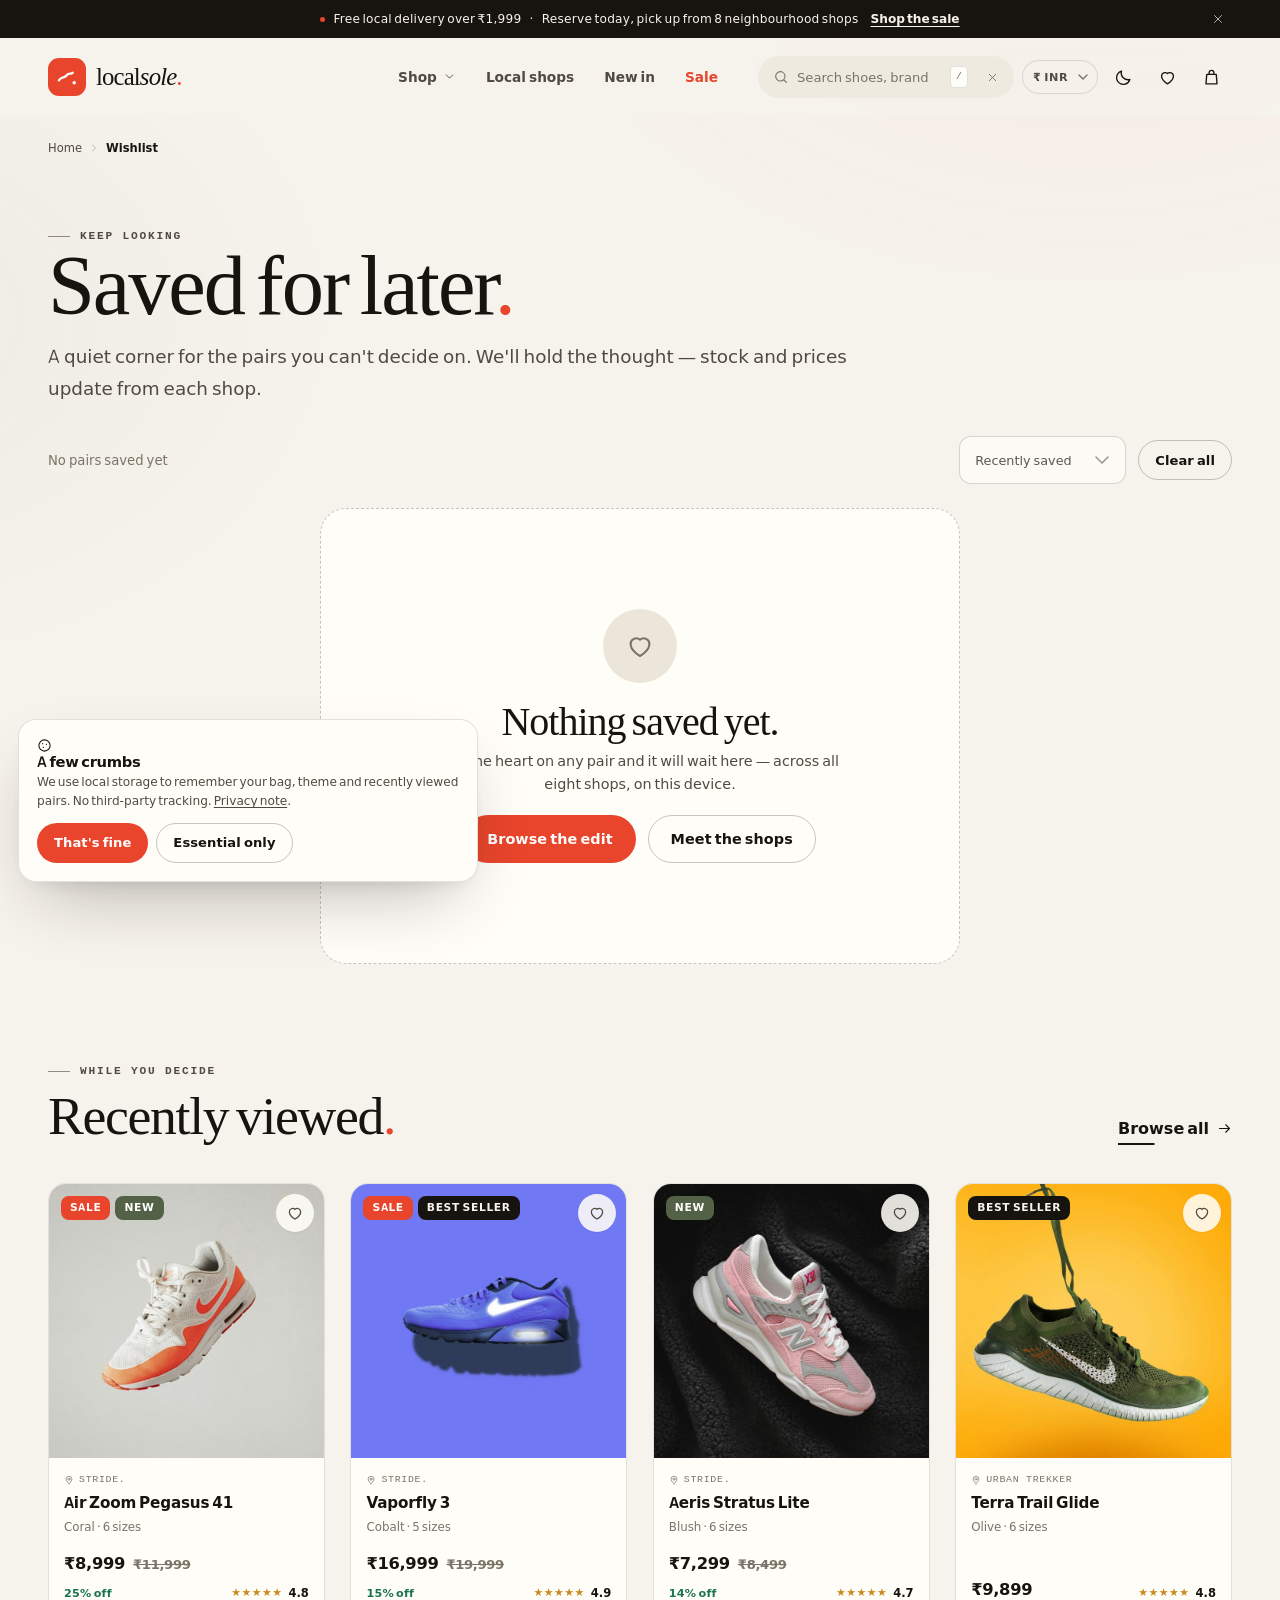
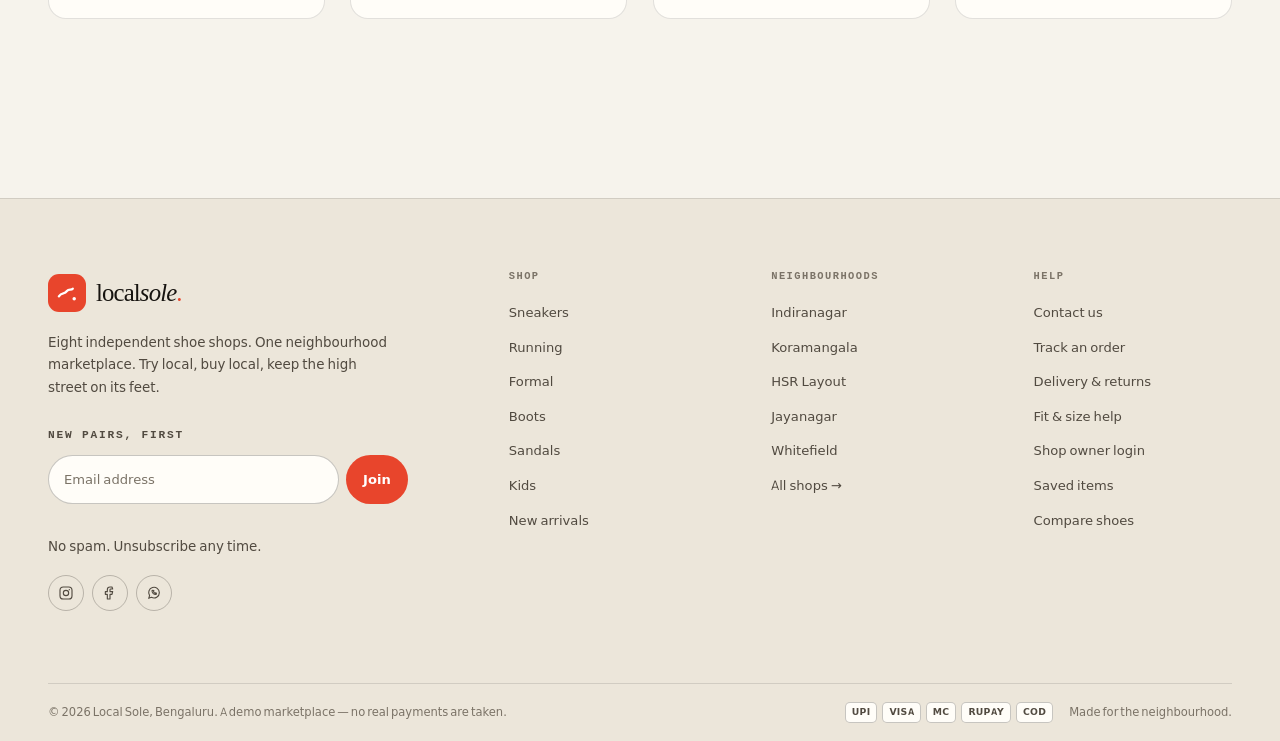
<file: wishlist.html>
<!DOCTYPE html>
<html lang="en-IN" data-theme="light">
<head>
  <meta charset="utf-8">
  <meta name="viewport" content="width=device-width, initial-scale=1">
  <title>Your wishlist — Local Sole</title>
  <meta name="description" content="The pairs you've saved from Bengaluru's independent shoe shops. Keep looking, compare, or add them to your bag.">
  <meta name="theme-color" content="#f6f3ec">
  <meta name="color-scheme" content="light dark">
  <meta name="robots" content="noindex,follow">
  <link rel="canonical" href="https://localsole.in/wishlist.html">
  <link rel="icon" href="assets/images/icons/favicon.svg" type="image/svg+xml">
  <link rel="manifest" href="manifest.webmanifest">
  <meta property="og:type" content="website">
  <meta property="og:site_name" content="Local Sole">
  <meta property="og:title" content="Your wishlist — Local Sole">
  <meta property="og:description" content="The pairs you've saved from local shops.">
  <meta property="og:image" content="https://localsole.in/assets/images/banners/og-default.jpg">
  <meta property="og:url" content="https://localsole.in/wishlist.html">
  <meta property="og:locale" content="en_IN">
  <meta name="twitter:card" content="summary_large_image">
  <link rel="preload" href="assets/fonts/instrument-serif-400.woff2" as="font" type="font/woff2" crossorigin>
  <link rel="preload" href="assets/fonts/manrope-200800.woff2" as="font" type="font/woff2" crossorigin>
  <link rel="stylesheet" href="css/base.css">
  <link rel="stylesheet" href="css/components.css">
  <link rel="stylesheet" href="css/pages.css">
  <link rel="stylesheet" href="css/animations.css">
  <script>
    (function () {
      try {
        var stored = localStorage.getItem("ls_theme_v1");
        var prefers = window.matchMedia && window.matchMedia("(prefers-color-scheme: dark)").matches;
        var theme = stored || (prefers ? "dark" : "light");
        document.documentElement.dataset.theme = theme === "dark" ? "dark" : "light";
      } catch (e) { /* theme falls back to light */ }
    })();
  </script>
</head>
<body data-page="wishlist">
  <a class="skip-link" href="#main">Skip to content</a>
  <div id="site-header"></div>

  <main id="main">
    <div class="container">
      <nav class="breadcrumbs" aria-label="Breadcrumb" style="padding-top:22px">
        <a href="index.html">Home</a>
        <span aria-hidden="true" data-icon="chevronRight" data-size="12"></span>
        <span aria-current="page">Wishlist</span>
      </nav>
    </div>

    <section class="account-header" aria-labelledby="wishlistTitle">
      <div class="container">
        <span class="eyebrow">Keep looking</span>
        <h1 class="display" id="wishlistTitle">Saved for later<span class="text-accent">.</span></h1>
        <p class="lede" style="max-width:58ch">A quiet corner for the pairs you can't decide on. We'll hold the thought — stock and prices update from each shop.</p>
      </div>
    </section>

    <div class="container">
      <div class="wishlist-toolbar" id="wishlistToolbar">
        <span class="small muted" id="wishlistCount" role="status" aria-live="polite">Loading your saves…</span>
        <div class="row wrap">
          <label class="sr-only" for="wishlistSort">Sort wishlist</label>
          <select class="select" id="wishlistSort" style="min-height:40px;font-size:.8rem;width:auto">
            <option value="recent">Recently saved</option>
            <option value="price-asc">Price: low to high</option>
            <option value="price-desc">Price: high to low</option>
            <option value="rating">Top rated</option>
          </select>
          <button class="btn btn-outline btn-sm" type="button" id="clearWishlist">Clear all</button>
        </div>
      </div>
      <div class="wishlist-grid" id="wishlistGrid" aria-live="polite"></div>
      <div id="wishlistEmpty"></div>

      <section class="section" aria-labelledby="wishlistSuggestTitle">
        <div class="section-head">
          <div class="section-head-text">
            <span class="eyebrow">While you decide</span>
            <h2 id="wishlistSuggestTitle">Recently viewed<span class="text-accent">.</span></h2>
          </div>
          <a class="link-underline" href="products.html">Browse all <span data-icon="arrowRight" data-size="15"></span></a>
        </div>
        <div class="product-grid" id="wishlistRecent"></div>
      </section>
    </div>
  </main>

  <div id="site-footer"></div>

  <noscript>
    <div class="container section">
      <div class="empty-state">
        <h2>Your wishlist needs JavaScript</h2>
        <p>Saved pairs live in your browser. Turn JavaScript on, or browse <a href="products.html">the full catalogue</a>.</p>
      </div>
    </div>
  </noscript>

  <script src="data/seed.js"></script>
  <script src="js/data.js"></script>
  <script src="js/ui.js"></script>
  <script src="js/cart.js"></script>
  <script src="js/search.js"></script>
  <script src="js/animations.js"></script>
  <script src="js/wishlist.js"></script>
  <script src="js/app.js"></script>
</body>
</html>
</file>
<file: css/base.css>
/* ==========================================================================
   Local Sole — base.css
   Design tokens, reset, typography, layout and accessibility primitives.
   ========================================================================== */

@import url("fonts.css");

:root {
  --font-sans: "Manrope", "Segoe UI", system-ui, -apple-system, sans-serif;
  --font-display: "Instrument Serif", "Iowan Old Style", "Palatino Linotype", Georgia, serif;
  --font-mono: "SFMono-Regular", Consolas, "Liberation Mono", monospace;

  --container: 1280px;
  --container-narrow: 1040px;
  --gutter: clamp(1.125rem, 4vw, 3rem);
  --header-h: 78px;
  --announce-h: 38px;

  --radius-xs: 8px;
  --radius-sm: 12px;
  --radius-md: 18px;
  --radius-lg: 26px;
  --radius-xl: 36px;
  --radius-pill: 999px;

  --space-1: 4px;
  --space-2: 8px;
  --space-3: 12px;
  --space-4: 16px;
  --space-5: 20px;
  --space-6: 24px;
  --space-7: 32px;
  --space-8: 40px;
  --space-9: 48px;
  --space-10: 64px;
  --space-11: 80px;
  --space-12: 104px;
  --section-y: clamp(3.5rem, 7vw, 6.5rem);

  --ease-out: cubic-bezier(0.22, 1, 0.36, 1);
  --ease-in-out: cubic-bezier(0.65, 0, 0.35, 1);
  --dur-fast: 160ms;
  --dur: 280ms;
  --dur-slow: 560ms;

  --z-header: 100;
  --z-mega: 110;
  --z-drawer: 300;
  --z-modal: 400;
  --z-toast: 500;
}

[data-theme="light"],
:root {
  color-scheme: light;
  --bg: #f6f3ec;
  --bg-elevated: #fffdf8;
  --bg-sunken: #ece6da;
  --bg-contrast: #171410;
  --ink: #171410;
  --ink-2: #514a40;
  --ink-3: #7b7367;
  --ink-inverse: #f8f4ec;
  --line: rgba(23, 20, 16, 0.12);
  --line-strong: rgba(23, 20, 16, 0.24);
  --accent: #e8452c;
  --accent-hover: #cf3821;
  --accent-soft: #fbe2db;
  --accent-ink: #ffffff;
  --moss: #536246;
  --moss-soft: #e7eadf;
  --gold: #b9892f;
  --gold-soft: #f6ecd5;
  --success: #1a7350;
  --success-soft: #ddf0e6;
  --danger: #ad2b1f;
  --danger-soft: #fbe4e0;
  --focus: #1b5fbf;
  --overlay: rgba(20, 17, 12, 0.52);
  --shadow-xs: 0 1px 2px rgba(28, 22, 14, 0.05);
  --shadow-sm: 0 2px 8px rgba(28, 22, 14, 0.06), 0 1px 2px rgba(28, 22, 14, 0.04);
  --shadow-md: 0 14px 34px -12px rgba(28, 22, 14, 0.2), 0 4px 10px -4px rgba(28, 22, 14, 0.08);
  --shadow-lg: 0 30px 70px -24px rgba(28, 22, 14, 0.32), 0 8px 20px -10px rgba(28, 22, 14, 0.12);
  --card-bg: #fffdf8;
  --header-bg: rgba(246, 243, 236, 0.84);
  --glass: rgba(255, 253, 248, 0.72);
  --skeleton: linear-gradient(90deg, #ece6da 0%, #f7f3ea 50%, #ece6da 100%);
  --star: #c98a1e;
}

[data-theme="dark"] {
  color-scheme: dark;
  --bg: #12100e;
  --bg-elevated: #1c1916;
  --bg-sunken: #0b0a08;
  --bg-contrast: #f4efe5;
  --ink: #f4efe5;
  --ink-2: #c9c1b4;
  --ink-3: #9b9284;
  --ink-inverse: #171410;
  --line: rgba(244, 239, 229, 0.13);
  --line-strong: rgba(244, 239, 229, 0.26);
  --accent: #ff6042;
  --accent-hover: #ff785e;
  --accent-soft: #3a1d16;
  --accent-ink: #171410;
  --moss: #a9b78f;
  --moss-soft: #242a1e;
  --gold: #dcb15c;
  --gold-soft: #302613;
  --success: #6ecf9f;
  --success-soft: #173026;
  --danger: #ff8a78;
  --danger-soft: #3a1a16;
  --focus: #8ab4ff;
  --overlay: rgba(0, 0, 0, 0.66);
  --shadow-xs: 0 1px 2px rgba(0, 0, 0, 0.35);
  --shadow-sm: 0 2px 8px rgba(0, 0, 0, 0.35);
  --shadow-md: 0 16px 38px -14px rgba(0, 0, 0, 0.65);
  --shadow-lg: 0 34px 80px -26px rgba(0, 0, 0, 0.8);
  --card-bg: #1b1815;
  --header-bg: rgba(18, 16, 14, 0.84);
  --glass: rgba(28, 25, 22, 0.72);
  --skeleton: linear-gradient(90deg, #211d19 0%, #2c2721 50%, #211d19 100%);
  --star: #e2b45f;
}

/* ---------- reset ---------- */
*,
*::before,
*::after {
  box-sizing: border-box;
}

* {
  margin: 0;
}

html {
  -webkit-text-size-adjust: 100%;
  scroll-behavior: smooth;
  scroll-padding-top: calc(var(--header-h) + 24px);
  overflow-x: clip;
}

body {
  min-height: 100vh;
  font-family: var(--font-sans);
  font-size: 16px;
  line-height: 1.6;
  color: var(--ink);
  background: var(--bg);
  -webkit-font-smoothing: antialiased;
  text-rendering: optimizeLegibility;
  overflow-x: hidden;
}

body::before {
  content: "";
  position: fixed;
  inset: 0;
  pointer-events: none;
  z-index: -1;
  background:
    radial-gradient(60rem 40rem at 85% -10%, color-mix(in srgb, var(--accent) 5%, transparent), transparent 60%),
    radial-gradient(45rem 34rem at -10% 35%, color-mix(in srgb, var(--moss) 5%, transparent), transparent 65%);
}

img,
picture,
svg,
video {
  display: block;
  max-width: 100%;
}

img {
  height: auto;
}

input,
button,
textarea,
select {
  font: inherit;
  color: inherit;
}

button {
  cursor: pointer;
  background: none;
  border: 0;
}

button:disabled {
  cursor: not-allowed;
}

a {
  color: inherit;
  text-decoration: none;
}

ul,
ol {
  list-style: none;
  padding: 0;
}

h1,
h2,
h3,
h4,
h5,
h6 {
  font-weight: 650;
  line-height: 1.14;
  letter-spacing: -0.02em;
  text-wrap: balance;
}

p {
  text-wrap: pretty;
}

table {
  border-collapse: collapse;
  width: 100%;
}

fieldset {
  border: 0;
  padding: 0;
  min-width: 0;
}

legend {
  padding: 0;
}

::selection {
  background: var(--accent);
  color: #fff;
}

:focus-visible {
  outline: 2px solid var(--focus);
  outline-offset: 3px;
  border-radius: 3px;
}

.skip-link {
  position: fixed;
  left: 16px;
  top: -100px;
  z-index: 1000;
  padding: 12px 18px;
  border-radius: var(--radius-pill);
  background: var(--accent);
  color: #fff;
  font-weight: 700;
  transition: top var(--dur) var(--ease-out);
}

.skip-link:focus {
  top: 16px;
}

.ico {
  display: inline-flex;
  align-items: center;
  justify-content: center;
  flex: none;
}

.sr-only {
  position: absolute !important;
  width: 1px;
  height: 1px;
  padding: 0;
  margin: -1px;
  overflow: hidden;
  clip: rect(0, 0, 0, 0);
  white-space: nowrap;
  border: 0;
}

/* ---------- typography ---------- */
.display,
h1,
h2 {
  font-family: var(--font-display);
  font-weight: 400;
  letter-spacing: -0.025em;
}

h1 {
  font-size: clamp(2.85rem, 6.6vw, 5.65rem);
  line-height: 0.94;
}

h2 {
  font-size: clamp(2.15rem, 4.2vw, 3.6rem);
  line-height: 1;
}

h3 {
  font-size: clamp(1.15rem, 2vw, 1.35rem);
}

h4 {
  font-size: 1.05rem;
  font-weight: 750;
}

.display em,
.serif-italic {
  font-family: var(--font-display);
  font-style: italic;
  font-weight: 400;
}

.lede {
  font-size: clamp(1rem, 1.5vw, 1.15rem);
  line-height: 1.7;
  color: var(--ink-2);
  max-width: 54ch;
}

/* Display italics have deep descenders; keep the intro clear of them. */
h1 + .lede,
.display + .lede {
  margin-top: 16px;
}

.eyebrow {
  display: inline-flex;
  align-items: center;
  gap: 10px;
  font-family: var(--font-mono);
  font-size: 0.7rem;
  font-weight: 700;
  letter-spacing: 0.16em;
  text-transform: uppercase;
  color: var(--ink-2);
}

.eyebrow::before {
  content: "";
  width: 22px;
  height: 1px;
  background: currentColor;
  opacity: 0.6;
}

.eyebrow.no-rule::before {
  content: none;
}

.muted {
  color: var(--ink-3);
}

.small {
  font-size: 0.825rem;
}

.tiny {
  font-size: 0.72rem;
}

.text-accent {
  color: var(--accent);
}

.text-success {
  color: var(--success);
}

.mono {
  font-family: var(--font-mono);
  letter-spacing: 0.02em;
}

/* ---------- layout ---------- */
.container {
  width: min(100% - var(--gutter) * 2, var(--container));
  margin-inline: auto;
}

.container-narrow {
  width: min(100% - var(--gutter) * 2, var(--container-narrow));
  margin-inline: auto;
}

.section {
  padding-block: var(--section-y);
}

.section-tight {
  padding-block: clamp(2.5rem, 4.5vw, 4rem);
}

.section-alt {
  background: var(--bg-sunken);
}

.section-contrast {
  background: var(--bg-contrast);
  color: var(--ink-inverse);
}

.section-contrast .eyebrow,
.section-contrast .muted,
.section-contrast .lede {
  color: color-mix(in srgb, var(--ink-inverse) 68%, transparent);
}

.section-head {
  display: flex;
  align-items: flex-end;
  justify-content: space-between;
  gap: var(--space-6);
  margin-bottom: clamp(1.5rem, 3vw, 2.5rem);
}

.section-head-text {
  max-width: 44rem;
}

.section-head h2 {
  margin-top: 10px;
}

.section-head .lede {
  margin-top: 14px;
}

.stack {
  display: flex;
  flex-direction: column;
}

.gap-1 { gap: var(--space-1); }
.gap-2 { gap: var(--space-2); }
.gap-3 { gap: var(--space-3); }
.gap-4 { gap: var(--space-4); }
.gap-5 { gap: var(--space-5); }
.gap-6 { gap: var(--space-6); }
.gap-8 { gap: var(--space-8); }

.row {
  display: flex;
  align-items: center;
  gap: var(--space-3);
}

.row-between {
  display: flex;
  align-items: center;
  justify-content: space-between;
  gap: var(--space-3);
}

.wrap {
  flex-wrap: wrap;
}

.grid {
  display: grid;
  gap: var(--space-5);
}

.grid-2 { grid-template-columns: repeat(2, minmax(0, 1fr)); }
.grid-3 { grid-template-columns: repeat(3, minmax(0, 1fr)); }
.grid-4 { grid-template-columns: repeat(4, minmax(0, 1fr)); }

.full-bleed { width: 100%; }

.divider {
  height: 1px;
  background: var(--line);
  border: 0;
}

/* ---------- links ---------- */
.link-underline {
  position: relative;
  display: inline-flex;
  align-items: center;
  gap: 8px;
  font-weight: 700;
  padding-bottom: 3px;
}

.link-underline::after {
  content: "";
  position: absolute;
  left: 0;
  bottom: 0;
  width: 100%;
  height: 1.5px;
  background: currentColor;
  transform: scaleX(0.32);
  transform-origin: left;
  transition: transform var(--dur) var(--ease-out);
}

.link-underline:hover::after,
.link-underline:focus-visible::after {
  transform: scaleX(1);
}

.link-quiet {
  color: var(--ink-2);
  font-weight: 600;
  transition: color var(--dur) var(--ease-out);
}

.link-quiet:hover {
  color: var(--ink);
}

/* ---------- forms ---------- */
.field {
  display: flex;
  flex-direction: column;
  gap: 7px;
}

.field > label,
.label {
  font-size: 0.8rem;
  font-weight: 750;
  letter-spacing: 0.01em;
  color: var(--ink-2);
}

.input,
.select,
.textarea {
  width: 100%;
  border: 1px solid var(--line-strong);
  background: var(--bg-elevated);
  color: var(--ink);
  border-radius: var(--radius-sm);
  padding: 13px 15px;
  font-size: 0.95rem;
  transition: border-color var(--dur-fast), box-shadow var(--dur-fast), background var(--dur-fast);
  min-height: 48px;
}

.input::placeholder,
.textarea::placeholder {
  color: var(--ink-3);
}

.input:hover,
.select:hover,
.textarea:hover {
  border-color: var(--ink-3);
}

.input:focus,
.select:focus,
.textarea:focus {
  outline: none;
  border-color: var(--ink);
  box-shadow: 0 0 0 3px color-mix(in srgb, var(--ink) 12%, transparent);
}

[data-theme="dark"] .input:focus,
[data-theme="dark"] .select:focus,
[data-theme="dark"] .textarea:focus {
  box-shadow: 0 0 0 3px rgba(255, 255, 255, 0.18);
}

.textarea {
  min-height: 130px;
  resize: vertical;
}

.select {
  appearance: none;
  padding-right: 42px;
  background-image: url("data:image/svg+xml,%3Csvg xmlns='http://www.w3.org/2000/svg' width='14' height='8' viewBox='0 0 14 8'%3E%3Cpath d='M1 1l6 6 6-6' fill='none' stroke='%237b7367' stroke-width='1.6' stroke-linecap='round'/%3E%3C/svg%3E");
  background-repeat: no-repeat;
  background-position: right 16px center;
  cursor: pointer;
}

.field-error {
  font-size: 0.78rem;
  color: var(--danger);
  font-weight: 600;
  min-height: 1em;
}

.field.has-error .input,
.field.has-error .select,
.field.has-error .textarea,
.input[aria-invalid="true"],
.select[aria-invalid="true"] {
  border-color: var(--danger);
  background: color-mix(in srgb, var(--danger-soft) 45%, var(--bg-elevated));
}

.checkbox {
  display: flex;
  align-items: flex-start;
  gap: 10px;
  font-size: 0.875rem;
  line-height: 1.5;
  color: var(--ink-2);
  cursor: pointer;
}

.checkbox input {
  width: 18px;
  height: 18px;
  margin-top: 2px;
  accent-color: var(--accent);
  flex: none;
}

.form-grid {
  display: grid;
  grid-template-columns: repeat(2, minmax(0, 1fr));
  gap: var(--space-5);
}

.form-grid .span-2 {
  grid-column: 1 / -1;
}

/* ---------- utility ---------- */
.hidden { display: none !important; }
.no-scroll { overflow: hidden; }
.center { text-align: center; }
.mt-2 { margin-top: var(--space-2); }
.mt-3 { margin-top: var(--space-3); }
.mt-4 { margin-top: var(--space-4); }
.mt-6 { margin-top: var(--space-6); }
.mt-8 { margin-top: var(--space-8); }
.mb-4 { margin-bottom: var(--space-4); }
.mb-6 { margin-bottom: var(--space-6); }
.w-100 { width: 100%; }
.nowrap { white-space: nowrap; }

::selection {
  background: var(--accent);
  color: #fff;
}

::-webkit-scrollbar {
  width: 10px;
  height: 10px;
}

::-webkit-scrollbar-thumb {
  background: color-mix(in srgb, var(--ink) 24%, transparent);
  border-radius: 99px;
  border: 2px solid var(--bg);
}

::-webkit-scrollbar-track {
  background: transparent;
}

@media (max-width: 900px) {
  .grid-4 { grid-template-columns: repeat(2, minmax(0, 1fr)); }
  .grid-3 { grid-template-columns: repeat(2, minmax(0, 1fr)); }
  .form-grid { grid-template-columns: 1fr; }
  .form-grid .span-2 { grid-column: auto; }
}

@media (max-width: 560px) {
  .grid-2 { grid-template-columns: 1fr; }
  .section-head { flex-direction: column; align-items: flex-start; }
}

@media (prefers-reduced-motion: reduce) {
  html { scroll-behavior: auto; }
  *,
  *::before,
  *::after {
    animation-duration: 0.01ms !important;
    animation-iteration-count: 1 !important;
    transition-duration: 0.01ms !important;
    scroll-behavior: auto !important;
  }
}
</file>
<file: css/components.css>
/* ==========================================================================
   Local Sole — components.css
   Reusable UI: buttons, header, search, cards, drawers, modals, forms, footer.
   ========================================================================== */

/* ---------- buttons ---------- */
.btn {
  --btn-bg: var(--ink);
  --btn-fg: var(--ink-inverse);
  --btn-border: transparent;
  display: inline-flex;
  align-items: center;
  justify-content: center;
  gap: 9px;
  min-height: 48px;
  padding: 0 22px;
  border-radius: var(--radius-pill);
  border: 1px solid var(--btn-border);
  background: var(--btn-bg);
  color: var(--btn-fg);
  font-size: 0.9rem;
  font-weight: 750;
  letter-spacing: 0.005em;
  line-height: 1;
  white-space: nowrap;
  transition: transform var(--dur-fast) var(--ease-out), background var(--dur-fast), color var(--dur-fast), box-shadow var(--dur), border-color var(--dur-fast);
}

.btn:hover {
  transform: translateY(-1px);
  box-shadow: var(--shadow-sm);
}

.btn:active {
  transform: translateY(0) scale(0.99);
}

.btn svg {
  flex: none;
}

.btn-primary {
  --btn-bg: var(--accent);
  --btn-fg: #fff;
}

.btn-primary:hover {
  --btn-bg: var(--accent-hover);
}

[data-theme="dark"] .btn-primary {
  --btn-fg: #171410;
}

.btn-dark {
  --btn-bg: var(--ink);
  --btn-fg: var(--ink-inverse);
}

.btn-outline {
  --btn-bg: transparent;
  --btn-fg: var(--ink);
  --btn-border: var(--line-strong);
}

.btn-outline:hover {
  --btn-bg: var(--bg-elevated);
  --btn-border: var(--ink);
}

.btn-ghost {
  --btn-bg: transparent;
  --btn-fg: var(--ink);
  min-height: 42px;
  padding: 0 14px;
}

.btn-ghost:hover {
  --btn-bg: var(--bg-sunken);
  box-shadow: none;
}

.btn-light {
  --btn-bg: #fff;
  --btn-fg: #171410;
}

.btn-sm {
  min-height: 40px;
  padding: 0 16px;
  font-size: 0.82rem;
}

.btn-lg {
  min-height: 56px;
  padding: 0 30px;
  font-size: 0.95rem;
}

.btn-block {
  width: 100%;
}

.btn-icon {
  width: 46px;
  height: 46px;
  min-height: 46px;
  padding: 0;
  border-radius: 50%;
  flex: none;
}

.btn-icon.btn-sm {
  width: 36px;
  height: 36px;
  min-height: 36px;
}

.btn[disabled],
.btn[aria-disabled="true"] {
  opacity: 0.45;
  pointer-events: none;
}

.icon-btn {
  width: 42px;
  height: 42px;
  border-radius: 50%;
  display: inline-flex;
  align-items: center;
  justify-content: center;
  color: var(--ink);
  position: relative;
  transition: background var(--dur-fast), transform var(--dur-fast);
  flex: none;
}

.icon-btn:hover {
  background: color-mix(in srgb, var(--ink) 7%, transparent);
}

.icon-btn:active {
  transform: scale(0.94);
}

.icon-count {
  position: absolute;
  top: 2px;
  right: 0;
  min-width: 17px;
  height: 17px;
  padding: 0 4px;
  border-radius: 99px;
  background: var(--accent);
  color: #fff;
  font-family: var(--font-sans);
  font-size: 0.62rem;
  font-weight: 800;
  line-height: 17px;
  text-align: center;
}

[data-theme="dark"] .icon-count {
  color: #171410;
}

.icon-count:empty,
.icon-count[data-count="0"] {
  display: none;
}

.badge {
  display: inline-flex;
  align-items: center;
  gap: 5px;
  min-height: 24px;
  padding: 3px 9px;
  border-radius: var(--radius-xs);
  font-size: 0.67rem;
  font-weight: 800;
  letter-spacing: 0.06em;
  text-transform: uppercase;
  line-height: 1.2;
  background: var(--bg-elevated);
  color: var(--ink);
  white-space: nowrap;
}

.badge-new {
  background: var(--moss);
  color: #fff;
}

.badge-sale {
  background: var(--accent);
  color: #fff;
}

[data-theme="dark"] .badge-sale {
  color: #171410;
}

.badge-best {
  background: var(--ink);
  color: var(--ink-inverse);
}

.badge-low {
  background: var(--gold-soft);
  color: color-mix(in srgb, var(--gold) 70%, var(--ink));
}

.badge-soft {
  background: var(--bg-sunken);
  color: var(--ink-2);
}

.badge-pickup {
  background: var(--success-soft);
  color: var(--success);
}

.status-dot {
  width: 7px;
  height: 7px;
  border-radius: 50%;
  background: var(--success);
  box-shadow: 0 0 0 3px color-mix(in srgb, var(--success) 16%, transparent);
  flex: none;
}

.status-dot.closed {
  background: var(--ink-3);
  box-shadow: none;
}

/* ---------- price & rating ---------- */
.price {
  display: inline-flex;
  align-items: baseline;
  gap: 8px;
  flex-wrap: wrap;
  font-weight: 800;
  letter-spacing: -0.02em;
}

.price-current {
  font-size: 1.02rem;
  color: var(--ink);
}

.price-old {
  font-size: 0.82rem;
  font-weight: 600;
  color: var(--ink-3);
  text-decoration: line-through;
}

.price-off {
  font-size: 0.7rem;
  font-weight: 800;
  color: var(--success);
  letter-spacing: 0.02em;
}

.price-lg .price-current {
  font-size: clamp(1.5rem, 3vw, 2rem);
}

.price-lg .price-old {
  font-size: 1rem;
}

.rating {
  display: inline-flex;
  align-items: center;
  gap: 6px;
  font-size: 0.78rem;
  color: var(--ink-2);
  white-space: nowrap;
}

.rating-stars {
  color: var(--star);
  letter-spacing: 1.5px;
  font-size: 0.8rem;
  line-height: 1;
}

.rating-stars .star-empty {
  color: color-mix(in srgb, var(--ink-3) 38%, transparent);
}

.rating strong {
  color: var(--ink);
  font-weight: 800;
}

.stars-input {
  display: inline-flex;
  gap: 4px;
}

.stars-input button {
  font-size: 1.5rem;
  line-height: 1;
  color: color-mix(in srgb, var(--ink-3) 40%, transparent);
  transition: transform var(--dur-fast), color var(--dur-fast);
}

.stars-input button.is-on {
  color: var(--star);
}

.stars-input button:hover {
  transform: scale(1.12);
}

/* ---------- announcement + header ---------- */
.announcement {
  background: var(--bg-contrast);
  color: var(--ink-inverse);
  font-size: 0.76rem;
  position: relative;
  z-index: calc(var(--z-header) + 1);
}

.announcement.is-dismissed {
  display: none;
}

.announcement-inner {
  min-height: var(--announce-h);
  display: flex;
  align-items: center;
  justify-content: center;
  gap: 12px;
  position: relative;
  padding-block: 6px;
  text-align: center;
}

.announcement p {
  display: inline-flex;
  align-items: center;
  gap: 8px;
  flex-wrap: wrap;
  justify-content: center;
  letter-spacing: 0.02em;
}

.announcement .dot {
  width: 5px;
  height: 5px;
  border-radius: 50%;
  background: var(--accent);
  display: inline-block;
}

.announcement a {
  text-decoration: underline;
  text-underline-offset: 3px;
  font-weight: 700;
}

.announcement-close {
  position: absolute;
  right: 0;
  top: 50%;
  transform: translateY(-50%);
  width: 28px;
  height: 28px;
  display: grid;
  place-items: center;
  border-radius: 50%;
  color: inherit;
  opacity: 0.7;
}

.announcement-close:hover {
  opacity: 1;
  background: color-mix(in srgb, var(--ink-inverse) 12%, transparent);
}

.site-header {
  position: sticky;
  top: 0;
  z-index: var(--z-header);
  background: var(--header-bg);
  backdrop-filter: saturate(1.4) blur(18px);
  -webkit-backdrop-filter: saturate(1.4) blur(18px);
  border-bottom: 1px solid transparent;
  transition: border-color var(--dur), box-shadow var(--dur), background var(--dur);
}

.site-header.is-stuck {
  border-bottom-color: var(--line);
  box-shadow: 0 6px 24px -18px rgba(0, 0, 0, 0.5);
}

.header-inner {
  height: var(--header-h);
  display: flex;
  align-items: center;
  gap: clamp(16px, 2.5vw, 38px);
}

.brand {
  display: inline-flex;
  align-items: center;
  gap: 10px;
  flex: none;
  min-height: 44px;
}

.brand-mark {
  width: 38px;
  height: 38px;
  border-radius: 11px;
  background: var(--accent);
  display: grid;
  place-items: center;
  color: #fff;
  transition: transform var(--dur) var(--ease-out);
}

.brand:hover .brand-mark {
  transform: rotate(-8deg);
}

.brand-word {
  font-family: var(--font-display);
  font-size: 1.55rem;
  letter-spacing: -0.035em;
  line-height: 1;
  display: flex;
  align-items: baseline;
}

.brand-word em {
  font-style: italic;
}

.brand-word .dot {
  color: var(--accent);
}

.main-nav {
  display: flex;
  align-items: center;
  gap: clamp(4px, 1.4vw, 14px);
  margin-left: auto;
}

.nav-link {
  display: inline-flex;
  align-items: center;
  gap: 6px;
  padding: 10px 8px;
  font-size: 0.855rem;
  font-weight: 650;
  color: var(--ink-2);
  position: relative;
  white-space: nowrap;
  border-radius: 6px;
  transition: color var(--dur-fast);
}

.nav-link::after {
  content: "";
  position: absolute;
  left: 8px;
  right: 8px;
  bottom: 4px;
  height: 1.5px;
  background: var(--accent);
  transform: scaleX(0);
  transform-origin: right;
  transition: transform var(--dur) var(--ease-out);
}

.nav-link:hover,
.nav-link[aria-expanded="true"] {
  color: var(--ink);
}

.nav-link:hover::after,
.nav-link[aria-expanded="true"]::after {
  transform: scaleX(1);
  transform-origin: left;
}

.nav-sale {
  color: var(--accent);
}

.header-actions {
  display: flex;
  align-items: center;
  gap: 2px;
  flex: none;
}

.currency-switch {
  position: relative;
  display: flex;
  align-items: center;
  margin-inline: 2px;
}

.currency-switch select {
  appearance: none;
  border: 1px solid var(--line);
  border-radius: var(--radius-pill);
  background: transparent;
  color: var(--ink-2);
  font-size: 0.7rem;
  font-weight: 800;
  letter-spacing: 0.06em;
  padding: 7px 24px 7px 10px;
  cursor: pointer;
  background-image: url("data:image/svg+xml,%3Csvg xmlns='http://www.w3.org/2000/svg' width='10' height='6' viewBox='0 0 10 6'%3E%3Cpath d='M1 1l4 4 4-4' fill='none' stroke='%237b7367' stroke-width='1.4' stroke-linecap='round'/%3E%3C/svg%3E");
  background-repeat: no-repeat;
  background-position: right 9px center;
}

.currency-switch select:hover {
  border-color: var(--ink-3);
}

/* header search */
.header-search {
  position: relative;
  width: clamp(190px, 20vw, 280px);
  margin-right: 4px;
}

.search-form {
  position: relative;
  display: flex;
  align-items: center;
  background: color-mix(in srgb, var(--bg-sunken) 74%, transparent);
  border: 1px solid transparent;
  border-radius: var(--radius-pill);
  height: 42px;
  transition: background var(--dur-fast), border-color var(--dur-fast), box-shadow var(--dur-fast);
}

.search-form:focus-within {
  background: var(--bg-elevated);
  border-color: var(--line-strong);
  box-shadow: var(--shadow-sm);
}

.search-form > svg {
  margin-left: 14px;
  color: var(--ink-3);
  flex: none;
}

.search-form input {
  flex: 1;
  min-width: 0;
  border: 0;
  background: transparent;
  padding: 0 8px;
  font-size: 0.82rem;
  outline: none;
  height: 100%;
}

.search-form input::placeholder {
  color: var(--ink-3);
}

.search-kbd {
  font-family: var(--font-mono);
  font-size: 0.62rem;
  border: 1px solid var(--line);
  border-radius: 5px;
  padding: 2px 5px;
  color: var(--ink-3);
  margin-right: 10px;
  background: var(--bg-elevated);
}

.search-clear {
  width: 28px;
  height: 28px;
  display: grid;
  place-items: center;
  border-radius: 50%;
  color: var(--ink-3);
  margin-right: 7px;
}

.search-clear:hover {
  background: var(--bg-sunken);
  color: var(--ink);
}

.search-mobile-btn {
  display: none;
}

.search-panel {
  position: absolute;
  top: calc(100% + 12px);
  right: 0;
  width: min(560px, calc(100vw - 32px));
  max-height: min(72vh, 620px);
  overflow-y: auto;
  overscroll-behavior: contain;
  background: var(--bg-elevated);
  border: 1px solid var(--line);
  border-radius: var(--radius-md);
  box-shadow: var(--shadow-lg);
  padding: 10px;
  z-index: var(--z-mega);
}

.search-panel[hidden] {
  display: none;
}

.search-section + .search-section {
  border-top: 1px solid var(--line);
  margin-top: 8px;
  padding-top: 8px;
}

.search-section-label {
  display: flex;
  justify-content: space-between;
  align-items: center;
  padding: 8px 10px;
  font-family: var(--font-mono);
  font-size: 0.63rem;
  letter-spacing: 0.12em;
  text-transform: uppercase;
  color: var(--ink-3);
}

.search-result {
  display: flex;
  align-items: center;
  gap: 12px;
  padding: 8px 10px;
  border-radius: var(--radius-sm);
  cursor: pointer;
  transition: background var(--dur-fast);
}

.search-result:hover,
.search-result.is-active {
  background: var(--bg-sunken);
}

.search-result-img {
  width: 46px;
  height: 46px;
  border-radius: 10px;
  object-fit: cover;
  background: var(--bg-sunken);
  flex: none;
}

.search-result-icon {
  width: 46px;
  height: 46px;
  border-radius: 10px;
  background: var(--bg-sunken);
  display: grid;
  place-items: center;
  color: var(--ink-2);
  flex: none;
}

.search-result-main {
  min-width: 0;
  flex: 1;
}

.search-result-title {
  font-size: 0.85rem;
  font-weight: 700;
  white-space: nowrap;
  overflow: hidden;
  text-overflow: ellipsis;
}

.search-result-title mark,
.search-highlight {
  background: color-mix(in srgb, var(--accent) 22%, transparent);
  color: inherit;
  border-radius: 3px;
  padding: 0 1px;
}

.search-result-meta {
  font-size: 0.72rem;
  color: var(--ink-3);
  white-space: nowrap;
  overflow: hidden;
  text-overflow: ellipsis;
}

.search-result-price {
  font-size: 0.8rem;
  font-weight: 800;
  flex: none;
}

.search-empty {
  padding: 22px 14px 18px;
  text-align: center;
}

.search-empty svg {
  margin: 0 auto 10px;
  color: var(--ink-3);
}

.search-empty p {
  font-size: 0.85rem;
  color: var(--ink-2);
}

.search-chips,
.chip-row {
  display: flex;
  flex-wrap: wrap;
  gap: 7px;
  padding: 4px 10px 8px;
}

.search-chip,
.chip {
  display: inline-flex;
  align-items: center;
  gap: 6px;
  border: 1px solid var(--line);
  background: var(--bg-elevated);
  border-radius: var(--radius-pill);
  padding: 7px 12px;
  font-size: 0.76rem;
  font-weight: 600;
  color: var(--ink-2);
  transition: border-color var(--dur-fast), background var(--dur-fast), color var(--dur-fast);
}

.search-chip:hover,
.chip:hover {
  border-color: var(--ink-3);
  color: var(--ink);
}

.chip.is-active {
  background: var(--ink);
  color: var(--ink-inverse);
  border-color: var(--ink);
}

.search-footer-link {
  display: flex;
  align-items: center;
  justify-content: center;
  gap: 6px;
  padding: 12px;
  border-top: 1px solid var(--line);
  font-size: 0.78rem;
  font-weight: 700;
  color: var(--ink-2);
  margin-top: 6px;
}

.search-footer-link:hover {
  color: var(--ink);
}

/* mega menu */
.mega-menu {
  position: absolute;
  left: 50%;
  top: calc(100% + 0px);
  transform: translate(-50%, -6px);
  width: min(100% - 32px, 1080px);
  background: var(--bg-elevated);
  border: 1px solid var(--line);
  border-radius: 0 0 var(--radius-lg) var(--radius-lg);
  box-shadow: var(--shadow-lg);
  padding: 26px;
  display: grid;
  grid-template-columns: 1.6fr 1fr;
  gap: 26px;
  opacity: 0;
  visibility: hidden;
  pointer-events: none;
  transition: opacity var(--dur) var(--ease-out), transform var(--dur) var(--ease-out), visibility var(--dur);
  z-index: var(--z-mega);
}

.mega-menu.is-open {
  opacity: 1;
  visibility: visible;
  pointer-events: auto;
  transform: translate(-50%, 0);
}

.mega-grid {
  display: grid;
  grid-template-columns: repeat(3, 1fr);
  gap: 10px;
}

.mega-link {
  display: flex;
  align-items: center;
  gap: 12px;
  border-radius: var(--radius-sm);
  padding: 10px;
  transition: background var(--dur-fast);
}

.mega-link:hover {
  background: var(--bg-sunken);
}

.mega-link img {
  width: 58px;
  height: 58px;
  border-radius: 10px;
  object-fit: cover;
  background: var(--bg-sunken);
}

.mega-link strong {
  display: block;
  font-size: 0.84rem;
}

.mega-link span {
  display: block;
  font-size: 0.7rem;
  color: var(--ink-3);
}

.mega-feature {
  position: relative;
  border-radius: var(--radius-md);
  overflow: hidden;
  min-height: 230px;
  display: flex;
  align-items: flex-end;
  padding: 20px;
  color: #fff;
  isolation: isolate;
}

.mega-feature img {
  position: absolute;
  inset: 0;
  width: 100%;
  height: 100%;
  object-fit: cover;
  z-index: -2;
  transition: transform var(--dur-slow) var(--ease-out);
}

.mega-feature::after {
  content: "";
  position: absolute;
  inset: 0;
  background: linear-gradient(180deg, transparent 20%, rgba(10, 8, 6, 0.78));
  z-index: -1;
}

.mega-feature:hover img {
  transform: scale(1.05);
}

.mega-feature h3 {
  font-family: var(--font-display);
  font-size: 1.8rem;
  font-weight: 400;
  margin-bottom: 4px;
}

.mega-feature p {
  font-size: 0.76rem;
  opacity: 0.82;
  margin-bottom: 10px;
}

.mega-feature .link-underline {
  font-size: 0.78rem;
}

.mega-foot {
  grid-column: 1 / -1;
  display: flex;
  gap: 18px;
  align-items: center;
  border-top: 1px solid var(--line);
  padding-top: 14px;
  font-size: 0.76rem;
  color: var(--ink-3);
}

.mega-foot a {
  font-weight: 700;
  color: var(--ink-2);
}

.mega-foot a:hover {
  color: var(--accent);
}

.menu-toggle {
  display: none;
}

/* mobile bottom nav */
.mobile-nav {
  position: fixed;
  left: 0;
  right: 0;
  bottom: 0;
  z-index: var(--z-header);
  display: none;
  background: color-mix(in srgb, var(--bg-elevated) 94%, transparent);
  backdrop-filter: blur(16px);
  -webkit-backdrop-filter: blur(16px);
  border-top: 1px solid var(--line);
  padding-bottom: env(safe-area-inset-bottom);
}

.mobile-nav-inner {
  display: grid;
  grid-template-columns: repeat(5, 1fr);
  height: 60px;
}

.mobile-nav a,
.mobile-nav button {
  position: relative;
  display: flex;
  flex-direction: column;
  align-items: center;
  justify-content: center;
  gap: 3px;
  font-size: 0.58rem;
  font-weight: 700;
  letter-spacing: 0.02em;
  color: var(--ink-3);
}

.mobile-nav a:hover,
.mobile-nav a.is-active,
.mobile-nav button:hover {
  color: var(--ink);
}

.mobile-nav .icon-count {
  top: 4px;
  right: calc(50% - 18px);
}

.mobile-nav svg {
  width: 21px;
  height: 21px;
}

/* ---------- product card ---------- */
.product-grid {
  display: grid;
  grid-template-columns: repeat(4, minmax(0, 1fr));
  gap: clamp(14px, 2vw, 26px);
}

.product-grid.cols-3 {
  grid-template-columns: repeat(3, minmax(0, 1fr));
}

.product-card {
  position: relative;
  display: flex;
  flex-direction: column;
  background: var(--card-bg);
  border: 1px solid var(--line);
  border-radius: var(--radius-md);
  overflow: hidden;
  transition: transform var(--dur) var(--ease-out), box-shadow var(--dur) var(--ease-out), border-color var(--dur);
}

.product-card:hover {
  transform: translateY(-4px);
  box-shadow: var(--shadow-md);
  border-color: transparent;
}

.card-media {
  position: relative;
  aspect-ratio: 1 / 1;
  overflow: hidden;
  background: var(--bg-sunken);
}

.card-media > a {
  display: block;
  width: 100%;
  height: 100%;
}

.card-media img {
  width: 100%;
  height: 100%;
  object-fit: cover;
  transition: transform 700ms var(--ease-out);
}

.product-card:hover .card-media img {
  transform: scale(1.055);
}

.card-badges {
  position: absolute;
  top: 12px;
  left: 12px;
  display: flex;
  flex-wrap: wrap;
  gap: 5px;
  z-index: 2;
  max-width: calc(100% - 74px);
}

.card-fav {
  position: absolute;
  top: 10px;
  right: 10px;
  z-index: 3;
  width: 38px;
  height: 38px;
  border-radius: 50%;
  background: color-mix(in srgb, var(--bg-elevated) 88%, transparent);
  backdrop-filter: blur(8px);
  display: grid;
  place-items: center;
  color: var(--ink-2);
  box-shadow: var(--shadow-xs);
  transition: background var(--dur-fast), color var(--dur-fast), transform var(--dur-fast);
}

.card-fav:hover {
  background: var(--bg-elevated);
  transform: scale(1.06);
}

.card-fav.is-active {
  color: var(--accent);
}

.card-fav.is-active svg {
  fill: var(--accent);
}

.card-fav.pop {
  animation: heart-pop 450ms var(--ease-out);
}

.card-actions {
  position: absolute;
  left: 12px;
  right: 12px;
  bottom: 12px;
  display: flex;
  gap: 7px;
  z-index: 3;
  opacity: 0;
  transform: translateY(14px);
  transition: opacity var(--dur) var(--ease-out), transform var(--dur) var(--ease-out);
}

.product-card:hover .card-actions,
.product-card:focus-within .card-actions {
  opacity: 1;
  transform: translateY(0);
}

.quick-add {
  flex: 1;
  min-height: 40px;
  border-radius: var(--radius-pill);
  background: var(--ink);
  color: var(--ink-inverse);
  font-size: 0.76rem;
  font-weight: 750;
  display: inline-flex;
  align-items: center;
  justify-content: center;
  gap: 6px;
  padding: 0 12px;
  box-shadow: var(--shadow-sm);
  transition: background var(--dur-fast);
}

.quick-add:hover {
  background: var(--accent);
  color: #fff;
}

.compare-add {
  width: 40px;
  height: 40px;
  flex: none;
  border-radius: 50%;
  background: color-mix(in srgb, var(--bg-elevated) 92%, transparent);
  color: var(--ink);
  display: grid;
  place-items: center;
  box-shadow: var(--shadow-sm);
  backdrop-filter: blur(8px);
}

.compare-add:hover,
.compare-add.is-active {
  background: var(--bg-elevated);
  color: var(--accent);
}

.compare-add.is-active svg {
  fill: currentColor;
}

.card-body {
  display: flex;
  flex-direction: column;
  gap: 5px;
  padding: 14px 15px 16px;
  flex: 1;
}

.card-shop {
  display: flex;
  align-items: center;
  gap: 5px;
  font-family: var(--font-mono);
  font-size: 0.62rem;
  letter-spacing: 0.07em;
  text-transform: uppercase;
  color: var(--ink-3);
  width: fit-content;
}

.card-shop:hover {
  color: var(--accent);
}

.card-title {
  font-size: 0.95rem;
  font-weight: 750;
  line-height: 1.3;
  letter-spacing: -0.01em;
}

.card-title a:hover {
  color: var(--accent);
}

.card-sub {
  font-size: 0.74rem;
  color: var(--ink-3);
  white-space: nowrap;
  overflow: hidden;
  text-overflow: ellipsis;
}

.card-bottom {
  display: flex;
  align-items: flex-end;
  justify-content: space-between;
  gap: 10px;
  margin-top: auto;
  padding-top: 8px;
}

.card-bottom .rating {
  font-size: 0.72rem;
}

.card-bottom .rating-stars {
  font-size: 0.68rem;
  letter-spacing: 0.5px;
}

/* list view */
.product-list .product-card,
.product-grid.is-list {
  display: grid;
  grid-template-columns: minmax(140px, 220px) 1fr;
  grid-template-rows: auto;
}

.product-grid.is-list {
  grid-template-columns: 1fr;
  gap: 14px;
}

.product-grid.is-list .product-card {
  display: grid;
  grid-template-columns: 210px 1fr;
  align-items: stretch;
}

.product-grid.is-list .card-media {
  aspect-ratio: 1 / 1;
  height: 100%;
}

.product-grid.is-list .card-actions {
  opacity: 1;
  transform: none;
  left: auto;
  right: 14px;
  bottom: 14px;
  width: min(260px, 50%);
}

.product-grid.is-list .card-body {
  padding: 20px 24px;
  justify-content: center;
}

.product-grid.is-list .card-title {
  font-family: var(--font-display);
  font-size: 1.7rem;
  font-weight: 400;
}

.product-grid.is-list .card-sub {
  white-space: normal;
  max-width: 50ch;
}

/* ---------- shop card ---------- */
.shop-card {
  background: var(--card-bg);
  border: 1px solid var(--line);
  border-radius: var(--radius-md);
  overflow: hidden;
  transition: transform var(--dur) var(--ease-out), box-shadow var(--dur), border-color var(--dur);
  display: flex;
  flex-direction: column;
  height: 100%;
}

.shop-card:hover {
  transform: translateY(-4px);
  box-shadow: var(--shadow-md);
  border-color: transparent;
}

.shop-card-img {
  position: relative;
  aspect-ratio: 16 / 9;
  overflow: hidden;
  background: var(--bg-sunken);
}

.shop-card-img img {
  width: 100%;
  height: 100%;
  object-fit: cover;
  transition: transform 700ms var(--ease-out);
}

.shop-card:hover .shop-card-img img {
  transform: scale(1.05);
}

.shop-card-img .badge {
  position: absolute;
  top: 12px;
  left: 12px;
}

.shop-card-distance {
  position: absolute;
  right: 12px;
  top: 12px;
  background: color-mix(in srgb, var(--bg-elevated) 88%, transparent);
  backdrop-filter: blur(8px);
  border-radius: var(--radius-pill);
  padding: 5px 9px;
  font-size: 0.68rem;
  font-weight: 800;
}

.shop-card-body {
  padding: 16px;
  display: flex;
  flex-direction: column;
  gap: 8px;
  flex: 1;
}

.shop-card-head {
  display: flex;
  align-items: center;
  gap: 10px;
}

.shop-logo {
  width: 42px;
  height: 42px;
  border-radius: 11px;
  flex: none;
  box-shadow: var(--shadow-xs);
}

.shop-card-name {
  font-size: 1rem;
  line-height: 1.2;
}

.shop-card-name a:hover {
  color: var(--accent);
}

.shop-card-area {
  font-size: 0.74rem;
  color: var(--ink-3);
  display: flex;
  align-items: center;
  gap: 5px;
}

.shop-card-meta {
  display: flex;
  flex-wrap: wrap;
  gap: 10px;
  font-size: 0.74rem;
  color: var(--ink-2);
  align-items: center;
}

.shop-card-foot {
  display: flex;
  align-items: center;
  justify-content: space-between;
  gap: 8px;
  border-top: 1px solid var(--line);
  padding-top: 10px;
  margin-top: auto;
  font-size: 0.72rem;
  color: var(--ink-3);
}

.open-status {
  display: inline-flex;
  align-items: center;
  gap: 6px;
  font-size: 0.72rem;
  font-weight: 700;
  color: var(--success);
}

.open-status.closed {
  color: var(--ink-3);
}

/* ---------- drawers ---------- */
.overlay {
  position: fixed;
  inset: 0;
  background: var(--overlay);
  z-index: calc(var(--z-drawer) - 1);
  opacity: 0;
  visibility: hidden;
  transition: opacity var(--dur), visibility var(--dur);
  backdrop-filter: blur(2px);
}

.overlay.is-open {
  opacity: 1;
  visibility: visible;
}

.drawer {
  position: fixed;
  top: 0;
  bottom: 0;
  width: min(440px, 100vw);
  background: var(--bg-elevated);
  z-index: var(--z-drawer);
  display: flex;
  flex-direction: column;
  box-shadow: var(--shadow-lg);
  transform: translateX(100%);
  transition: transform var(--dur-slow) var(--ease-out);
  visibility: hidden;
}

.drawer.is-open {
  transform: translateX(0);
  visibility: visible;
}

.drawer-left {
  left: 0;
  transform: translateX(-100%);
}

.drawer-head {
  display: flex;
  align-items: center;
  justify-content: space-between;
  gap: 16px;
  padding: 20px 22px;
  border-bottom: 1px solid var(--line);
  flex: none;
}

.drawer-head h2 {
  font-family: var(--font-sans);
  font-size: 1.02rem;
  font-weight: 800;
  letter-spacing: -0.01em;
}

.drawer-head .eyebrow {
  margin-bottom: 4px;
}

.drawer-body {
  flex: 1;
  overflow-y: auto;
  overscroll-behavior: contain;
  padding: 20px 22px;
}

.drawer-foot {
  flex: none;
  border-top: 1px solid var(--line);
  padding: 18px 22px calc(18px + env(safe-area-inset-bottom));
  background: var(--bg-elevated);
}

.drawer-close {
  width: 38px;
  height: 38px;
  border-radius: 50%;
  display: grid;
  place-items: center;
  border: 1px solid var(--line);
  transition: background var(--dur-fast);
}

.drawer-close:hover {
  background: var(--bg-sunken);
}

.shipping-meter {
  background: var(--bg-sunken);
  border-radius: var(--radius-sm);
  padding: 12px 14px;
  margin-bottom: 16px;
}

.shipping-meter p {
  font-size: 0.75rem;
  color: var(--ink-2);
  margin-bottom: 8px;
}

.meter-track {
  height: 5px;
  border-radius: 99px;
  background: color-mix(in srgb, var(--ink) 12%, transparent);
  overflow: hidden;
}

.meter-fill {
  height: 100%;
  background: var(--accent);
  border-radius: inherit;
  transition: width 500ms var(--ease-out);
}

.cart-group {
  margin-bottom: 18px;
}

.cart-group-head {
  display: flex;
  justify-content: space-between;
  align-items: center;
  gap: 8px;
  font-size: 0.68rem;
  font-weight: 800;
  letter-spacing: 0.08em;
  text-transform: uppercase;
  color: var(--ink-3);
  padding-bottom: 8px;
  border-bottom: 1px solid var(--line);
  margin-bottom: 10px;
}

.cart-line {
  display: grid;
  grid-template-columns: 78px 1fr auto;
  gap: 12px;
  padding: 10px 0;
  position: relative;
}

.cart-line + .cart-line {
  border-top: 1px solid var(--line);
}

.cart-line-img {
  width: 78px;
  height: 78px;
  border-radius: 10px;
  object-fit: cover;
  background: var(--bg-sunken);
}

.cart-line-main {
  min-width: 0;
  display: flex;
  flex-direction: column;
  gap: 2px;
}

.cart-line-title {
  font-size: 0.85rem;
  font-weight: 750;
  line-height: 1.3;
}

.cart-line-title:hover {
  color: var(--accent);
}

.cart-line-variant {
  font-size: 0.7rem;
  color: var(--ink-3);
}

.cart-line-actions {
  display: flex;
  align-items: center;
  gap: 10px;
  margin-top: 6px;
}

.qty {
  display: inline-flex;
  align-items: center;
  border: 1px solid var(--line);
  border-radius: var(--radius-pill);
  height: 32px;
  overflow: hidden;
}

.qty button {
  width: 30px;
  height: 100%;
  display: grid;
  place-items: center;
  color: var(--ink-2);
  font-size: 1rem;
}

.qty button:hover {
  background: var(--bg-sunken);
  color: var(--ink);
}

.qty button:disabled {
  opacity: 0.3;
}

.qty span {
  min-width: 24px;
  text-align: center;
  font-size: 0.76rem;
  font-weight: 800;
}

.cart-remove {
  font-size: 0.7rem;
  color: var(--ink-3);
  text-decoration: underline;
  text-underline-offset: 2px;
}

.cart-remove:hover {
  color: var(--danger);
}

.cart-line-price {
  text-align: right;
  font-size: 0.84rem;
  font-weight: 800;
  white-space: nowrap;
}

.cart-line-price s {
  display: block;
  font-size: 0.68rem;
  color: var(--ink-3);
  font-weight: 500;
}

.cart-line-top {
  display: flex;
  justify-content: space-between;
  gap: 8px;
}

.cart-upsell {
  display: flex;
  gap: 10px;
  align-items: center;
  border: 1px dashed var(--line-strong);
  padding: 10px;
  border-radius: var(--radius-sm);
  margin-top: 14px;
}

.cart-upsell img {
  width: 50px;
  height: 50px;
  border-radius: 8px;
  object-fit: cover;
}

.cart-upsell strong {
  font-size: 0.78rem;
  display: block;
}

.cart-upsell span {
  font-size: 0.7rem;
  color: var(--ink-3);
}

.cart-totals {
  font-size: 0.86rem;
}

.cart-totals > div {
  display: flex;
  justify-content: space-between;
  gap: 12px;
  padding: 3px 0;
}

.cart-totals .total {
  font-size: 1.1rem;
  font-weight: 800;
  padding-top: 10px;
  margin-top: 7px;
  border-top: 1px solid var(--line);
}

.drawer-empty {
  display: flex;
  flex-direction: column;
  align-items: center;
  justify-content: center;
  text-align: center;
  height: 100%;
  min-height: 300px;
  gap: 10px;
  color: var(--ink-2);
}

.drawer-empty-icon {
  width: 70px;
  height: 70px;
  border-radius: 50%;
  background: var(--bg-sunken);
  display: grid;
  place-items: center;
  color: var(--ink-3);
  margin-bottom: 4px;
}

/* mobile menu */
.menu-panel .drawer-body {
  padding: 10px 22px 30px;
}

.menu-links {
  display: flex;
  flex-direction: column;
}

.menu-links a {
  display: flex;
  align-items: center;
  justify-content: space-between;
  padding: 14px 0;
  border-bottom: 1px solid var(--line);
  font-family: var(--font-display);
  font-size: 1.65rem;
  line-height: 1.1;
}

.menu-links a:hover {
  color: var(--accent);
}

.menu-block {
  padding: 22px 0;
  border-bottom: 1px solid var(--line);
}

.menu-block h3 {
  font-family: var(--font-mono);
  font-size: 0.65rem;
  letter-spacing: 0.12em;
  text-transform: uppercase;
  color: var(--ink-3);
  margin-bottom: 10px;
}

.menu-cats {
  display: grid;
  grid-template-columns: 1fr 1fr;
  gap: 6px;
}

.menu-cats a {
  font-size: 0.82rem;
  font-weight: 650;
  padding: 7px 0;
  color: var(--ink-2);
}

.menu-cats a:hover {
  color: var(--accent);
}

/* ---------- modal ---------- */
.modal-layer {
  position: fixed;
  inset: 0;
  z-index: var(--z-modal);
  display: grid;
  place-items: center;
  padding: 20px;
}

.modal-layer[hidden] {
  display: none;
}

.modal-backdrop {
  position: absolute;
  inset: 0;
  background: var(--overlay);
  backdrop-filter: blur(3px);
}

.modal {
  position: relative;
  width: min(680px, 100%);
  max-height: min(88vh, 900px);
  overflow-y: auto;
  background: var(--bg-elevated);
  border-radius: var(--radius-lg);
  box-shadow: var(--shadow-lg);
  padding: clamp(22px, 4vw, 36px);
  animation: modal-in 320ms var(--ease-out) both;
}

.modal.modal-sm {
  width: min(440px, 100%);
}

.modal.modal-wide {
  width: min(980px, 100%);
}

.modal-close {
  position: absolute;
  top: 14px;
  right: 14px;
  width: 38px;
  height: 38px;
  border-radius: 50%;
  display: grid;
  place-items: center;
  background: var(--bg-sunken);
  color: var(--ink-2);
  z-index: 2;
}

.modal-close:hover {
  color: var(--ink);
  background: color-mix(in srgb, var(--ink) 12%, var(--bg-sunken));
}

.modal-head {
  margin-bottom: 20px;
  padding-right: 40px;
}

.modal-head h2 {
  font-size: clamp(1.75rem, 4vw, 2.5rem);
}

.modal-head p {
  color: var(--ink-2);
  font-size: 0.88rem;
  margin-top: 6px;
}

/* quick add */
.quick-add-product {
  display: grid;
  grid-template-columns: 120px 1fr;
  gap: 18px;
  align-items: start;
}

.quick-add-product img {
  width: 120px;
  height: 120px;
  border-radius: var(--radius-sm);
  object-fit: cover;
  background: var(--bg-sunken);
}

.size-list {
  display: flex;
  flex-wrap: wrap;
  gap: 7px;
}

.size-btn {
  min-width: 46px;
  height: 42px;
  padding: 0 10px;
  border: 1px solid var(--line-strong);
  border-radius: 9px;
  background: var(--bg-elevated);
  font-size: 0.8rem;
  font-weight: 700;
  position: relative;
  transition: border-color var(--dur-fast), background var(--dur-fast), color var(--dur-fast);
}

.size-btn:hover:not(:disabled) {
  border-color: var(--ink);
}

.size-btn.is-selected {
  background: var(--ink);
  color: var(--ink-inverse);
  border-color: var(--ink);
}

.size-btn:disabled {
  color: var(--ink-3);
  border-color: var(--line);
  background: transparent;
  cursor: not-allowed;
  text-decoration: line-through;
  opacity: 0.55;
}

.size-btn .stock-note {
  position: absolute;
  left: 50%;
  bottom: -17px;
  transform: translateX(-50%);
  font-size: 0.55rem;
  color: var(--gold);
  white-space: nowrap;
  font-weight: 800;
}

.color-list {
  display: flex;
  flex-wrap: wrap;
  gap: 9px;
}

.swatch {
  width: 32px;
  height: 32px;
  border-radius: 50%;
  border: 1px solid var(--line-strong);
  position: relative;
  transition: transform var(--dur-fast);
}

.swatch::after {
  content: "";
  position: absolute;
  inset: -5px;
  border-radius: 50%;
  border: 1.5px solid transparent;
  transition: border-color var(--dur-fast);
}

.swatch:hover {
  transform: scale(1.06);
}

.swatch.is-selected::after {
  border-color: var(--ink);
}

.swatch[style*="255, 255, 255"] {
  border-color: var(--line-strong);
}

/* ---------- toast ---------- */
.toast-stack {
  position: fixed;
  right: 20px;
  bottom: 20px;
  z-index: var(--z-toast);
  display: flex;
  flex-direction: column;
  gap: 10px;
  max-width: min(380px, calc(100vw - 32px));
  pointer-events: none;
}

.toast {
  display: flex;
  align-items: flex-start;
  gap: 11px;
  background: var(--bg-elevated);
  border: 1px solid var(--line);
  box-shadow: var(--shadow-lg);
  border-radius: var(--radius-sm);
  padding: 13px 14px;
  pointer-events: auto;
  animation: toast-in 380ms var(--ease-out) both;
  font-size: 0.82rem;
  line-height: 1.45;
}

.toast.is-leaving {
  animation: toast-out 240ms var(--ease-out) both;
}

.toast-icon {
  width: 26px;
  height: 26px;
  border-radius: 50%;
  display: grid;
  place-items: center;
  flex: none;
  background: var(--success-soft);
  color: var(--success);
}

.toast-error .toast-icon {
  background: var(--danger-soft);
  color: var(--danger);
}

.toast-info .toast-icon {
  background: var(--gold-soft);
  color: var(--gold);
}

.toast-content {
  flex: 1;
}

.toast-title {
  font-weight: 800;
  font-size: 0.82rem;
}

.toast-msg {
  color: var(--ink-2);
  font-size: 0.76rem;
}

.toast-close {
  color: var(--ink-3);
  padding: 2px;
  margin-top: -2px;
}

.toast-close:hover {
  color: var(--ink);
}

.toast a {
  font-weight: 750;
  text-decoration: underline;
  text-underline-offset: 2px;
}

/* ---------- compare tray ---------- */
.compare-tray {
  position: fixed;
  left: 50%;
  bottom: 20px;
  transform: translate(-50%, 140%);
  width: min(560px, calc(100vw - 28px));
  background: var(--bg-elevated);
  border: 1px solid var(--line);
  box-shadow: var(--shadow-lg);
  border-radius: var(--radius-md);
  padding: 11px 12px;
  z-index: calc(var(--z-header) - 1);
  transition: transform var(--dur) var(--ease-out);
  display: flex;
  align-items: center;
  gap: 10px;
}

.compare-tray.is-visible {
  transform: translate(-50%, 0);
}

.compare-thumbs {
  display: flex;
  gap: 6px;
  flex: 1;
  min-width: 0;
}

.compare-thumb {
  width: 42px;
  height: 42px;
  border-radius: 8px;
  object-fit: cover;
  background: var(--bg-sunken);
  position: relative;
  flex: none;
}

.compare-thumb button {
  position: absolute;
  top: -5px;
  right: -5px;
  width: 17px;
  height: 17px;
  border-radius: 50%;
  background: var(--ink);
  color: var(--ink-inverse);
  display: grid;
  place-items: center;
  font-size: 0.6rem;
}

.compare-tray .btn {
  min-height: 40px;
  flex: none;
}

.compare-empty-slot {
  width: 42px;
  height: 42px;
  border: 1px dashed var(--line-strong);
  border-radius: 8px;
  display: grid;
  place-items: center;
  color: var(--ink-3);
  font-size: 0.66rem;
  flex: none;
}

/* ---------- footer ---------- */
.site-footer {
  margin-top: var(--section-y);
  background: var(--bg-sunken);
  border-top: 1px solid var(--line);
}

.footer-main {
  display: grid;
  grid-template-columns: 1.6fr 0.8fr 0.8fr 0.8fr;
  gap: clamp(26px, 5vw, 70px);
  padding-block: clamp(40px, 6vw, 72px);
}

.footer-brand .brand {
  margin-bottom: 16px;
}

.footer-brand p {
  font-size: 0.84rem;
  color: var(--ink-2);
  max-width: 34ch;
  line-height: 1.65;
}

.footer-social {
  display: flex;
  gap: 8px;
  margin-top: 18px;
}

.footer-social a {
  width: 36px;
  height: 36px;
  border-radius: 50%;
  border: 1px solid var(--line-strong);
  display: grid;
  place-items: center;
  color: var(--ink-2);
  transition: background var(--dur-fast), color var(--dur-fast), border-color var(--dur-fast);
}

.footer-social a:hover {
  background: var(--ink);
  color: var(--ink-inverse);
  border-color: var(--ink);
}

.footer-col h3 {
  font-family: var(--font-mono);
  font-size: 0.65rem;
  letter-spacing: 0.14em;
  text-transform: uppercase;
  color: var(--ink-3);
  margin-bottom: 16px;
}

.footer-col ul {
  display: flex;
  flex-direction: column;
  gap: 9px;
}

.footer-col a {
  font-size: 0.82rem;
  color: var(--ink-2);
  transition: color var(--dur-fast);
}

.footer-col a:hover {
  color: var(--accent);
}

.footer-bottom {
  border-top: 1px solid var(--line);
  padding-block: 18px;
  display: flex;
  align-items: center;
  justify-content: space-between;
  gap: 18px;
  flex-wrap: wrap;
  font-size: 0.72rem;
  color: var(--ink-3);
}

.footer-bottom .row {
  gap: 16px;
}

.footer-pay {
  display: flex;
  gap: 5px;
  align-items: center;
}

.footer-pay span {
  border: 1px solid var(--line-strong);
  border-radius: 5px;
  padding: 2px 6px;
  font-size: 0.58rem;
  font-weight: 800;
  letter-spacing: 0.03em;
  color: var(--ink-2);
  background: var(--bg-elevated);
}

.footer-newsletter {
  margin-top: 22px;
  max-width: 360px;
}

.newsletter-form {
  display: flex;
  gap: 7px;
  margin-top: 10px;
}

.newsletter-form .input {
  min-height: 44px;
  border-radius: var(--radius-pill);
  background: var(--bg-elevated);
  font-size: 0.82rem;
}

.newsletter-form .btn {
  min-height: 44px;
  padding: 0 16px;
  flex: none;
}

.newsletter-note {
  font-size: 0.68rem;
  color: var(--ink-3);
  margin-top: 8px;
}

.newsletter-message {
  font-size: 0.75rem;
  font-weight: 700;
  margin-top: 8px;
  color: var(--success);
  min-height: 1.2em;
}

/* ---------- filters ---------- */
.filter-group {
  border-bottom: 1px solid var(--line);
  padding: 16px 0;
}

.filter-group:first-child {
  padding-top: 0;
}

.filter-group-head {
  display: flex;
  width: 100%;
  align-items: center;
  justify-content: space-between;
  gap: 10px;
  font-size: 0.82rem;
  font-weight: 800;
  letter-spacing: -0.01em;
  color: var(--ink);
  padding: 0;
  text-align: left;
}

.filter-group-head svg {
  transition: transform var(--dur) var(--ease-out);
  color: var(--ink-3);
  flex: none;
}

.filter-group.is-collapsed .filter-group-head svg {
  transform: rotate(-90deg);
}

.filter-group.is-collapsed .filter-group-body {
  display: none;
}

.filter-group-body {
  padding-top: 12px;
  display: flex;
  flex-direction: column;
  gap: 9px;
}

.filter-option {
  display: flex;
  align-items: center;
  gap: 9px;
  font-size: 0.8rem;
  color: var(--ink-2);
  cursor: pointer;
  padding: 2px 0;
  line-height: 1.4;
}

.filter-option input[type="checkbox"],
.filter-option input[type="radio"] {
  width: 16px;
  height: 16px;
  accent-color: var(--accent);
  flex: none;
  margin: 0;
}

.filter-option:hover {
  color: var(--ink);
}

.filter-option .count {
  margin-left: auto;
  font-size: 0.68rem;
  color: var(--ink-3);
  font-variant-numeric: tabular-nums;
}

.filter-options-scroll {
  max-height: 210px;
  overflow-y: auto;
  padding-right: 6px;
  display: flex;
  flex-direction: column;
  gap: 4px;
}

.price-range {
  padding-top: 6px;
}

.price-sliders {
  position: relative;
  height: 30px;
  margin-bottom: 6px;
}

.price-sliders::before {
  content: "";
  position: absolute;
  left: 0;
  right: 0;
  top: 13px;
  height: 3px;
  border-radius: 99px;
  background: var(--line);
}

.price-range-fill {
  position: absolute;
  top: 13px;
  height: 3px;
  border-radius: 99px;
  background: var(--accent);
  pointer-events: none;
}

.price-sliders input[type="range"] {
  position: absolute;
  inset: 0;
  width: 100%;
  appearance: none;
  background: transparent;
  height: 30px;
  margin: 0;
  pointer-events: none;
}

.price-sliders input[type="range"]::-webkit-slider-thumb {
  appearance: none;
  width: 18px;
  height: 18px;
  border-radius: 50%;
  background: var(--bg-elevated);
  border: 2px solid var(--ink);
  pointer-events: auto;
  cursor: grab;
  box-shadow: var(--shadow-xs);
}

.price-sliders input[type="range"]::-moz-range-thumb {
  width: 16px;
  height: 16px;
  border-radius: 50%;
  background: var(--bg-elevated);
  border: 2px solid var(--ink);
  pointer-events: auto;
  cursor: grab;
}

.price-inputs {
  display: flex;
  align-items: center;
  gap: 8px;
  margin-top: 8px;
}

.price-inputs .input {
  min-height: 38px;
  padding: 7px 10px;
  font-size: 0.78rem;
}

.price-inputs span {
  color: var(--ink-3);
}

.active-filters {
  display: flex;
  align-items: center;
  flex-wrap: wrap;
  gap: 7px;
}

.filter-chip {
  display: inline-flex;
  align-items: center;
  gap: 5px;
  padding: 5px 9px;
  border: 1px solid var(--line-strong);
  border-radius: var(--radius-pill);
  font-size: 0.72rem;
  font-weight: 650;
  background: var(--bg-elevated);
}

.filter-chip button {
  display: grid;
  place-items: center;
  color: var(--ink-3);
  margin-right: -2px;
}

.filter-chip button:hover {
  color: var(--danger);
}

.clear-filters {
  font-size: 0.72rem;
  font-weight: 700;
  color: var(--ink-2);
  text-decoration: underline;
  text-underline-offset: 2px;
  padding: 5px 2px;
}

.clear-filters:hover {
  color: var(--accent);
}

.size-filter-grid {
  display: grid;
  grid-template-columns: repeat(4, 1fr);
  gap: 6px;
}

.size-filter {
  height: 36px;
  border: 1px solid var(--line-strong);
  border-radius: 8px;
  font-size: 0.76rem;
  font-weight: 700;
  transition: background var(--dur-fast), color var(--dur-fast), border-color var(--dur-fast);
}

.size-filter:hover {
  border-color: var(--ink);
}

.size-filter.is-active {
  background: var(--ink);
  color: var(--ink-inverse);
  border-color: var(--ink);
}

.color-filter-list {
  display: flex;
  flex-wrap: wrap;
  gap: 8px;
}

.color-filter {
  width: 27px;
  height: 27px;
  border-radius: 50%;
  border: 1px solid var(--line-strong);
  position: relative;
}

.color-filter::after {
  content: "";
  position: absolute;
  inset: -4px;
  border-radius: 50%;
  border: 1.5px solid transparent;
}

.color-filter.is-active::after {
  border-color: var(--ink);
}

/* ---------- accordions, tabs, misc ---------- */
.accordion {
  border-top: 1px solid var(--line);
}

.accordion-item {
  border-bottom: 1px solid var(--line);
}

.accordion-trigger {
  width: 100%;
  display: flex;
  align-items: center;
  justify-content: space-between;
  gap: 18px;
  padding: 20px 0;
  text-align: left;
  font-size: 0.95rem;
  font-weight: 750;
}

.accordion-trigger svg {
  flex: none;
  color: var(--ink-3);
  transition: transform var(--dur) var(--ease-out);
}

.accordion-trigger[aria-expanded="true"] svg {
  transform: rotate(45deg);
}

.accordion-panel {
  overflow: hidden;
  display: grid;
  grid-template-rows: 0fr;
  transition: grid-template-rows var(--dur-slow) var(--ease-out);
}

.accordion-panel > div {
  overflow: hidden;
}

.accordion-trigger[aria-expanded="true"] + .accordion-panel {
  grid-template-rows: 1fr;
}

.accordion-panel p {
  font-size: 0.86rem;
  color: var(--ink-2);
  line-height: 1.7;
  padding-bottom: 20px;
  max-width: 68ch;
}

.tabs {
  display: flex;
  gap: 4px;
  border-bottom: 1px solid var(--line);
  overflow-x: auto;
  scrollbar-width: none;
}

.tabs::-webkit-scrollbar {
  display: none;
}

.tab {
  padding: 13px 16px;
  font-size: 0.82rem;
  font-weight: 700;
  color: var(--ink-3);
  white-space: nowrap;
  border-bottom: 2px solid transparent;
  margin-bottom: -1px;
}

.tab:hover {
  color: var(--ink);
}

.tab[aria-selected="true"] {
  color: var(--ink);
  border-bottom-color: var(--accent);
}

.empty-state {
  text-align: center;
  padding: clamp(50px, 8vw, 100px) 20px;
  border: 1px dashed var(--line-strong);
  border-radius: var(--radius-lg);
  background: var(--bg-elevated);
  max-width: 640px;
  margin-inline: auto;
}

.empty-state img {
  width: 84px;
  height: 84px;
  margin: 0 auto 16px;
  opacity: 0.65;
}

.empty-state h2 {
  font-size: clamp(1.8rem, 4vw, 2.5rem);
  margin-bottom: 8px;
}

.empty-state p {
  color: var(--ink-2);
  max-width: 38ch;
  margin: 0 auto 20px;
  font-size: 0.9rem;
}

.breadcrumbs {
  display: flex;
  align-items: center;
  flex-wrap: wrap;
  gap: 6px;
  font-size: 0.72rem;
  color: var(--ink-3);
  padding-block: 18px;
}

.breadcrumbs a {
  color: var(--ink-2);
}

.breadcrumbs a:hover {
  color: var(--accent);
}

.breadcrumbs svg {
  opacity: 0.5;
}

.breadcrumbs [aria-current="page"] {
  color: var(--ink);
  font-weight: 650;
}

.pill-group {
  display: flex;
  gap: 7px;
  flex-wrap: wrap;
}

.pill {
  display: inline-flex;
  align-items: center;
  gap: 6px;
  border: 1px solid var(--line-strong);
  border-radius: var(--radius-pill);
  padding: 8px 13px;
  font-size: 0.76rem;
  font-weight: 650;
  background: var(--bg-elevated);
  transition: all var(--dur-fast);
}

.pill:hover {
  border-color: var(--ink);
}

.pill.is-selected {
  background: var(--ink);
  border-color: var(--ink);
  color: var(--ink-inverse);
}

/* skeleton */
.skeleton {
  background: var(--skeleton);
  background-size: 200% 100%;
  animation: shimmer 1.5s infinite linear;
  border-radius: var(--radius-sm);
  color: transparent !important;
  pointer-events: none;
  user-select: none;
}

.skeleton-card {
  border-radius: var(--radius-md);
  overflow: hidden;
  border: 1px solid var(--line);
  background: var(--card-bg);
}

.skeleton-media {
  aspect-ratio: 1 / 1;
  border-radius: 0;
}

.skeleton-line {
  height: 10px;
  margin: 10px 14px;
  border-radius: 99px;
}

.skeleton-line.short {
  width: 45%;
}

.skeleton-line.medium {
  width: 70%;
}

/* cookie + back to top */
.cookie-banner {
  position: fixed;
  left: 18px;
  right: 18px;
  bottom: 18px;
  z-index: 250;
  max-width: 460px;
  background: var(--bg-elevated);
  border: 1px solid var(--line);
  box-shadow: var(--shadow-lg);
  border-radius: var(--radius-md);
  padding: 18px;
  animation: fade-up 500ms var(--ease-out) both;
}

.cookie-banner h3 {
  font-size: 0.92rem;
  margin-bottom: 4px;
}

.cookie-banner p {
  font-size: 0.76rem;
  color: var(--ink-2);
  line-height: 1.55;
  margin-bottom: 12px;
}

.cookie-banner p a {
  text-decoration: underline;
  text-underline-offset: 2px;
}

.cookie-actions {
  display: flex;
  gap: 8px;
}

.back-to-top {
  position: fixed;
  right: 18px;
  bottom: 18px;
  z-index: 200;
  width: 44px;
  height: 44px;
  border-radius: 50%;
  background: var(--ink);
  color: var(--ink-inverse);
  display: grid;
  place-items: center;
  box-shadow: var(--shadow-md);
  opacity: 0;
  visibility: hidden;
  transform: translateY(12px);
  transition: opacity var(--dur), transform var(--dur), visibility var(--dur);
}

.back-to-top.is-visible {
  opacity: 1;
  visibility: visible;
  transform: translateY(0);
}

.back-to-top:hover {
  background: var(--accent);
  color: #fff;
}

/* spinners */
.spinner {
  width: 18px;
  height: 18px;
  border: 2px solid color-mix(in srgb, var(--ink) 20%, transparent);
  border-top-color: var(--ink);
  border-radius: 50%;
  animation: spin 700ms linear infinite;
  display: inline-block;
}

.btn-primary .spinner {
  border-color: rgba(255, 255, 255, 0.35);
  border-top-color: #fff;
}

/* focus helpers */
.focus-ring:focus-visible {
  outline: 2px solid var(--focus);
  outline-offset: 3px;
}

/* ---------- responsive ---------- */
@media (max-width: 1180px) {
  .main-nav {
    display: none;
  }

  .menu-toggle {
    display: inline-flex;
  }

  .header-inner {
    justify-content: space-between;
  }

  .header-search {
    margin-left: auto;
  }

  .search-mobile-btn {
    display: inline-flex;
  }
}

@media (max-width: 1024px) {
  .header-search {
    display: none;
  }

  .header-search.is-open {
    display: block;
    position: absolute;
    top: calc(100% + 8px);
    left: var(--gutter);
    right: var(--gutter);
    width: auto;
    background: var(--bg-elevated);
    padding: 10px;
    border: 1px solid var(--line);
    border-radius: var(--radius-md);
    box-shadow: var(--shadow-lg);
    z-index: var(--z-mega);
    margin: 0;
  }

  .header-search.is-open .search-panel {
    position: static;
    box-shadow: none;
    border: 0;
    width: 100%;
    max-height: 55vh;
    padding: 4px 0 0;
    background: transparent;
  }

  .product-grid {
    grid-template-columns: repeat(3, minmax(0, 1fr));
  }

  .footer-main {
    grid-template-columns: 1.4fr 1fr 1fr;
  }

  .footer-brand {
    grid-column: 1 / -1;
  }

  .footer-newsletter {
    max-width: 420px;
  }

  .product-grid.is-list .product-card {
    grid-template-columns: 170px 1fr;
  }

  .product-grid.is-list .card-title {
    font-size: 1.35rem;
  }
}

@media (max-width: 860px) {
  :root {
    --header-h: 66px;
  }

  .currency-switch {
    display: none;
  }

  .wishlist-header {
    display: none;
  }

  .mobile-nav {
    display: block;
  }

  body {
    padding-bottom: calc(60px + env(safe-area-inset-bottom));
  }

  .compare-tray {
    bottom: calc(72px + env(safe-area-inset-bottom));
  }

  .toast-stack {
    bottom: calc(76px + env(safe-area-inset-bottom));
    right: 14px;
  }

  .back-to-top {
    bottom: calc(76px + env(safe-area-inset-bottom));
    right: 14px;
  }

  .cookie-banner {
    bottom: calc(76px + env(safe-area-inset-bottom));
    left: 12px;
    right: 12px;
    max-width: none;
  }

  .footer-main {
    grid-template-columns: 1fr 1fr;
    gap: 30px;
  }

  .footer-brand {
    grid-column: 1 / -1;
  }

  .product-grid {
    grid-template-columns: repeat(2, minmax(0, 1fr));
    gap: 14px;
  }

  .card-actions {
    opacity: 1;
    transform: none;
    left: 8px;
    right: 8px;
    bottom: 8px;
  }

  .quick-add {
    min-height: 36px;
    font-size: 0.7rem;
  }

  .compare-add {
    width: 36px;
    height: 36px;
  }

  .card-badges {
    top: 8px;
    left: 8px;
    gap: 4px;
    max-width: calc(100% - 58px);
  }

  .badge {
    min-height: 21px;
    font-size: 0.58rem;
    padding: 3px 7px;
  }

  .card-fav {
    top: 7px;
    right: 7px;
    width: 34px;
    height: 34px;
  }

  .card-body {
    padding: 11px 12px 13px;
  }

  .card-title {
    font-size: 0.86rem;
  }

  .card-sub {
    font-size: 0.68rem;
  }

  .price-current {
    font-size: 0.94rem;
  }

  .card-bottom {
    padding-top: 5px;
  }

  .card-bottom .rating {
    font-size: 0.66rem;
    gap: 3px;
  }

  .card-bottom .rating-stars {
    font-size: 0.6rem;
  }

  .footer-bottom {
    flex-direction: column;
    align-items: flex-start;
  }

  .product-grid.is-list .product-card {
    grid-template-columns: 130px 1fr;
  }

  .product-grid.is-list .card-actions {
    display: none;
  }

  .product-grid.is-list .card-body {
    padding: 13px;
  }

  .product-grid.is-list .card-title {
    font-size: 1.05rem;
  }

  .mega-menu {
    display: none;
  }

  .drawer {
    width: min(420px, 92vw);
  }

  .toast-stack {
    max-width: calc(100vw - 28px);
  }
}

@media (max-width: 480px) {
  .brand-word {
    font-size: 1.35rem;
  }

  .brand-mark {
    width: 34px;
    height: 34px;
    border-radius: 9px;
  }

  .header-actions {
    gap: 0;
  }

  .icon-btn {
    width: 38px;
    height: 38px;
  }

  .product-grid {
    gap: 10px;
  }

  .card-rating-text {
    display: none;
  }

  .quick-add span {
    display: none;
  }

  .quick-add {
    min-height: 34px;
  }

  .card-bottom {
    align-items: flex-start;
    flex-direction: column;
    gap: 2px;
  }

  .footer-main {
    grid-template-columns: 1fr;
  }

  .newsletter-form {
    flex-direction: column;
  }

  .search-kbd {
    display: none;
  }
}
</file>
<file: css/pages.css>
/* ==========================================================================
   Local Sole — pages.css
   Page-level layouts: home, catalogue, product, cart, checkout, shops, account.
   ========================================================================== */

/* ---------- shared page hero ---------- */
.page-hero {
  padding: clamp(28px, 5vw, 64px) 0 clamp(24px, 4vw, 48px);
}

.page-hero h1 {
  max-width: 15ch;
}

.page-hero .lede {
  margin-top: 16px;
}

.page-hero-row {
  display: flex;
  align-items: flex-end;
  justify-content: space-between;
  gap: 30px;
}

.page-intro {
  padding-block: clamp(20px, 4vw, 40px);
}

.page-intro h1 {
  font-size: clamp(2.4rem, 5vw, 4.2rem);
}

.page-intro p {
  color: var(--ink-2);
  max-width: 58ch;
  margin-top: 10px;
  font-size: 0.95rem;
}

/* ---------- home hero ---------- */
.hero {
  position: relative;
  padding-top: clamp(20px, 3vw, 36px);
  overflow: clip;
}

.hero-inner {
  display: grid;
  grid-template-columns: 1.02fr 0.98fr;
  align-items: center;
  gap: clamp(24px, 5vw, 70px);
  min-height: clamp(520px, 72vh, 720px);
  padding-bottom: clamp(24px, 4vw, 48px);
}

.hero-copy {
  position: relative;
  z-index: 2;
  padding-block: 18px;
}

.hero-kicker {
  display: inline-flex;
  align-items: center;
  gap: 9px;
  background: var(--bg-elevated);
  border: 1px solid var(--line);
  border-radius: var(--radius-pill);
  padding: 6px 12px 6px 7px;
  font-size: 0.7rem;
  font-weight: 700;
  color: var(--ink-2);
  box-shadow: var(--shadow-xs);
  margin-bottom: clamp(18px, 3vw, 28px);
}

.hero-kicker .mini-avatars {
  display: flex;
}

.hero-kicker .mini-avatars img {
  width: 21px;
  height: 21px;
  border-radius: 50%;
  border: 2px solid var(--bg-elevated);
  object-fit: cover;
}

.hero-kicker .mini-avatars img + img {
  margin-left: -7px;
}

.hero-title {
  font-size: clamp(3.2rem, 7.2vw, 6.4rem);
  line-height: 0.9;
  letter-spacing: -0.035em;
  max-width: 12ch;
}

.hero-title em {
  color: var(--accent);
}

.hero-sub {
  margin-top: clamp(18px, 3vw, 26px);
  max-width: 42ch;
  font-size: clamp(0.95rem, 1.4vw, 1.08rem);
  line-height: 1.7;
  color: var(--ink-2);
}

.hero-actions {
  display: flex;
  flex-wrap: wrap;
  gap: 10px;
  margin-top: clamp(22px, 3.5vw, 32px);
}

.hero-stats {
  display: flex;
  gap: clamp(20px, 4vw, 44px);
  margin-top: clamp(28px, 4vw, 46px);
  padding-top: 20px;
  border-top: 1px solid var(--line);
  max-width: 440px;
}

.hero-stat strong {
  display: block;
  font-family: var(--font-display);
  font-size: 1.9rem;
  font-weight: 400;
  line-height: 1;
  letter-spacing: -0.02em;
}

.hero-stat span {
  display: block;
  font-size: 0.66rem;
  color: var(--ink-3);
  margin-top: 5px;
  letter-spacing: 0.02em;
}

.hero-visual {
  position: relative;
  align-self: stretch;
  min-height: 450px;
  display: flex;
  align-items: center;
  justify-content: center;
}

.hero-media {
  position: relative;
  width: 100%;
  height: min(100%, 640px);
  min-height: 430px;
  border-radius: var(--radius-xl);
  overflow: hidden;
  background: var(--bg-sunken);
  isolation: isolate;
}

.hero-media img {
  width: 100%;
  height: 100%;
  object-fit: cover;
  transform: scale(1.02);
  will-change: transform;
}

.hero-media::after {
  content: "";
  position: absolute;
  inset: 0;
  background: linear-gradient(180deg, rgba(10, 8, 6, 0) 55%, rgba(10, 8, 6, 0.42));
  pointer-events: none;
}

.hero-caption {
  position: absolute;
  left: 18px;
  right: 18px;
  bottom: 18px;
  display: flex;
  align-items: center;
  justify-content: space-between;
  gap: 12px;
  z-index: 2;
  color: #fff;
}

.hero-caption .row {
  gap: 9px;
}

.hero-caption img {
  width: 38px;
  height: 38px;
  border-radius: 10px;
}

.hero-caption strong {
  display: block;
  font-size: 0.85rem;
  line-height: 1.2;
}

.hero-caption span {
  display: block;
  font-size: 0.66rem;
  opacity: 0.78;
}

.hero-caption .badge {
  background: rgba(255, 255, 255, 0.92);
  color: #171410;
}

.hero-float {
  position: absolute;
  left: -32px;
  bottom: 58px;
  width: clamp(145px, 15vw, 196px);
  background: var(--bg-elevated);
  border: 1px solid var(--line);
  border-radius: var(--radius-md);
  padding: 10px;
  box-shadow: var(--shadow-lg);
  z-index: 3;
  transform: rotate(-4deg);
}

.hero-float:hover {
  transform: rotate(0deg) translateY(-3px);
  transition: transform var(--dur) var(--ease-out);
}

.hero-float img {
  width: 100%;
  aspect-ratio: 1;
  object-fit: cover;
  border-radius: 10px;
  background: var(--bg-sunken);
}

.hero-float .price {
  margin-top: 8px;
}

.hero-float .price-current {
  font-size: 0.86rem;
}

.hero-float .tiny {
  color: var(--ink-3);
  display: block;
  margin-top: 2px;
}

.hero-badge {
  position: absolute;
  top: 18px;
  right: 18px;
  z-index: 3;
  width: 108px;
  height: 108px;
  background: color-mix(in srgb, var(--bg-elevated) 88%, transparent);
  backdrop-filter: blur(10px);
  border-radius: 50%;
  display: grid;
  place-items: center;
  border: 1px solid rgba(255, 255, 255, 0.25);
}

.hero-badge .ring-text {
  position: absolute;
  inset: 6px;
  animation: spin-slow 22s linear infinite;
}

.hero-badge .ring-text text {
  fill: var(--ink);
  font-size: 7.4px;
  font-weight: 700;
  letter-spacing: 0.16em;
  font-family: var(--font-mono);
}

.hero-badge > svg {
  color: var(--accent);
}

.hero-scroll {
  display: inline-flex;
  align-items: center;
  gap: 7px;
  font-size: 0.66rem;
  color: var(--ink-3);
  margin-top: 18px;
  letter-spacing: 0.08em;
  text-transform: uppercase;
  font-family: var(--font-mono);
}

.hero-scroll svg {
  animation: nudge-down 2.4s ease-in-out infinite;
}

/* marquee strip */
.marquee-strip {
  border-block: 1px solid var(--line);
  background: var(--bg-elevated);
  overflow: hidden;
  padding-block: 13px;
}

.marquee-track {
  display: flex;
  width: max-content;
  animation: marquee 38s linear infinite;
}

.marquee-track:hover {
  animation-play-state: paused;
}

.marquee-item {
  display: inline-flex;
  align-items: center;
  gap: 14px;
  padding-inline: 26px;
  font-family: var(--font-display);
  font-size: 1.05rem;
  color: var(--ink-2);
  white-space: nowrap;
}

.marquee-item::after {
  content: "";
  width: 5px;
  height: 5px;
  border-radius: 50%;
  background: var(--accent);
  margin-left: 14px;
}

.marquee-item em {
  font-style: italic;
  color: var(--accent);
}

/* trust strip */
.trust-strip {
  display: grid;
  grid-template-columns: repeat(4, 1fr);
  gap: 0;
  border: 1px solid var(--line);
  border-radius: var(--radius-md);
  background: var(--bg-elevated);
  overflow: hidden;
}

.trust-item {
  display: flex;
  align-items: flex-start;
  gap: 12px;
  padding: 20px;
  position: relative;
}

.trust-item + .trust-item {
  border-left: 1px solid var(--line);
}

.trust-item svg {
  color: var(--accent);
  flex: none;
  margin-top: 1px;
}

.trust-item strong {
  display: block;
  font-size: 0.78rem;
  line-height: 1.35;
}

.trust-item span {
  display: block;
  font-size: 0.68rem;
  color: var(--ink-3);
  margin-top: 3px;
  line-height: 1.4;
}

/* category tiles */
.category-grid {
  display: grid;
  grid-template-columns: repeat(4, 1fr);
  gap: clamp(10px, 1.6vw, 20px);
}

.category-card {
  position: relative;
  border-radius: var(--radius-lg);
  overflow: hidden;
  aspect-ratio: 3 / 4;
  background: var(--bg-sunken);
  isolation: isolate;
  display: flex;
  align-items: flex-end;
  padding: clamp(14px, 2vw, 22px);
  color: #fff;
}

.category-card:nth-child(2) {
  transform: translateY(22px);
}

.category-card img {
  position: absolute;
  inset: 0;
  width: 100%;
  height: 100%;
  object-fit: cover;
  z-index: -2;
  transition: transform 700ms var(--ease-out);
}

.category-card::after {
  content: "";
  position: absolute;
  inset: 0;
  z-index: -1;
  background: linear-gradient(180deg, rgba(10, 8, 6, 0.03) 30%, rgba(10, 8, 6, 0.7));
}

.category-card:hover img {
  transform: scale(1.06);
}

.category-card h3 {
  font-family: var(--font-display);
  font-size: clamp(1.35rem, 2.2vw, 1.8rem);
  font-weight: 400;
  line-height: 1;
  letter-spacing: -0.01em;
}

.category-card p {
  font-size: 0.68rem;
  opacity: 0.75;
  margin-top: 4px;
}

.category-count {
  position: absolute;
  top: 14px;
  right: 14px;
  background: rgba(255, 255, 255, 0.92);
  color: #171410;
  border-radius: var(--radius-pill);
  font-size: 0.6rem;
  font-weight: 800;
  padding: 4px 8px;
  letter-spacing: 0.04em;
}

/* flash sale */
.flash-sale {
  background: #171410;
  color: #f8f4ec;
  border-radius: var(--radius-xl);
  padding: clamp(24px, 4vw, 46px);
  position: relative;
  overflow: hidden;
  margin-block: var(--section-y);
}

.flash-sale::before {
  content: "";
  position: absolute;
  width: 420px;
  height: 420px;
  right: -120px;
  top: -180px;
  border-radius: 50%;
  background: radial-gradient(circle, rgba(232, 69, 44, 0.35), transparent 68%);
  pointer-events: none;
}

.flash-head {
  display: flex;
  align-items: flex-end;
  justify-content: space-between;
  gap: 20px;
  flex-wrap: wrap;
  margin-bottom: 24px;
  position: relative;
  z-index: 1;
}

.flash-head h2 {
  font-size: clamp(2rem, 4vw, 3.2rem);
  margin-top: 6px;
}

.flash-head .eyebrow {
  color: rgba(248, 244, 236, 0.6);
}

.countdown {
  display: flex;
  align-items: center;
  gap: 6px;
}

.countdown-box {
  min-width: 52px;
  text-align: center;
  border: 1px solid rgba(255, 255, 255, 0.16);
  border-radius: 10px;
  padding: 7px 5px 6px;
  background: rgba(255, 255, 255, 0.04);
  font-variant-numeric: tabular-nums;
}

.countdown-box strong {
  display: block;
  font-family: var(--font-display);
  font-size: 1.45rem;
  font-weight: 400;
  line-height: 1;
}

.countdown-box span {
  display: block;
  font-size: 0.52rem;
  letter-spacing: 0.1em;
  text-transform: uppercase;
  opacity: 0.5;
  margin-top: 3px;
}

.countdown-sep {
  opacity: 0.35;
  font-size: 1.1rem;
  margin-top: -8px;
}

.flash-sale .product-card {
  background: rgba(255, 255, 255, 0.045);
  border-color: rgba(255, 255, 255, 0.12);
  color: #f8f4ec;
}

.flash-sale .card-sub,
.flash-sale .card-shop {
  color: rgba(248, 244, 236, 0.56);
}

.flash-sale .price-current {
  color: #fff;
}

.flash-sale .price-old {
  color: rgba(248, 244, 236, 0.45);
}

.flash-sale .price-off {
  color: #9bdaa9;
}

.flash-sale .quick-add {
  background: #f8f4ec;
  color: #171410;
}

.flash-sale .quick-add:hover {
  background: var(--accent);
  color: #fff;
}

.flash-sale .compare-add {
  background: rgba(255, 255, 255, 0.14);
  color: #fff;
}

.flash-sale .card-fav {
  background: rgba(255, 255, 255, 0.12);
  color: #fff;
}

.flash-sale .product-card .card-media {
  background: #0d0c0a;
}

/* neighbourhood cards */
.neighbour-grid {
  display: grid;
  grid-template-columns: repeat(3, 1fr);
  gap: clamp(14px, 2vw, 24px);
}

/* editorial split */
.editorial {
  display: grid;
  grid-template-columns: 1.05fr 0.95fr;
  gap: clamp(26px, 5vw, 72px);
  align-items: center;
}

.editorial-media {
  position: relative;
  display: grid;
  grid-template-columns: 1.25fr 0.75fr;
  gap: 12px;
  align-items: end;
}

.editorial-media img {
  width: 100%;
  object-fit: cover;
  border-radius: var(--radius-lg);
  background: var(--bg-sunken);
}

.editorial-media .tall {
  aspect-ratio: 4 / 5;
}

.editorial-media .short {
  aspect-ratio: 3 / 4;
  transform: translateY(-26px);
}

.editorial-badge {
  position: absolute;
  left: 50%;
  top: 50%;
  transform: translate(-50%, -50%) rotate(-8deg);
  width: 120px;
  height: 120px;
  border-radius: 50%;
  background: var(--accent);
  color: #fff;
  display: grid;
  place-items: center;
  text-align: center;
  font-family: var(--font-display);
  font-size: 1.15rem;
  font-style: italic;
  line-height: 1.1;
  box-shadow: var(--shadow-md);
  border: 5px solid var(--bg);
}

.editorial-copy h2 {
  margin-top: 12px;
  margin-bottom: 18px;
}

.value-grid {
  display: grid;
  gap: 18px;
  margin-top: 26px;
}

.value-item {
  display: flex;
  gap: 12px;
  align-items: flex-start;
}

.value-item > span {
  width: 34px;
  height: 34px;
  border-radius: 50%;
  background: var(--bg-sunken);
  display: grid;
  place-items: center;
  flex: none;
  color: var(--accent);
}

.value-item strong {
  display: block;
  font-size: 0.86rem;
}

.value-item p {
  font-size: 0.78rem;
  color: var(--ink-3);
  margin-top: 2px;
  line-height: 1.55;
  max-width: 46ch;
}

/* quote cards */
.quote-grid {
  display: grid;
  grid-template-columns: repeat(3, 1fr);
  gap: clamp(14px, 2vw, 24px);
}

.quote-card {
  background: var(--bg-elevated);
  border: 1px solid var(--line);
  border-radius: var(--radius-md);
  padding: clamp(20px, 2.5vw, 28px);
  display: flex;
  flex-direction: column;
  gap: 14px;
}

.quote-card .rating-stars {
  font-size: 0.9rem;
}

.quote-card blockquote {
  font-family: var(--font-display);
  font-size: clamp(1.25rem, 2vw, 1.5rem);
  line-height: 1.3;
  letter-spacing: -0.015em;
}

.quote-author {
  display: flex;
  align-items: center;
  gap: 9px;
  margin-top: auto;
  padding-top: 8px;
  border-top: 1px solid var(--line);
}

.quote-author img {
  width: 36px;
  height: 36px;
  border-radius: 50%;
  object-fit: cover;
}

.quote-author strong {
  display: block;
  font-size: 0.76rem;
}

.quote-author span {
  display: block;
  font-size: 0.66rem;
  color: var(--ink-3);
}

/* services strip */
.services {
  display: grid;
  grid-template-columns: repeat(4, 1fr);
  gap: 14px;
}

.service-card {
  border: 1px solid var(--line);
  border-radius: var(--radius-md);
  padding: 20px;
  background: var(--bg-elevated);
  display: flex;
  flex-direction: column;
  gap: 9px;
}

.service-card > svg {
  color: var(--accent);
}

.service-card h3 {
  font-size: 0.86rem;
  font-weight: 800;
}

.service-card p {
  font-size: 0.74rem;
  color: var(--ink-3);
  line-height: 1.55;
}

.service-card a {
  font-size: 0.74rem;
  font-weight: 750;
  margin-top: auto;
}

/* recently viewed row */
.scroll-row {
  display: flex;
  gap: 14px;
  overflow-x: auto;
  padding-bottom: 8px;
  scroll-snap-type: x mandatory;
  scrollbar-width: thin;
}

.scroll-row > * {
  flex: 0 0 240px;
  scroll-snap-align: start;
}

/* newsletter band */
.newsletter-band {
  background: var(--bg-contrast);
  color: var(--ink-inverse);
  border-radius: var(--radius-xl);
  padding: clamp(28px, 5vw, 60px);
  display: grid;
  grid-template-columns: 1.1fr 0.9fr;
  gap: 30px;
  align-items: center;
  position: relative;
  overflow: hidden;
}

.newsletter-band h2 {
  font-size: clamp(2.1rem, 4vw, 3.4rem);
  margin-top: 8px;
}

.newsletter-band p {
  color: rgba(248, 244, 236, 0.65);
  margin-top: 12px;
  max-width: 44ch;
  font-size: 0.9rem;
}

.newsletter-band .eyebrow {
  color: rgba(248, 244, 236, 0.55);
}

.newsletter-band form {
  display: flex;
  gap: 8px;
}

.newsletter-band .input {
  background: rgba(255, 255, 255, 0.07);
  border-color: rgba(255, 255, 255, 0.2);
  color: #fff;
  border-radius: var(--radius-pill);
}

.newsletter-band .input::placeholder {
  color: rgba(255, 255, 255, 0.5);
}

.newsletter-band .input:focus {
  border-color: rgba(255, 255, 255, 0.6);
  box-shadow: none;
}

.newsletter-band .btn {
  flex: none;
}

.newsletter-perks {
  display: flex;
  gap: 16px;
  margin-top: 14px;
  font-size: 0.68rem;
  color: rgba(248, 244, 236, 0.55);
  flex-wrap: wrap;
}

.newsletter-perks span {
  display: inline-flex;
  align-items: center;
  gap: 5px;
}

/* ---------- products page ---------- */
.catalog-hero {
  padding-block: clamp(26px, 4vw, 44px) clamp(16px, 3vw, 28px);
  border-bottom: 1px solid var(--line);
}

.catalog-layout {
  display: grid;
  grid-template-columns: 250px minmax(0, 1fr);
  gap: clamp(24px, 4vw, 52px);
  padding-block: 28px var(--section-y);
  align-items: start;
}

.catalog-sidebar {
  position: sticky;
  top: calc(var(--header-h) + 18px);
  max-height: calc(100vh - var(--header-h) - 36px);
  overflow-y: auto;
  padding-right: 6px;
  scrollbar-width: thin;
}

.sidebar-head {
  display: flex;
  justify-content: space-between;
  align-items: center;
  margin-bottom: 14px;
}

.sidebar-head h2 {
  font-family: var(--font-sans);
  font-size: 0.8rem;
  font-weight: 800;
  letter-spacing: 0.08em;
  text-transform: uppercase;
}

.catalog-toolbar {
  display: flex;
  align-items: center;
  justify-content: space-between;
  gap: 16px;
  flex-wrap: wrap;
  margin-bottom: 16px;
}

.result-count {
  font-size: 0.82rem;
  color: var(--ink-2);
}

.result-count strong {
  color: var(--ink);
}

.toolbar-actions {
  display: flex;
  align-items: center;
  gap: 8px;
}

.sort-select {
  min-height: 40px;
  border-radius: var(--radius-pill);
  font-size: 0.78rem;
  padding: 8px 34px 8px 14px;
  background-color: var(--bg-elevated);
  width: auto;
}

.view-toggle {
  display: inline-flex;
  border: 1px solid var(--line);
  border-radius: var(--radius-pill);
  padding: 3px;
  background: var(--bg-elevated);
}

.view-toggle button {
  width: 34px;
  height: 32px;
  border-radius: var(--radius-pill);
  display: grid;
  place-items: center;
  color: var(--ink-3);
}

.view-toggle button.is-active {
  background: var(--ink);
  color: var(--ink-inverse);
}

.filter-toggle-mobile {
  display: none;
}

.active-filters-bar {
  display: flex;
  align-items: flex-start;
  gap: 8px;
  flex-wrap: wrap;
  margin-bottom: 18px;
  padding-bottom: 16px;
  border-bottom: 1px solid var(--line);
}

.active-filters-bar:empty {
  display: none;
}

.catalog-status {
  padding: 40px 0;
}

.load-more-wrap {
  display: flex;
  flex-direction: column;
  align-items: center;
  gap: 10px;
  padding-top: 34px;
}

.load-more-meta {
  font-size: 0.72rem;
  color: var(--ink-3);
}

.catalog-footer-note {
  margin-top: 38px;
  padding-top: 18px;
  border-top: 1px solid var(--line);
  display: flex;
  justify-content: space-between;
  gap: 16px;
  flex-wrap: wrap;
  font-size: 0.72rem;
  color: var(--ink-3);
}

.filter-backdrop,
.filter-drawer-head {
  display: none;
}

/* ---------- product page ---------- */
.pdp {
  padding-bottom: var(--section-y);
}

.pdp-grid {
  display: grid;
  grid-template-columns: minmax(0, 1.08fr) minmax(360px, 0.92fr);
  gap: clamp(26px, 4.5vw, 68px);
  align-items: start;
}

.gallery {
  position: sticky;
  top: calc(var(--header-h) + 20px);
}

.gallery-main {
  position: relative;
  aspect-ratio: 1 / 1;
  border-radius: var(--radius-lg);
  overflow: hidden;
  background: var(--bg-sunken);
  cursor: zoom-in;
  touch-action: pan-y;
}

.gallery-main img {
  width: 100%;
  height: 100%;
  object-fit: cover;
  transition: transform 220ms var(--ease-out);
  will-change: transform;
}

.gallery-main.is-zoomed img {
  transition: transform 80ms linear;
}

.gallery-main .badge {
  position: absolute;
  top: 16px;
  left: 16px;
  z-index: 2;
}

.gallery-nav {
  position: absolute;
  top: 50%;
  transform: translateY(-50%);
  width: 38px;
  height: 38px;
  border-radius: 50%;
  background: rgba(255, 253, 248, 0.9);
  color: #171410;
  display: grid;
  place-items: center;
  z-index: 2;
  opacity: 0;
  transition: opacity var(--dur);
}

.gallery:hover .gallery-nav {
  opacity: 1;
}

.gallery-nav.prev {
  left: 12px;
}

.gallery-nav.next {
  right: 12px;
}

.gallery-zoom-hint {
  position: absolute;
  bottom: 14px;
  right: 14px;
  display: inline-flex;
  align-items: center;
  gap: 5px;
  background: rgba(255, 253, 248, 0.9);
  color: #171410;
  border-radius: var(--radius-pill);
  padding: 5px 9px;
  font-size: 0.62rem;
  font-weight: 700;
  z-index: 2;
  pointer-events: none;
}

.gallery-thumbs {
  display: grid;
  grid-template-columns: repeat(4, 1fr);
  gap: 9px;
  margin-top: 10px;
}

.gallery-thumb {
  aspect-ratio: 1;
  border-radius: 10px;
  overflow: hidden;
  border: 1.5px solid transparent;
  opacity: 0.68;
  transition: opacity var(--dur-fast), border-color var(--dur-fast);
  background: var(--bg-sunken);
}

.gallery-thumb img {
  width: 100%;
  height: 100%;
  object-fit: cover;
}

.gallery-thumb:hover {
  opacity: 1;
}

.gallery-thumb.is-active {
  opacity: 1;
  border-color: var(--ink);
}

.product-info {
  padding-top: 4px;
}

.product-brandline {
  display: flex;
  align-items: center;
  justify-content: space-between;
  gap: 10px;
  flex-wrap: wrap;
  margin-bottom: 10px;
}

.product-brandline .eyebrow {
  font-size: 0.65rem;
}

.pdp-title {
  font-family: var(--font-display);
  font-size: clamp(2.3rem, 4.4vw, 3.7rem);
  line-height: 1;
  letter-spacing: -0.025em;
  font-weight: 400;
}

.pdp-sub {
  font-size: 0.88rem;
  color: var(--ink-2);
  margin-top: 8px;
  max-width: 52ch;
}

.pdp-meta {
  display: flex;
  align-items: center;
  gap: 14px;
  flex-wrap: wrap;
  margin-top: 14px;
  font-size: 0.76rem;
  color: var(--ink-3);
}

.pdp-meta .rating {
  font-size: 0.8rem;
}

.pdp-meta a {
  text-decoration: underline;
  text-underline-offset: 2px;
}

.pdp-price-block {
  display: flex;
  align-items: center;
  gap: 12px;
  flex-wrap: wrap;
  margin-top: 20px;
  padding-bottom: 20px;
  border-bottom: 1px solid var(--line);
}

.pdp-price-block .price-off {
  background: var(--success-soft);
  border-radius: var(--radius-pill);
  padding: 4px 9px;
  font-size: 0.7rem;
}

.pdp-price-block .tax-note {
  font-size: 0.68rem;
  color: var(--ink-3);
}

.option-block {
  padding-block: 18px;
  border-bottom: 1px solid var(--line);
}

.option-head {
  display: flex;
  align-items: center;
  justify-content: space-between;
  margin-bottom: 10px;
  gap: 10px;
}

.option-head h3 {
  font-family: var(--font-sans);
  font-size: 0.78rem;
  font-weight: 800;
  letter-spacing: 0.01em;
}

.option-head h3 span {
  font-weight: 500;
  color: var(--ink-3);
}

.option-head button,
.option-head a {
  font-size: 0.7rem;
  color: var(--ink-2);
  text-decoration: underline;
  text-underline-offset: 2px;
  font-weight: 650;
}

.option-head button:hover,
.option-head a:hover {
  color: var(--accent);
}

.option-note {
  font-size: 0.7rem;
  color: var(--ink-3);
  margin-top: 8px;
  display: flex;
  align-items: center;
  gap: 5px;
}

.pdp-actions {
  display: flex;
  gap: 8px;
  margin-top: 20px;
}

.pdp-actions .btn {
  flex: 1;
}

.pdp-actions .icon-btn {
  width: 54px;
  height: 54px;
  border: 1px solid var(--line-strong);
  border-radius: 50%;
}

.pdp-actions .icon-btn svg {
  width: 20px;
  height: 20px;
}

.pdp-actions .icon-btn.is-active {
  color: var(--accent);
  border-color: var(--accent);
}

.pdp-actions .icon-btn.is-active svg {
  fill: var(--accent);
}

.pdp-ctas {
  display: grid;
  grid-template-columns: 1fr 1fr;
  gap: 8px;
  margin-top: 8px;
}

.pdp-stock {
  display: flex;
  align-items: center;
  gap: 7px;
  margin-top: 12px;
  font-size: 0.73rem;
  color: var(--ink-2);
}

.pdp-stock .dot {
  width: 6px;
  height: 6px;
  border-radius: 50%;
  background: var(--success);
}

.pdp-stock.low .dot {
  background: var(--gold);
  box-shadow: 0 0 0 3px color-mix(in srgb, var(--gold) 15%, transparent);
}

.delivery-options {
  margin-top: 18px;
  display: grid;
  gap: 8px;
}

.delivery-option {
  display: flex;
  align-items: flex-start;
  gap: 11px;
  border: 1px solid var(--line);
  border-radius: var(--radius-sm);
  padding: 12px 13px;
  background: var(--bg-elevated);
}

.delivery-option > svg {
  color: var(--accent);
  flex: none;
  margin-top: 2px;
}

.delivery-option strong {
  display: block;
  font-size: 0.78rem;
}

.delivery-option span {
  display: block;
  font-size: 0.7rem;
  color: var(--ink-3);
  margin-top: 1px;
}

.delivery-option .link-underline {
  font-size: 0.68rem;
  margin-top: 5px;
  padding-bottom: 1px;
}

.delivery-option .badge-pickup {
  margin-left: auto;
  align-self: flex-start;
}

.pickup-slot-row {
  display: flex;
  gap: 6px;
  flex-wrap: wrap;
  margin-top: 10px;
}

.slot-btn {
  border: 1px solid var(--line-strong);
  border-radius: var(--radius-pill);
  padding: 7px 11px;
  font-size: 0.7rem;
  font-weight: 700;
  background: var(--bg-elevated);
}

.slot-btn:hover {
  border-color: var(--ink);
}

.slot-btn.is-selected {
  background: var(--ink);
  color: var(--ink-inverse);
  border-color: var(--ink);
}

.shop-mini {
  margin-top: 18px;
  border: 1px solid var(--line);
  border-radius: var(--radius-md);
  padding: 14px;
  display: grid;
  grid-template-columns: 44px 1fr auto;
  gap: 11px;
  align-items: center;
  background: var(--bg-elevated);
}

.shop-mini img {
  width: 44px;
  height: 44px;
  border-radius: 10px;
}

.shop-mini strong {
  font-size: 0.84rem;
  display: block;
}

.shop-mini span {
  font-size: 0.7rem;
  color: var(--ink-3);
  display: block;
}

.shop-mini a {
  font-size: 0.7rem;
  font-weight: 700;
  text-decoration: underline;
  text-underline-offset: 2px;
}

.pdp-confidence {
  display: flex;
  flex-wrap: wrap;
  gap: 14px;
  margin-top: 16px;
  font-size: 0.68rem;
  color: var(--ink-3);
}

.pdp-confidence span {
  display: inline-flex;
  align-items: center;
  gap: 5px;
}

.pdp-sections {
  margin-top: clamp(40px, 7vw, 74px);
  border-top: 1px solid var(--line);
  padding-top: 30px;
  display: grid;
  grid-template-columns: 1fr 340px;
  gap: clamp(26px, 4vw, 56px);
  align-items: start;
}

.pdp-detail h2 {
  font-size: clamp(1.6rem, 3vw, 2.2rem);
  margin-bottom: 12px;
}

.pdp-detail p {
  color: var(--ink-2);
  font-size: 0.9rem;
  line-height: 1.75;
  max-width: 68ch;
}

.pdp-highlights {
  display: grid;
  grid-template-columns: 1fr 1fr;
  gap: 10px;
  margin-top: 18px;
}

.pdp-highlight {
  display: flex;
  align-items: flex-start;
  gap: 8px;
  font-size: 0.78rem;
  color: var(--ink-2);
}

.pdp-highlight svg {
  color: var(--success);
  flex: none;
  margin-top: 1px;
}

.compare-offers {
  border: 1px solid var(--line);
  border-radius: var(--radius-md);
  overflow: hidden;
  background: var(--bg-elevated);
}

.compare-offers h3 {
  font-family: var(--font-sans);
  font-size: 0.8rem;
  font-weight: 800;
  padding: 14px 16px;
  border-bottom: 1px solid var(--line);
  display: flex;
  justify-content: space-between;
  align-items: center;
  gap: 8px;
}

.compare-offers h3 svg {
  color: var(--ink-3);
}

.offer-row {
  display: grid;
  grid-template-columns: 1fr auto;
  gap: 10px;
  padding: 12px 16px;
  align-items: center;
  font-size: 0.76rem;
}

.offer-row + .offer-row {
  border-top: 1px solid var(--line);
}

.offer-row.is-cheapest {
  background: var(--success-soft);
}

.offer-shop {
  display: flex;
  align-items: center;
  gap: 7px;
}

.offer-shop img {
  width: 24px;
  height: 24px;
  border-radius: 6px;
}

.offer-shop strong {
  display: block;
  font-size: 0.76rem;
}

.offer-shop span {
  display: block;
  font-size: 0.64rem;
  color: var(--ink-3);
}

.offer-price {
  text-align: right;
  font-weight: 800;
  font-size: 0.84rem;
}

.offer-price span {
  display: block;
  font-size: 0.6rem;
  color: var(--success);
  font-weight: 700;
}

.offer-note {
  padding: 10px 16px;
  border-top: 1px solid var(--line);
  font-size: 0.64rem;
  color: var(--ink-3);
  display: flex;
  gap: 5px;
  align-items: center;
}

.reviews {
  margin-top: clamp(40px, 7vw, 74px);
  padding-top: 30px;
  border-top: 1px solid var(--line);
}

.reviews-head {
  display: flex;
  align-items: flex-end;
  justify-content: space-between;
  gap: 20px;
  margin-bottom: 24px;
  flex-wrap: wrap;
}

.reviews-head h2 {
  font-size: clamp(1.9rem, 3.5vw, 2.6rem);
}

.review-layout {
  display: grid;
  grid-template-columns: 300px 1fr;
  gap: clamp(24px, 4vw, 56px);
  align-items: start;
}

.review-summary {
  background: var(--bg-elevated);
  border: 1px solid var(--line);
  border-radius: var(--radius-md);
  padding: 22px;
}

.review-score {
  display: flex;
  align-items: flex-end;
  gap: 10px;
  margin-bottom: 14px;
}

.review-score strong {
  font-family: var(--font-display);
  font-size: 3.4rem;
  font-weight: 400;
  line-height: 0.9;
}

.review-score-meta {
  font-size: 0.7rem;
  color: var(--ink-3);
  padding-bottom: 4px;
}

.review-score-meta .rating-stars {
  font-size: 0.8rem;
  display: block;
  margin-bottom: 2px;
}

.rating-bars {
  display: flex;
  flex-direction: column;
  gap: 7px;
}

.rating-bar {
  display: grid;
  grid-template-columns: 12px 1fr 26px;
  gap: 8px;
  align-items: center;
  font-size: 0.66rem;
  color: var(--ink-3);
}

.rating-bar .bar {
  height: 5px;
  background: var(--bg-sunken);
  border-radius: 99px;
  overflow: hidden;
}

.rating-bar .bar span {
  display: block;
  height: 100%;
  background: var(--star);
  border-radius: inherit;
}

.review-list {
  display: flex;
  flex-direction: column;
  gap: 0;
}

.review-item {
  padding: 20px 0;
  border-bottom: 1px solid var(--line);
}

.review-item:first-child {
  padding-top: 0;
}

.review-top {
  display: flex;
  align-items: center;
  gap: 9px;
  margin-bottom: 8px;
}

.review-avatar {
  width: 34px;
  height: 34px;
  border-radius: 50%;
  background: var(--bg-sunken);
  display: grid;
  place-items: center;
  font-size: 0.72rem;
  font-weight: 800;
  color: var(--ink-2);
  flex: none;
}

.review-top strong {
  font-size: 0.78rem;
}

.review-top span {
  font-size: 0.66rem;
  color: var(--ink-3);
  display: block;
}

.review-item h4 {
  font-size: 0.84rem;
  margin-bottom: 4px;
}

.review-item p {
  font-size: 0.82rem;
  color: var(--ink-2);
  line-height: 1.65;
  max-width: 66ch;
}

.verified {
  display: inline-flex;
  align-items: center;
  gap: 3px;
  font-size: 0.6rem;
  color: var(--success);
  font-weight: 700;
  margin-left: auto;
}

.size-guide-table {
  width: 100%;
  font-size: 0.8rem;
}

.size-guide-table th,
.size-guide-table td {
  padding: 9px 10px;
  text-align: left;
  border-bottom: 1px solid var(--line);
}

.size-guide-table th {
  font-size: 0.65rem;
  text-transform: uppercase;
  letter-spacing: 0.08em;
  color: var(--ink-3);
}

.size-guide-table tr.is-current td {
  background: var(--gold-soft);
  font-weight: 700;
}

.size-quiz {
  background: var(--bg-sunken);
  border-radius: var(--radius-sm);
  padding: 16px;
  margin-top: 18px;
}

.size-quiz h4 {
  font-size: 0.85rem;
  margin-bottom: 4px;
}

.size-quiz p {
  font-size: 0.73rem;
  color: var(--ink-2);
  margin-bottom: 10px;
}

.size-quiz-row {
  display: flex;
  gap: 7px;
}

.size-quiz-row .input {
  min-height: 42px;
  background: var(--bg-elevated);
}

.size-result {
  margin-top: 10px;
  font-size: 0.78rem;
  font-weight: 700;
  color: var(--success);
  min-height: 1.2em;
}

.sticky-buy {
  display: none;
}

/* ---------- cart ---------- */
.cart-layout {
  display: grid;
  grid-template-columns: minmax(0, 1fr) 380px;
  gap: clamp(24px, 4vw, 56px);
  align-items: start;
  padding-bottom: var(--section-y);
}

.cart-shop-group {
  background: var(--bg-elevated);
  border: 1px solid var(--line);
  border-radius: var(--radius-md);
  margin-bottom: 16px;
  overflow: hidden;
}

.cart-shop-head {
  display: flex;
  align-items: center;
  justify-content: space-between;
  gap: 14px;
  padding: 13px 18px;
  border-bottom: 1px solid var(--line);
  background: var(--bg-sunken);
}

.cart-shop-head .row {
  gap: 8px;
  min-width: 0;
}

.cart-shop-head img {
  width: 28px;
  height: 28px;
  border-radius: 7px;
}

.cart-shop-head strong {
  font-size: 0.8rem;
}

.cart-shop-head span {
  font-size: 0.68rem;
  color: var(--ink-3);
}

.cart-page-line {
  display: grid;
  grid-template-columns: 100px 1fr auto;
  gap: 16px;
  padding: 16px 18px;
  align-items: start;
}

.cart-page-line + .cart-page-line {
  border-top: 1px solid var(--line);
}

.cart-page-line img {
  width: 100px;
  height: 100px;
  border-radius: var(--radius-sm);
  object-fit: cover;
  background: var(--bg-sunken);
}

.cart-line-info {
  display: flex;
  flex-direction: column;
  gap: 3px;
  min-width: 0;
}

.cart-line-name {
  font-size: 0.92rem;
  font-weight: 750;
}

.cart-line-name:hover {
  color: var(--accent);
}

.cart-line-meta {
  font-size: 0.72rem;
  color: var(--ink-3);
}

.cart-line-stock {
  font-size: 0.68rem;
  color: var(--success);
  margin-top: 2px;
}

.cart-line-buttons {
  display: flex;
  align-items: center;
  gap: 14px;
  margin-top: 8px;
  flex-wrap: wrap;
}

.cart-line-buttons button {
  font-size: 0.7rem;
  color: var(--ink-2);
  text-decoration: underline;
  text-underline-offset: 2px;
}

.cart-line-buttons button:hover {
  color: var(--ink);
}

.cart-line-total {
  text-align: right;
  font-weight: 800;
  font-size: 0.95rem;
  white-space: nowrap;
}

.cart-line-total s {
  display: block;
  font-size: 0.68rem;
  font-weight: 500;
  color: var(--ink-3);
}

.cart-summary {
  background: var(--bg-elevated);
  border: 1px solid var(--line);
  border-radius: var(--radius-md);
  padding: 22px;
  position: sticky;
  top: calc(var(--header-h) + 20px);
}

.cart-summary h2 {
  font-family: var(--font-sans);
  font-size: 0.9rem;
  font-weight: 800;
  margin-bottom: 14px;
}

.summary-lines {
  display: flex;
  flex-direction: column;
  gap: 7px;
  font-size: 0.82rem;
  color: var(--ink-2);
}

.summary-lines > div {
  display: flex;
  justify-content: space-between;
  gap: 12px;
}

.summary-lines .green {
  color: var(--success);
}

.summary-total {
  display: flex;
  justify-content: space-between;
  align-items: baseline;
  margin-top: 14px;
  padding-top: 14px;
  border-top: 1px solid var(--line);
  font-size: 1.1rem;
  font-weight: 800;
}

.summary-total .price-current {
  font-size: 1.4rem;
}

.coupon-form {
  display: flex;
  gap: 7px;
  margin-top: 16px;
}

.coupon-form .input {
  min-height: 42px;
  font-size: 0.8rem;
  text-transform: uppercase;
}

.coupon-form .btn {
  min-height: 42px;
  padding: 0 14px;
  flex: none;
}

.coupon-note {
  font-size: 0.68rem;
  color: var(--ink-3);
  margin-top: 7px;
}

.coupon-note strong {
  color: var(--ink-2);
}

.coupon-applied {
  display: flex;
  align-items: center;
  justify-content: space-between;
  gap: 10px;
  background: var(--success-soft);
  color: var(--success);
  border-radius: var(--radius-sm);
  padding: 9px 11px;
  margin-top: 10px;
  font-size: 0.74rem;
  font-weight: 700;
}

.coupon-applied button {
  color: inherit;
  text-decoration: underline;
  font-size: 0.68rem;
}

.shipping-estimate {
  margin-top: 14px;
  padding-top: 14px;
  border-top: 1px solid var(--line);
}

.shipping-estimate h3 {
  font-size: 0.76rem;
  font-weight: 800;
  margin-bottom: 7px;
}

.shipping-estimate .row {
  gap: 7px;
}

.shipping-estimate .input {
  min-height: 40px;
  font-size: 0.78rem;
}

.shipping-estimate .btn {
  min-height: 40px;
  flex: none;
}

.shipping-result {
  font-size: 0.72rem;
  margin-top: 7px;
  color: var(--success);
  font-weight: 650;
  min-height: 1.2em;
}

.secure-note {
  display: flex;
  align-items: center;
  justify-content: center;
  gap: 6px;
  font-size: 0.66rem;
  color: var(--ink-3);
  margin-top: 10px;
}

.cart-perks {
  margin-top: 18px;
  border-top: 1px solid var(--line);
  padding-top: 14px;
  display: flex;
  flex-direction: column;
  gap: 8px;
}

.cart-perks span {
  display: flex;
  align-items: center;
  gap: 7px;
  font-size: 0.7rem;
  color: var(--ink-2);
}

.cart-perks svg {
  color: var(--success);
  flex: none;
}

.saved-later {
  margin-top: 34px;
}

.saved-later h2 {
  font-size: clamp(1.5rem, 3vw, 2rem);
  margin-bottom: 14px;
}

/* ---------- checkout ---------- */
.checkout-header {
  padding-block: 22px;
  border-bottom: 1px solid var(--line);
}

.checkout-header .brand {
  margin-inline: auto;
}

.checkout-header .secure-note {
  margin-top: 0;
}

.checkout-shell {
  display: grid;
  grid-template-columns: minmax(0, 1fr) 390px;
  gap: clamp(24px, 4vw, 64px);
  padding-block: 30px var(--section-y);
  align-items: start;
}

.checkout-steps {
  display: flex;
  align-items: center;
  gap: 0;
  margin-bottom: 28px;
}

.checkout-step {
  display: flex;
  align-items: center;
  gap: 8px;
  font-size: 0.72rem;
  color: var(--ink-3);
  white-space: nowrap;
}

.checkout-step .num {
  width: 25px;
  height: 25px;
  border-radius: 50%;
  border: 1px solid var(--line-strong);
  display: grid;
  place-items: center;
  font-size: 0.65rem;
  font-weight: 800;
  flex: none;
  background: var(--bg-elevated);
}

.checkout-step.is-active {
  color: var(--ink);
  font-weight: 750;
}

.checkout-step.is-active .num {
  background: var(--ink);
  border-color: var(--ink);
  color: var(--ink-inverse);
}

.checkout-step.is-done .num {
  background: var(--success);
  border-color: var(--success);
  color: #fff;
}

.checkout-step-line {
  flex: 1;
  height: 1px;
  background: var(--line);
  margin-inline: 10px;
  min-width: 14px;
}

.checkout-step-line.is-done {
  background: var(--success);
}

.step-panel {
  background: var(--bg-elevated);
  border: 1px solid var(--line);
  border-radius: var(--radius-md);
  padding: clamp(20px, 3vw, 30px);
}

.step-panel h2 {
  font-size: clamp(1.6rem, 3vw, 2.1rem);
  margin-bottom: 6px;
}

.step-panel > p {
  font-size: 0.82rem;
  color: var(--ink-2);
  margin-bottom: 20px;
}

.step-actions {
  display: flex;
  justify-content: space-between;
  align-items: center;
  gap: 12px;
  margin-top: 24px;
  padding-top: 18px;
  border-top: 1px solid var(--line);
  flex-wrap: wrap;
}

.step-actions .btn {
  min-width: 150px;
}

.fulfil-options {
  display: grid;
  gap: 10px;
}

.fulfil-option {
  display: grid;
  grid-template-columns: auto 1fr auto;
  gap: 12px;
  align-items: flex-start;
  border: 1px solid var(--line-strong);
  border-radius: var(--radius-sm);
  padding: 14px;
  cursor: pointer;
  transition: border-color var(--dur-fast), background var(--dur-fast);
}

.fulfil-option:hover {
  border-color: var(--ink-3);
}

.fulfil-option.is-selected {
  border-color: var(--ink);
  background: var(--bg);
}

.fulfil-option input {
  margin-top: 3px;
  accent-color: var(--accent);
  width: 17px;
  height: 17px;
}

.fulfil-option svg {
  color: var(--ink-3);
}

.fulfil-option strong {
  display: block;
  font-size: 0.85rem;
}

.fulfil-option span {
  display: block;
  font-size: 0.73rem;
  color: var(--ink-3);
  margin-top: 2px;
}

.fulfil-option .badge {
  align-self: start;
}

.pickup-shops {
  margin-top: 12px;
  display: grid;
  gap: 8px;
}

.pickup-shop {
  display: flex;
  align-items: center;
  gap: 10px;
  border: 1px solid var(--line);
  border-radius: var(--radius-sm);
  padding: 10px 12px;
  font-size: 0.76rem;
  cursor: pointer;
}

.pickup-shop img {
  width: 28px;
  height: 28px;
  border-radius: 7px;
}

.pickup-shop.is-selected {
  border-color: var(--ink);
}

.pickup-shop input {
  accent-color: var(--accent);
}

.pickup-shop span {
  color: var(--ink-3);
  font-size: 0.68rem;
  display: block;
}

.pay-options {
  display: flex;
  flex-direction: column;
  gap: 9px;
}

.pay-option {
  border: 1px solid var(--line-strong);
  border-radius: var(--radius-sm);
  overflow: hidden;
  transition: border-color var(--dur-fast);
}

.pay-option.is-selected {
  border-color: var(--ink);
}

.pay-option-head {
  display: flex;
  align-items: center;
  gap: 10px;
  padding: 13px 14px;
  cursor: pointer;
  font-size: 0.82rem;
  font-weight: 650;
}

.pay-option-head input {
  accent-color: var(--accent);
  width: 17px;
  height: 17px;
}

.pay-option-head svg {
  color: var(--ink-2);
}

.pay-option-head .badge {
  margin-left: auto;
}

.pay-fields {
  padding: 0 14px 14px 41px;
  display: none;
}

.pay-option.is-selected .pay-fields {
  display: block;
}

.pay-fields .form-grid {
  gap: 10px;
}

.pay-fields .input {
  min-height: 42px;
  font-size: 0.82rem;
}

.mock-note {
  font-size: 0.68rem;
  color: var(--ink-3);
  background: var(--bg-sunken);
  padding: 8px 10px;
  border-radius: 7px;
  margin-top: 10px;
  display: flex;
  gap: 6px;
  align-items: flex-start;
}

.review-block {
  border-bottom: 1px solid var(--line);
  padding-block: 14px;
  font-size: 0.82rem;
}

.review-block:first-of-type {
  padding-top: 0;
}

.review-block-head {
  display: flex;
  justify-content: space-between;
  align-items: center;
  gap: 10px;
  margin-bottom: 6px;
}

.review-block-head strong {
  font-size: 0.78rem;
  text-transform: uppercase;
  letter-spacing: 0.05em;
  color: var(--ink-3);
}

.review-block-head button {
  font-size: 0.7rem;
  text-decoration: underline;
  color: var(--ink-2);
}

.review-block p {
  color: var(--ink-2);
  line-height: 1.6;
}

.checkout-summary {
  position: sticky;
  top: calc(var(--header-h) + 20px);
  border: 1px solid var(--line);
  border-radius: var(--radius-md);
  padding: 22px;
  background: var(--bg-elevated);
}

.checkout-summary h2 {
  font-family: var(--font-sans);
  font-size: 0.9rem;
  margin-bottom: 14px;
}

.checkout-summary-line {
  display: flex;
  gap: 10px;
  align-items: center;
  padding: 8px 0;
}

.checkout-summary-line img {
  width: 54px;
  height: 54px;
  border-radius: 9px;
  object-fit: cover;
  background: var(--bg-sunken);
}

.checkout-summary-line strong {
  display: block;
  font-size: 0.76rem;
  font-weight: 700;
}

.checkout-summary-line span {
  display: block;
  font-size: 0.66rem;
  color: var(--ink-3);
}

.checkout-summary-line .price {
  margin-left: auto;
  font-size: 0.8rem;
  white-space: nowrap;
}

.confirmation-hero {
  text-align: center;
  padding-block: clamp(40px, 7vw, 90px) 30px;
}

.confirmation-icon {
  width: 74px;
  height: 74px;
  border-radius: 50%;
  background: var(--success-soft);
  color: var(--success);
  display: grid;
  place-items: center;
  margin: 0 auto 18px;
  animation: pop-in 600ms var(--ease-out) both;
}

.confirmation-hero h1 {
  font-size: clamp(2.5rem, 5vw, 4rem);
}

.confirmation-hero p {
  max-width: 52ch;
  margin: 12px auto 0;
  color: var(--ink-2);
  font-size: 0.92rem;
}

.order-number {
  font-family: var(--font-mono);
  font-size: 0.82rem;
  background: var(--bg-elevated);
  border: 1px dashed var(--line-strong);
  border-radius: var(--radius-pill);
  padding: 8px 14px;
  display: inline-flex;
  margin-top: 16px;
  letter-spacing: 0.05em;
}

.confirmation-card {
  border: 1px solid var(--line);
  border-radius: var(--radius-md);
  background: var(--bg-elevated);
  padding: 24px;
  margin-top: 20px;
}

.confirmation-card h2 {
  font-family: var(--font-sans);
  font-size: 0.9rem;
  margin-bottom: 12px;
}

.order-track {
  display: grid;
  grid-template-columns: repeat(4, 1fr);
  gap: 8px;
  margin-top: 20px;
}

.track-step {
  position: relative;
  padding-top: 26px;
  font-size: 0.7rem;
  color: var(--ink-3);
}

.track-step::before {
  content: "";
  position: absolute;
  left: 0;
  top: 6px;
  width: 11px;
  height: 11px;
  border-radius: 50%;
  background: var(--bg-sunken);
  border: 2px solid var(--line-strong);
  z-index: 1;
}

.track-step::after {
  content: "";
  position: absolute;
  left: 10px;
  right: -8px;
  top: 11px;
  height: 1px;
  background: var(--line);
}

.track-step:last-child::after {
  display: none;
}

.track-step.is-done {
  color: var(--ink);
  font-weight: 650;
}

.track-step.is-done::before {
  background: var(--success);
  border-color: var(--success);
}

/* ---------- shops directory ---------- */
.shops-hero {
  display: grid;
  grid-template-columns: 1fr 0.85fr;
  gap: clamp(24px, 5vw, 64px);
  align-items: center;
  padding-block: clamp(26px, 4vw, 52px);
}

.shops-hero-media {
  position: relative;
  aspect-ratio: 16 / 10;
  border-radius: var(--radius-lg);
  overflow: hidden;
}

.shops-hero-media img {
  width: 100%;
  height: 100%;
  object-fit: cover;
}

.shops-hero-media .badge {
  position: absolute;
  left: 16px;
  bottom: 16px;
}

.shops-toolbar {
  border-block: 1px solid var(--line);
  padding-block: 14px;
  margin-bottom: 24px;
  display: flex;
  flex-wrap: wrap;
  gap: 10px;
  align-items: center;
  justify-content: space-between;
  position: sticky;
  top: var(--header-h);
  background: var(--bg);
  z-index: 20;
}

.shops-filters {
  display: flex;
  gap: 7px;
  flex-wrap: wrap;
  align-items: center;
}

.shops-search {
  position: relative;
  min-width: 220px;
}

.shops-search input {
  min-height: 42px;
  border-radius: var(--radius-pill);
  padding-left: 38px;
  font-size: 0.8rem;
}

.shops-search svg {
  position: absolute;
  left: 14px;
  top: 50%;
  transform: translateY(-50%);
  color: var(--ink-3);
}

.nearby-banner {
  display: grid;
  grid-template-columns: 1fr auto;
  gap: 16px;
  align-items: center;
  border: 1px solid var(--line);
  background: var(--bg-elevated);
  border-radius: var(--radius-md);
  padding: 16px 18px;
  margin-bottom: 24px;
}

.nearby-banner .row {
  align-items: flex-start;
}

.nearby-banner strong {
  display: block;
  font-size: 0.85rem;
}

.nearby-banner p {
  font-size: 0.74rem;
  color: var(--ink-3);
  margin-top: 2px;
  max-width: 60ch;
}

.nearby-banner .icon-btn {
  color: var(--accent);
  flex: none;
}

.location-confirm {
  display: inline-flex;
  align-items: center;
  gap: 6px;
  font-size: 0.7rem;
  color: var(--success);
  margin-top: 6px;
  font-weight: 700;
}

.area-select-row {
  display: flex;
  gap: 6px;
  align-items: center;
  flex-wrap: wrap;
}

.area-select-row .select {
  min-height: 38px;
  font-size: 0.75rem;
  padding-block: 6px;
  width: auto;
  min-width: 160px;
}

.shops-list {
  display: grid;
  grid-template-columns: repeat(2, 1fr);
  gap: clamp(14px, 2vw, 22px);
}

.shop-wide {
  display: grid;
  grid-template-columns: 220px 1fr;
  border: 1px solid var(--line);
  border-radius: var(--radius-md);
  overflow: hidden;
  background: var(--bg-elevated);
  transition: transform var(--dur) var(--ease-out), box-shadow var(--dur);
  min-height: 220px;
}

.shop-wide:hover {
  transform: translateY(-3px);
  box-shadow: var(--shadow-md);
}

.shop-wide-media {
  position: relative;
  overflow: hidden;
  background: var(--bg-sunken);
}

.shop-wide-media img {
  width: 100%;
  height: 100%;
  object-fit: cover;
  transition: transform 700ms var(--ease-out);
}

.shop-wide:hover .shop-wide-media img {
  transform: scale(1.05);
}

.shop-wide-body {
  padding: 16px;
  display: flex;
  flex-direction: column;
  gap: 8px;
}

.shop-wide-head {
  display: flex;
  align-items: center;
  gap: 9px;
}

.shop-wide-head img {
  width: 36px;
  height: 36px;
  border-radius: 9px;
}

.shop-wide-head h3 {
  font-size: 0.98rem;
}

.shop-wide-body p {
  font-size: 0.74rem;
  color: var(--ink-2);
  line-height: 1.55;
  display: -webkit-box;
  -webkit-line-clamp: 2;
  -webkit-box-orient: vertical;
  overflow: hidden;
}

.shop-tags {
  display: flex;
  flex-wrap: wrap;
  gap: 5px;
}

.shop-tags span {
  font-size: 0.6rem;
  background: var(--bg-sunken);
  border-radius: var(--radius-pill);
  padding: 3px 7px;
  color: var(--ink-2);
  font-weight: 650;
}

.shop-wide-foot {
  margin-top: auto;
  display: flex;
  justify-content: space-between;
  align-items: center;
  gap: 8px;
  border-top: 1px solid var(--line);
  padding-top: 9px;
  font-size: 0.68rem;
  color: var(--ink-3);
}

/* shop profile */
.shop-banner {
  position: relative;
  height: clamp(220px, 34vw, 380px);
  border-radius: var(--radius-lg);
  overflow: hidden;
  background: var(--bg-sunken);
  margin-top: 16px;
}

.shop-banner img {
  width: 100%;
  height: 100%;
  object-fit: cover;
}

.shop-banner::after {
  content: "";
  position: absolute;
  inset: 0;
  background: linear-gradient(180deg, transparent 35%, rgba(10, 8, 6, 0.5));
}

.shop-banner .shop-banner-label {
  position: absolute;
  left: 18px;
  bottom: 16px;
  color: #fff;
  z-index: 2;
  display: flex;
  gap: 8px;
  align-items: center;
  font-size: 0.72rem;
}

.shop-profile {
  display: grid;
  grid-template-columns: 1fr 340px;
  gap: clamp(24px, 4vw, 52px);
  align-items: start;
  margin-top: -46px;
  position: relative;
  z-index: 3;
  padding-inline: clamp(8px, 2vw, 24px);
}

.shop-profile-main {
  background: var(--bg-elevated);
  border: 1px solid var(--line);
  border-radius: var(--radius-md);
  padding: clamp(18px, 3vw, 28px);
  box-shadow: var(--shadow-sm);
}

.shop-profile-head {
  display: flex;
  gap: 14px;
  align-items: flex-start;
}

.shop-profile-head img {
  width: 64px;
  height: 64px;
  border-radius: 16px;
  flex: none;
  box-shadow: var(--shadow-sm);
}

.shop-profile-head h1 {
  font-size: clamp(2rem, 4vw, 3rem);
  line-height: 1;
}

.shop-profile-head .shop-card-area {
  margin-top: 5px;
  font-size: 0.78rem;
}

.shop-profile-meta {
  display: flex;
  flex-wrap: wrap;
  gap: 12px;
  margin-top: 12px;
  font-size: 0.74rem;
  color: var(--ink-2);
  align-items: center;
}

.shop-profile-desc {
  font-size: 0.86rem;
  color: var(--ink-2);
  line-height: 1.75;
  margin-top: 16px;
  max-width: 70ch;
}

.shop-profile-actions {
  display: flex;
  gap: 8px;
  flex-wrap: wrap;
  margin-top: 16px;
}

.shop-info-card {
  border: 1px solid var(--line);
  border-radius: var(--radius-md);
  padding: 18px;
  background: var(--bg-elevated);
  position: sticky;
  top: calc(var(--header-h) + 20px);
}

.shop-info-card h2 {
  font-family: var(--font-sans);
  font-size: 0.8rem;
  font-weight: 800;
  margin-bottom: 12px;
  display: flex;
  align-items: center;
  justify-content: space-between;
}

.hours-list {
  display: flex;
  flex-direction: column;
  gap: 4px;
  font-size: 0.74rem;
}

.hours-row {
  display: flex;
  justify-content: space-between;
  gap: 10px;
  color: var(--ink-2);
  padding: 2px 0;
}

.hours-row.is-today {
  font-weight: 800;
  color: var(--ink);
}

.hours-row.is-today span:first-child::after {
  content: " · today";
  font-size: 0.6rem;
  color: var(--accent);
  font-weight: 700;
}

.hours-row .closed {
  color: var(--ink-3);
}

.map-card {
  position: relative;
  aspect-ratio: 4 / 3;
  border-radius: var(--radius-sm);
  overflow: hidden;
  background:
    linear-gradient(90deg, transparent 48%, color-mix(in srgb, var(--ink) 7%, transparent) 49%, transparent 51%) 0 0 / 42px 42px,
    linear-gradient(0deg, transparent 48%, color-mix(in srgb, var(--ink) 7%, transparent) 49%, transparent 51%) 0 0 / 42px 42px,
    var(--moss-soft);
  border: 1px solid var(--line);
  margin-top: 12px;
}

.map-card::before {
  content: "";
  position: absolute;
  width: 140%;
  height: 28px;
  background: color-mix(in srgb, var(--bg) 70%, transparent);
  left: -20%;
  top: 54%;
  transform: rotate(-14deg);
  border-block: 1px solid var(--line);
}

.map-pin {
  position: absolute;
  left: 50%;
  top: 50%;
  transform: translate(-50%, -100%);
  color: var(--accent);
  filter: drop-shadow(0 4px 6px rgba(0, 0, 0, 0.22));
}

.map-pin::after {
  content: "";
  position: absolute;
  left: 50%;
  bottom: -4px;
  width: 26px;
  height: 8px;
  border-radius: 50%;
  background: rgba(0, 0, 0, 0.2);
  transform: translateX(-50%);
  z-index: -1;
  filter: blur(2px);
}

.map-label {
  position: absolute;
  left: 10px;
  bottom: 10px;
  background: var(--bg-elevated);
  border: 1px solid var(--line);
  border-radius: var(--radius-pill);
  padding: 4px 8px;
  font-size: 0.6rem;
  font-weight: 700;
}

.shop-info-list {
  display: flex;
  flex-direction: column;
  gap: 10px;
  margin-top: 14px;
  font-size: 0.74rem;
  color: var(--ink-2);
}

.shop-info-list > div {
  display: flex;
  gap: 8px;
  align-items: flex-start;
}

.shop-info-list svg {
  color: var(--ink-3);
  margin-top: 2px;
  flex: none;
}

.shop-info-list a:hover {
  color: var(--accent);
}

.shop-products {
  padding-top: 34px;
}

.shop-products-head {
  display: flex;
  align-items: flex-end;
  justify-content: space-between;
  gap: 16px;
  flex-wrap: wrap;
  margin-bottom: 18px;
}

.shop-products-head h2 {
  font-size: clamp(1.7rem, 3.5vw, 2.4rem);
}

.nearby-shops {
  padding-top: 44px;
}

/* ---------- wishlist ---------- */
.wishlist-toolbar {
  display: flex;
  align-items: center;
  justify-content: space-between;
  gap: 14px;
  flex-wrap: wrap;
  padding-block: 12px 24px;
}

.wishlist-grid {
  display: grid;
  grid-template-columns: repeat(4, 1fr);
  gap: clamp(14px, 2vw, 22px);
}

.wishlist-actions {
  display: flex;
  gap: 8px;
  padding: 0 15px 16px;
}

.wishlist-actions .btn {
  flex: 1;
  min-height: 40px;
  font-size: 0.78rem;
}

/* ---------- account ---------- */
.account-header {
  padding-block: clamp(26px, 4vw, 44px) 20px;
}

.account-layout {
  display: grid;
  grid-template-columns: 250px minmax(0, 1fr);
  gap: clamp(24px, 4vw, 48px);
  align-items: start;
  min-width: 0;
  padding-bottom: var(--section-y);
}

.account-aside {
  min-width: 0;
  border: 1px solid var(--line);
  border-radius: var(--radius-md);
  background: var(--bg-elevated);
  padding: 18px;
  position: sticky;
  top: calc(var(--header-h) + 20px);
}

.account-user {
  display: flex;
  gap: 11px;
  align-items: center;
  padding-bottom: 14px;
  border-bottom: 1px solid var(--line);
  margin-bottom: 10px;
}

.account-user img {
  width: 44px;
  height: 44px;
  border-radius: 50%;
  object-fit: cover;
}

.account-user strong {
  display: block;
  font-size: 0.85rem;
}

.account-user span {
  font-size: 0.68rem;
  color: var(--ink-3);
  display: block;
}

.account-nav {
  display: flex;
  flex-direction: column;
  gap: 2px;
}

.account-nav a,
.account-nav button {
  display: flex;
  align-items: center;
  gap: 9px;
  padding: 10px 10px;
  border-radius: 8px;
  font-size: 0.8rem;
  font-weight: 650;
  color: var(--ink-2);
  text-align: left;
  width: 100%;
}

.account-nav a:hover,
.account-nav button:hover {
  background: var(--bg-sunken);
  color: var(--ink);
}

.account-nav .is-active {
  background: var(--ink);
  color: var(--ink-inverse);
}

.account-nav svg {
  opacity: 0.75;
}

.account-nav .count {
  margin-left: auto;
  font-size: 0.66rem;
  opacity: 0.6;
}

.account-main {
  min-width: 0;
}

.account-panel {
  display: none;
}

.account-panel.is-active {
  display: block;
  animation: fade-in 260ms var(--ease-out);
}

.account-panel-head {
  display: flex;
  align-items: flex-end;
  justify-content: space-between;
  gap: 12px;
  flex-wrap: wrap;
  margin-bottom: 18px;
}

.account-panel-head h2 {
  font-size: clamp(1.8rem, 3.5vw, 2.5rem);
}

.stat-grid {
  display: grid;
  grid-template-columns: repeat(3, 1fr);
  gap: 12px;
  margin-bottom: 20px;
}

.stat-card {
  border: 1px solid var(--line);
  border-radius: var(--radius-sm);
  background: var(--bg-elevated);
  padding: 15px;
}

.stat-card strong {
  display: block;
  font-family: var(--font-display);
  font-size: 1.8rem;
  font-weight: 400;
  line-height: 1;
}

.stat-card span {
  display: block;
  font-size: 0.68rem;
  color: var(--ink-3);
  margin-top: 4px;
}

.order-card {
  border: 1px solid var(--line);
  border-radius: var(--radius-md);
  background: var(--bg-elevated);
  margin-bottom: 12px;
  overflow: hidden;
}

.order-card-head {
  display: flex;
  justify-content: space-between;
  align-items: center;
  gap: 12px;
  flex-wrap: wrap;
  padding: 13px 17px;
  background: var(--bg-sunken);
  border-bottom: 1px solid var(--line);
  font-size: 0.72rem;
  color: var(--ink-3);
}

.order-card-head strong {
  color: var(--ink);
  font-size: 0.78rem;
}

.order-card-body {
  display: flex;
  gap: 12px;
  padding: 15px 17px;
  align-items: center;
  flex-wrap: wrap;
}

.order-thumbs {
  display: flex;
}

.order-thumbs img {
  width: 48px;
  height: 48px;
  border-radius: 8px;
  object-fit: cover;
  border: 2px solid var(--bg-elevated);
}

.order-thumbs img + img {
  margin-left: -12px;
}

.order-card-body p {
  flex: 1;
  font-size: 0.78rem;
  color: var(--ink-2);
  min-width: 120px;
}

.order-card-foot {
  display: flex;
  justify-content: space-between;
  align-items: center;
  gap: 12px;
  flex-wrap: wrap;
  padding: 0 17px 15px;
  font-size: 0.78rem;
}

.address-grid {
  display: grid;
  grid-template-columns: repeat(2, 1fr);
  gap: 12px;
}

.address-card {
  border: 1px solid var(--line);
  border-radius: var(--radius-sm);
  padding: 16px;
  background: var(--bg-elevated);
  font-size: 0.8rem;
  color: var(--ink-2);
  position: relative;
}

.address-card.is-default {
  border-color: var(--moss);
}

.address-card h3 {
  font-size: 0.82rem;
  color: var(--ink);
  display: flex;
  gap: 8px;
  align-items: center;
  margin-bottom: 6px;
}

.address-card .badge {
  font-size: 0.55rem;
  min-height: 18px;
  padding: 2px 6px;
}

.address-actions {
  display: flex;
  gap: 12px;
  margin-top: 12px;
  padding-top: 10px;
  border-top: 1px solid var(--line);
}

.address-actions button {
  font-size: 0.7rem;
  color: var(--ink-2);
  text-decoration: underline;
  text-underline-offset: 2px;
}

.address-actions button:hover {
  color: var(--accent);
}

.address-add {
  border: 1px dashed var(--line-strong);
  border-radius: var(--radius-sm);
  min-height: 150px;
  display: flex;
  flex-direction: column;
  align-items: center;
  justify-content: center;
  gap: 6px;
  font-size: 0.78rem;
  color: var(--ink-2);
  background: transparent;
}

.address-add:hover {
  border-color: var(--ink);
  color: var(--ink);
}

.avatar-picker {
  display: flex;
  gap: 10px;
  flex-wrap: wrap;
}

.avatar-option {
  position: relative;
  cursor: pointer;
  display: block;
  border-radius: 50%;
}

.avatar-option input {
  position: absolute;
  width: 1px;
  height: 1px;
  opacity: 0;
}

.avatar-option img {
  width: 56px;
  height: 56px;
  border-radius: 50%;
  object-fit: cover;
  border: 2px solid transparent;
  transition: border-color var(--dur-fast), transform var(--dur-fast);
}

.avatar-option:hover img {
  transform: translateY(-1px);
}

.avatar-option input:checked + img {
  border-color: var(--accent);
}

.avatar-option input:focus-visible + img {
  outline: 3px solid var(--focus, var(--ink));
  outline-offset: 3px;
}

.summary-products {
  max-height: 310px;
  overflow-y: auto;
  padding-right: 4px;
}

/* ---------- contact ---------- */
.contact-hero {
  padding-block: clamp(30px, 5vw, 60px) 20px;
}

.contact-grid {
  display: grid;
  grid-template-columns: 1fr 1fr;
  gap: clamp(24px, 5vw, 64px);
  align-items: start;
  padding-bottom: var(--section-y);
}

.contact-cards {
  display: grid;
  grid-template-columns: 1fr 1fr;
  gap: 12px;
  margin-bottom: 22px;
}

.contact-card {
  border: 1px solid var(--line);
  border-radius: var(--radius-sm);
  padding: 15px;
  background: var(--bg-elevated);
}

.contact-card svg {
  color: var(--accent);
  margin-bottom: 7px;
}

.contact-card h3 {
  font-size: 0.78rem;
  margin-bottom: 3px;
}

.contact-card p,
.contact-card a {
  font-size: 0.74rem;
  color: var(--ink-2);
  line-height: 1.55;
}

.contact-card a:hover {
  color: var(--accent);
}

.contact-form-card {
  border: 1px solid var(--line);
  border-radius: var(--radius-md);
  background: var(--bg-elevated);
  padding: clamp(20px, 3vw, 30px);
}

.contact-form-card h2 {
  font-size: clamp(1.7rem, 3vw, 2.2rem);
  margin-bottom: 6px;
}

.contact-form-card > p {
  font-size: 0.82rem;
  color: var(--ink-2);
  margin-bottom: 18px;
}

.contact-aside h2 {
  font-size: clamp(2rem, 4vw, 3rem);
  margin-bottom: 12px;
}

.contact-faq {
  margin-top: 26px;
}

.contact-faq h3 {
  font-size: 0.9rem;
  margin-bottom: 8px;
}

/* ---------- owner dashboard ---------- */
.owner-hero {
  padding-block: clamp(24px, 4vw, 40px) 22px;
  display: flex;
  justify-content: space-between;
  align-items: flex-end;
  gap: 20px;
  flex-wrap: wrap;
}

.owner-hero h1 {
  font-size: clamp(2.2rem, 4vw, 3.2rem);
}

.owner-hero p {
  color: var(--ink-2);
  font-size: 0.86rem;
  margin-top: 6px;
}

.owner-layout {
  display: grid;
  grid-template-columns: 220px minmax(0, 1fr);
  gap: clamp(20px, 3vw, 36px);
  min-width: 0;
  padding-bottom: var(--section-y);
  align-items: start;
}

.owner-sidebar {
  min-width: 0;
  border: 1px solid var(--line);
  border-radius: var(--radius-md);
  background: var(--bg-elevated);
  padding: 14px;
  position: sticky;
  top: calc(var(--header-h) + 20px);
}

.owner-shop {
  display: flex;
  gap: 9px;
  align-items: center;
  padding-bottom: 12px;
  border-bottom: 1px solid var(--line);
  margin-bottom: 10px;
}

.owner-shop img {
  width: 36px;
  height: 36px;
  border-radius: 9px;
}

.owner-shop strong {
  display: block;
  font-size: 0.78rem;
}

.owner-shop span {
  display: block;
  font-size: 0.64rem;
  color: var(--ink-3);
}

.owner-stats {
  display: grid;
  grid-template-columns: repeat(4, 1fr);
  gap: 10px;
  margin-bottom: 18px;
}

.owner-stat {
  border: 1px solid var(--line);
  border-radius: var(--radius-sm);
  background: var(--bg-elevated);
  padding: 14px;
}

.owner-stat strong {
  display: block;
  font-family: var(--font-display);
  font-size: 1.7rem;
  font-weight: 400;
  line-height: 1;
}

.owner-stat span {
  font-size: 0.66rem;
  color: var(--ink-3);
  display: block;
  margin-top: 4px;
}

.owner-toolbar {
  display: flex;
  gap: 8px;
  align-items: center;
  flex-wrap: wrap;
  justify-content: space-between;
  margin-bottom: 12px;
}

.owner-toolbar .row {
  gap: 7px;
}

.owner-toolbar .input {
  min-height: 40px;
  font-size: 0.8rem;
  min-width: 190px;
}

.table-wrap {
  border: 1px solid var(--line);
  border-radius: var(--radius-md);
  overflow: auto;
  background: var(--bg-elevated);
}

.data-table {
  width: 100%;
  min-width: 660px;
  font-size: 0.78rem;
}

.data-table th {
  text-align: left;
  font-size: 0.62rem;
  letter-spacing: 0.08em;
  text-transform: uppercase;
  color: var(--ink-3);
  padding: 11px 13px;
  border-bottom: 1px solid var(--line);
  background: var(--bg-sunken);
  white-space: nowrap;
}

.data-table td {
  padding: 10px 13px;
  border-bottom: 1px solid var(--line);
  vertical-align: middle;
}

.data-table tr:last-child td {
  border-bottom: 0;
}

.table-product {
  display: flex;
  align-items: center;
  gap: 9px;
  min-width: 190px;
}

.table-product img {
  width: 40px;
  height: 40px;
  border-radius: 8px;
  object-fit: cover;
  background: var(--bg-sunken);
}

.table-product strong {
  display: block;
  font-size: 0.78rem;
}

.table-product span {
  display: block;
  font-size: 0.64rem;
  color: var(--ink-3);
}

.table-actions {
  display: flex;
  gap: 4px;
}

.table-actions button {
  width: 30px;
  height: 30px;
  border-radius: 7px;
  display: grid;
  place-items: center;
  color: var(--ink-2);
  border: 1px solid var(--line);
}

.table-actions button:hover {
  border-color: var(--ink);
  color: var(--ink);
}

.table-actions button.danger:hover {
  color: var(--danger);
  border-color: var(--danger);
}

.stock-bar {
  width: 54px;
  height: 5px;
  background: var(--bg-sunken);
  border-radius: 99px;
  overflow: hidden;
  display: inline-block;
  vertical-align: middle;
  margin-right: 5px;
}

.stock-bar span {
  display: block;
  height: 100%;
  background: var(--success);
  border-radius: inherit;
}

.stock-bar.low span {
  background: var(--gold);
}

.stock-bar.out span {
  background: var(--danger);
}

.owner-empty {
  padding: 50px 20px;
  text-align: center;
  color: var(--ink-2);
  font-size: 0.85rem;
}

/* ---------- compare ---------- */
.compare-page {
  padding-bottom: var(--section-y);
}

.compare-scroll {
  overflow-x: auto;
  border: 1px solid var(--line);
  border-radius: var(--radius-md);
  background: var(--bg-elevated);
}

.compare-table {
  min-width: 680px;
  font-size: 0.8rem;
}

.compare-table th,
.compare-table td {
  padding: 13px 15px;
  border-bottom: 1px solid var(--line);
  vertical-align: top;
  text-align: left;
}

.compare-table th {
  width: 150px;
  font-size: 0.65rem;
  text-transform: uppercase;
  letter-spacing: 0.07em;
  color: var(--ink-3);
  font-weight: 750;
  background: var(--bg-sunken);
  position: sticky;
  left: 0;
  z-index: 1;
}

.compare-table td {
  min-width: 190px;
  color: var(--ink-2);
}

.compare-product-head {
  display: flex;
  flex-direction: column;
  gap: 7px;
}

.compare-product-head img {
  width: 100%;
  aspect-ratio: 1;
  object-fit: cover;
  border-radius: 10px;
  background: var(--bg-sunken);
}

.compare-product-head strong {
  font-size: 0.86rem;
  color: var(--ink);
}

.compare-product-head button {
  font-size: 0.68rem;
  color: var(--ink-3);
  text-decoration: underline;
  text-align: left;
}

.compare-best {
  border-radius: var(--radius-pill);
  background: var(--success-soft);
  color: var(--success);
  font-size: 0.6rem;
  font-weight: 800;
  padding: 2px 7px;
  width: fit-content;
}

.compare-add-slot {
  display: flex;
  flex-direction: column;
  align-items: center;
  justify-content: center;
  gap: 6px;
  min-height: 200px;
  border: 1px dashed var(--line-strong);
  border-radius: var(--radius-sm);
  color: var(--ink-3);
  font-size: 0.75rem;
  text-decoration: none;
}

/* ---------- 404 ---------- */
.notfound {
  min-height: 68vh;
  display: grid;
  place-items: center;
  text-align: center;
  padding: var(--section-y) 20px;
}

.notfound-code {
  font-family: var(--font-display);
  font-size: clamp(7rem, 22vw, 16rem);
  line-height: 0.8;
  color: var(--accent);
  letter-spacing: -0.06em;
  position: relative;
}

.notfound-code span {
  position: absolute;
  left: 50%;
  top: 50%;
  width: clamp(90px, 14vw, 150px);
  aspect-ratio: 1;
  border-radius: 50%;
  overflow: hidden;
  transform: translate(-50%, -50%) rotate(-8deg);
  border: 5px solid var(--bg);
  box-shadow: var(--shadow-md);
}

.notfound-code img {
  width: 100%;
  height: 100%;
  object-fit: cover;
}

.notfound h1 {
  font-size: clamp(2rem, 4vw, 3rem);
  margin-top: 24px;
}

.notfound p {
  color: var(--ink-2);
  font-size: 0.9rem;
  margin: 10px auto 20px;
  max-width: 42ch;
}

.notfound .row {
  justify-content: center;
  flex-wrap: wrap;
}

/* ---------- responsive page rules ---------- */
@media (max-width: 1180px) {
  .pdp-grid {
    grid-template-columns: minmax(0, 1fr) minmax(330px, 0.9fr);
    gap: 30px;
  }

  .trust-strip {
    grid-template-columns: repeat(2, 1fr);
  }

  .trust-item:nth-child(3) {
    border-left: 0;
    border-top: 1px solid var(--line);
  }

  .trust-item:nth-child(4) {
    border-top: 1px solid var(--line);
  }

  .shop-wide {
    grid-template-columns: 180px 1fr;
  }

  .wishlist-grid {
    grid-template-columns: repeat(3, 1fr);
  }

  .hero-float {
    left: -20px;
    bottom: 40px;
  }
}

@media (max-width: 1024px) {
  .hero-inner {
    min-height: auto;
    padding-block: 18px 34px;
  }

  .hero-title {
    font-size: clamp(3rem, 8.4vw, 5rem);
  }

  .hero-visual {
    min-height: 380px;
  }

  .hero-media {
    min-height: 380px;
  }

  .category-grid {
    grid-template-columns: repeat(2, 1fr);
  }

  .category-card:nth-child(2) {
    transform: none;
  }

  .category-card {
    aspect-ratio: 4 / 3;
  }

  .neighbour-grid {
    grid-template-columns: repeat(2, 1fr);
  }

  .editorial {
    grid-template-columns: 1fr;
    gap: 30px;
  }

  .editorial-media {
    max-width: 620px;
  }

  .quote-grid {
    grid-template-columns: 1fr;
  }

  .quote-card {
    display: grid;
    grid-template-columns: 1fr auto;
    align-items: start;
  }

  .quote-card blockquote {
    grid-column: 1 / -1;
  }

  .quote-author {
    grid-column: 1 / -1;
  }

  .newsletter-band {
    grid-template-columns: 1fr;
  }

  .catalog-layout {
    grid-template-columns: 220px minmax(0, 1fr);
    gap: 24px;
  }

  .pdp-sections {
    grid-template-columns: 1fr;
  }

  .review-layout {
    grid-template-columns: 260px 1fr;
    gap: 26px;
  }

  .cart-layout,
  .checkout-shell {
    grid-template-columns: minmax(0, 1fr) 340px;
    gap: 24px;
  }

  .shops-list {
    grid-template-columns: 1fr;
  }

  .shop-wide {
    grid-template-columns: 220px 1fr;
  }

  .shop-profile {
    grid-template-columns: 1fr 300px;
  }

  .wishlist-grid {
    grid-template-columns: repeat(3, 1fr);
  }

  .account-layout {
    grid-template-columns: 210px minmax(0, 1fr);
    gap: 22px;
  }

  .owner-layout {
    grid-template-columns: 190px minmax(0, 1fr);
  }

  .owner-stats {
    grid-template-columns: repeat(2, 1fr);
  }
}

@media (max-width: 860px) {
  .hero-inner {
    grid-template-columns: 1fr;
    gap: 30px;
  }

  .hero-copy {
    padding-top: 10px;
  }

  .hero-title {
    max-width: 14ch;
  }

  .hero-visual {
    min-height: 0;
    width: 100%;
  }

  .hero-media {
    aspect-ratio: 4 / 3;
    height: auto;
    min-height: 0;
    border-radius: var(--radius-lg);
  }

  .hero-float {
    left: 10px;
    bottom: 16px;
    width: 128px;
  }

  .hero-badge {
    width: 88px;
    height: 88px;
    top: 12px;
    right: 12px;
  }

  .hero-stats {
    max-width: none;
  }

  .hero-caption {
    left: 12px;
    right: 12px;
    bottom: 12px;
  }

  .hero-float .tiny {
    display: none;
  }

  .hero-scroll {
    display: none;
  }

  .trust-item {
    padding: 14px;
    gap: 8px;
  }

  .trust-item strong {
    font-size: 0.7rem;
  }

  .trust-item span {
    font-size: 0.62rem;
  }

  .category-card {
    aspect-ratio: 1 / 1;
  }

  .neighbour-grid {
    grid-template-columns: 1fr;
  }

  .services {
    grid-template-columns: repeat(2, 1fr);
  }

  .catalog-layout {
    grid-template-columns: 1fr;
  }

  .catalog-sidebar {
    display: none;
  }

  .filter-toggle-mobile {
    display: inline-flex;
  }

  .filter-drawer {
    position: fixed;
    top: 0;
    bottom: 0;
    left: 0;
    width: min(390px, 92vw);
    z-index: var(--z-drawer);
    background: var(--bg-elevated);
    transform: translateX(-100%);
    transition: transform var(--dur-slow) var(--ease-out);
    display: flex;
    flex-direction: column;
    box-shadow: var(--shadow-lg);
    visibility: hidden;
  }

  .filter-drawer.is-open {
    transform: translateX(0);
    visibility: visible;
  }

  .filter-drawer-head {
    display: flex;
    align-items: center;
    justify-content: space-between;
    padding: 16px 18px;
    border-bottom: 1px solid var(--line);
    flex: none;
  }

  .filter-drawer-body {
    overflow-y: auto;
    padding: 18px;
    flex: 1;
  }

  .filter-drawer-foot {
    padding: 14px 18px calc(14px + env(safe-area-inset-bottom));
    border-top: 1px solid var(--line);
    display: flex;
    gap: 8px;
    flex: none;
  }

  .filter-drawer-foot .btn {
    flex: 1;
  }

  .pdp-grid {
    grid-template-columns: 1fr;
  }

  .gallery {
    position: static;
  }

  .gallery-main {
    border-radius: var(--radius-md);
  }

  .gallery-nav {
    opacity: 1;
  }

  .gallery-zoom-hint {
    display: none;
  }

  .sticky-buy {
    display: flex;
    position: fixed;
    left: 0;
    right: 0;
    bottom: calc(60px + env(safe-area-inset-bottom));
    z-index: 80;
    background: var(--bg-elevated);
    border-top: 1px solid var(--line);
    padding: 9px 12px;
    gap: 8px;
    align-items: center;
    box-shadow: 0 -8px 24px -16px rgba(0, 0, 0, 0.4);
    transform: translateY(110%);
    transition: transform var(--dur) var(--ease-out);
  }

  .sticky-buy.is-visible {
    transform: translateY(0);
  }

  .sticky-buy .sticky-buy-info {
    flex: 1;
    min-width: 0;
  }

  .sticky-buy strong {
    display: block;
    font-size: 0.72rem;
    white-space: nowrap;
    overflow: hidden;
    text-overflow: ellipsis;
  }

  .sticky-buy span {
    font-size: 0.64rem;
    color: var(--ink-3);
  }

  .sticky-buy .btn {
    min-height: 42px;
    padding: 0 16px;
    font-size: 0.8rem;
    flex: none;
  }

  .pdp-actions .btn {
    min-height: 50px;
  }

  .review-layout {
    grid-template-columns: 1fr;
  }

  .review-summary {
    max-width: 420px;
  }

  .cart-layout,
  .checkout-shell {
    grid-template-columns: 1fr;
  }

  .cart-summary,
  .checkout-summary {
    position: static;
  }

  .checkout-summary {
    order: -1;
  }

  .checkout-steps {
    overflow-x: auto;
    padding-bottom: 6px;
  }

  .checkout-step span.step-label {
    display: none;
  }

  .checkout-step .num {
    width: 30px;
    height: 30px;
  }

  .cart-page-line {
    grid-template-columns: 78px 1fr;
    gap: 12px;
    padding: 14px;
  }

  .cart-page-line img {
    width: 78px;
    height: 78px;
  }

  .cart-line-total {
    grid-column: 2;
    text-align: left;
    font-size: 0.85rem;
    margin-top: -8px;
  }

  .cart-line-total s {
    display: inline;
    margin-left: 6px;
  }

  .cart-shop-head {
    padding: 11px 14px;
  }

  .shops-hero {
    grid-template-columns: 1fr;
    gap: 20px;
  }

  .shops-hero-media {
    aspect-ratio: 16 / 9;
    order: -1;
  }

  .shops-toolbar {
    position: static;
    padding-block: 12px;
  }

  .shops-search {
    min-width: 0;
    flex: 1;
  }

  .shop-profile {
    grid-template-columns: 1fr;
    margin-top: -30px;
    padding-inline: 0;
  }

  .shop-info-card {
    position: static;
  }

  .shop-profile-head img {
    width: 54px;
    height: 54px;
    border-radius: 13px;
  }

  .shop-banner {
    height: 210px;
    margin-inline: calc(var(--gutter) * -1);
    border-radius: 0;
  }

  .wishlist-grid {
    grid-template-columns: repeat(2, 1fr);
  }

  .account-layout {
    grid-template-columns: 1fr;
  }

  .account-aside {
    position: static;
    width: 100%;
    overflow: hidden;
  }

  .account-nav {
    flex-direction: row;
    max-width: 100%;
    overflow-x: auto;
    overscroll-behavior-inline: contain;
  }

  .account-nav a,
  .account-nav button {
    white-space: nowrap;
    width: auto;
  }

  .account-nav .count {
    display: none;
  }

  .address-grid {
    grid-template-columns: 1fr;
  }

  .contact-grid {
    grid-template-columns: 1fr;
  }

  .owner-layout {
    grid-template-columns: 1fr;
  }

  .owner-sidebar {
    position: static;
    width: 100%;
    overflow: hidden;
  }

  .owner-sidebar .account-nav {
    flex-direction: row;
    max-width: 100%;
    overflow-x: auto;
  }

  .owner-stats {
    grid-template-columns: repeat(2, 1fr);
  }

  .compare-tray .compare-thumbs {
    display: none;
  }

  .compare-tray .btn {
    margin-left: auto;
  }

  .confirmation-card {
    padding: 18px;
  }

  .order-track {
    grid-template-columns: 1fr 1fr;
    row-gap: 16px;
  }

  .track-step:nth-child(2)::after {
    display: none;
  }
}

@media (max-width: 560px) {
  .hero-title {
    font-size: clamp(2.55rem, 12.5vw, 3.3rem);
  }

  .hero-sub {
    font-size: 0.92rem;
  }

  .hero-actions .btn {
    flex: 1;
    padding: 0 16px;
    font-size: 0.82rem;
  }

  .hero-stats {
    gap: 18px;
    justify-content: space-between;
  }

  .hero-stat strong {
    font-size: 1.55rem;
  }

  .category-card {
    aspect-ratio: 3 / 4;
    border-radius: var(--radius-md);
  }

  .category-card h3 {
    font-size: 1.25rem;
  }

  .section-head h2 {
    font-size: 2rem;
  }

  .flash-sale {
    border-radius: var(--radius-lg);
    padding: 20px 14px;
    margin-block: 44px;
  }

  .flash-head {
    align-items: flex-start;
    flex-direction: column;
  }

  .countdown-box {
    min-width: 44px;
  }

  .countdown-box strong {
    font-size: 1.2rem;
  }

  .trust-strip {
    grid-template-columns: 1fr;
  }

  .trust-item + .trust-item,
  .trust-item:nth-child(3) {
    border-left: 0;
    border-top: 1px solid var(--line);
  }

  .services {
    grid-template-columns: 1fr;
  }

  .editorial-media {
    grid-template-columns: 1fr;
  }

  .editorial-media .short {
    display: none;
  }

  .editorial-media .tall {
    aspect-ratio: 4 / 3;
  }

  .editorial-badge {
    width: 94px;
    height: 94px;
    font-size: 0.92rem;
  }

  .quote-card {
    padding: 18px;
  }

  .quote-card blockquote {
    font-size: 1.15rem;
  }

  .newsletter-band {
    padding: 24px 18px;
    border-radius: var(--radius-lg);
  }

  .newsletter-band form {
    flex-direction: column;
  }

  .pdp-title {
    font-size: 2.2rem;
  }

  .pdp-actions .icon-btn {
    width: 48px;
    height: 48px;
  }

  .pdp-ctas {
    grid-template-columns: 1fr;
  }

  .gallery-thumbs {
    gap: 6px;
  }

  .pdp-highlights {
    grid-template-columns: 1fr;
  }

  .review-summary {
    padding: 16px;
  }

  .cart-line-buttons {
    gap: 10px;
  }

  .step-panel {
    padding: 16px;
  }

  .form-grid {
    gap: 12px;
  }

  .checkout-step-line {
    min-width: 6px;
    margin-inline: 6px;
  }

  .shop-wide {
    grid-template-columns: 1fr;
  }

  .shop-wide-media {
    aspect-ratio: 16 / 9;
  }

  .shop-banner {
    height: 170px;
  }

  .shops-hero-media {
    border-radius: var(--radius-md);
  }

  .wishlist-grid {
    grid-template-columns: 1fr 1fr;
    gap: 10px;
  }

  .wishlist-actions {
    padding: 0 12px 12px;
    flex-direction: column;
  }

  .wishlist-actions .btn {
    width: 100%;
  }

  .stat-grid {
    grid-template-columns: 1fr 1fr;
  }

  .owner-stats {
    grid-template-columns: 1fr 1fr;
  }

  .contact-cards {
    grid-template-columns: 1fr;
  }

  .confirmation-hero {
    padding-top: 30px;
  }

  .order-number {
    font-size: 0.7rem;
  }

  .account-panel-head {
    align-items: flex-start;
    flex-direction: column;
  }

  .nearby-banner {
    grid-template-columns: 1fr;
  }

  .nearby-banner .icon-btn {
    position: absolute;
    right: 14px;
    top: 14px;
  }

  .nearby-banner {
    position: relative;
    padding-right: 50px;
  }

  .shop-profile-main {
    padding: 16px;
  }

  .close-compare-text {
    display: none;
  }
}

/* ---------- catalogue additions ---------- */
.catalog-hero-note {
  border-left: 1px solid var(--line);
  padding-left: clamp(16px, 3vw, 28px);
  max-width: 310px;
  display: flex;
  flex-direction: column;
  gap: 10px;
  flex: none;
}

.catalog-hero-note .badge { align-self: flex-start; }

.catalog-search { position: relative; }

.catalog-search > svg {
  position: absolute;
  left: 12px;
  top: 50%;
  transform: translateY(-50%);
  color: var(--ink-3);
  pointer-events: none;
}

.catalog-search .input {
  padding-left: 36px;
  min-height: 40px;
  font-size: 0.78rem;
}

.filter-count {
  display: inline-grid;
  place-items: center;
  min-width: 18px;
  height: 18px;
  border-radius: 99px;
  background: var(--accent);
  color: #fff;
  font-size: 0.6rem;
  font-weight: 800;
  padding-inline: 5px;
}

.filter-count[hidden] { display: none; }

.filter-option .rating-stars { font-size: 0.7rem; color: var(--star); }

.catalog-sidebar .sidebar-head h2 { font-size: 0.88rem; }

@media (max-width: 900px) {
  .catalog-hero-note { display: none; }
}

@media (max-width: 760px) {
  .page-hero-row { align-items: flex-start; flex-direction: column; gap: 16px; }
  .catalog-hero { padding-top: 18px; }
  .catalog-layout { grid-template-columns: 1fr; gap: 0; }
  .catalog-sidebar { display: none; }
  .filter-toggle-mobile { display: inline-flex; }
  .catalog-toolbar { gap: 10px; }
  .toolbar-actions { width: 100%; justify-content: space-between; }
  .sort-select { flex: 1; min-width: 0; }
}

/* ---------- product detail additions ---------- */
.pdp { padding-top: 10px; }

.gallery-main.is-zoomed img {
  transform: scale(1.9);
  transform-origin: var(--zoom-x, 50%) var(--zoom-y, 50%);
}

.swatch-row {
  display: flex;
  flex-wrap: wrap;
  gap: 10px;
  padding: 3px 2px;
}

.option-block .swatch { width: 30px; height: 30px; }

.form-grid .full { grid-column: 1 / -1; }

.accordion-item summary {
  cursor: pointer;
  list-style: none;
  padding: 16px 0;
  font-size: 0.9rem;
  font-weight: 750;
  display: flex;
  align-items: center;
  justify-content: space-between;
  gap: 16px;
}

.accordion-item summary::-webkit-details-marker { display: none; }

.accordion-item summary::after {
  content: "+";
  font-size: 1.1rem;
  font-weight: 400;
  color: var(--ink-3);
  line-height: 1;
}

.accordion-item[open] summary::after { content: "–"; }

.accordion-body { padding-bottom: 16px; }

.accordion-body p {
  font-size: 0.84rem;
  color: var(--ink-2);
  line-height: 1.7;
  max-width: 68ch;
}

.pdp-confidence { padding-bottom: 8px; }

.pdp-sections .shop-info-card h2 { font-size: 0.78rem; }

@media (max-width: 900px) {
  .pdp-sections { grid-template-columns: 1fr; }
}

@media (max-width: 680px) {
  .pdp-grid { grid-template-columns: 1fr; }
  .gallery { position: static; }
  .pdp-ctas { grid-template-columns: 1fr; }
  .pdp-actions { flex-wrap: wrap; }
  .pdp-actions .btn { min-width: calc(100% - 172px); }
  .pdp-highlights { grid-template-columns: 1fr; }
}
</file>
<file: css/animations.css>
/* ==========================================================================
   Local Sole — animations.css
   GPU-friendly motion: transforms & opacity only. Respects reduced motion.
   ========================================================================== */

/* ---------- keyframes ---------- */
@keyframes fade-up {
  from { opacity: 0; transform: translate3d(0, 18px, 0); }
  to { opacity: 1; transform: translate3d(0, 0, 0); }
}

@keyframes fade-in {
  from { opacity: 0; }
  to { opacity: 1; }
}

@keyframes shimmer {
  0% { background-position: 200% 0; }
  100% { background-position: -200% 0; }
}

@keyframes spin {
  to { transform: rotate(360deg); }
}

@keyframes spin-slow {
  to { transform: rotate(360deg); }
}

@keyframes float-soft {
  0%, 100% { transform: translate3d(0, 0, 0) rotate(-4deg); }
  50% { transform: translate3d(0, -12px, 0) rotate(-2deg); }
}

@keyframes heartbeat {
  0%, 100% { transform: scale(1); }
  35% { transform: scale(1.18); }
  60% { transform: scale(0.96); }
}

@keyframes heart-pop {
  0% { transform: scale(1); }
  30% { transform: scale(1.28); }
  60% { transform: scale(0.92); }
  100% { transform: scale(1); }
}

@keyframes badge-bounce {
  0% { transform: scale(1); }
  35% { transform: scale(1.35); }
  70% { transform: scale(0.92); }
  100% { transform: scale(1); }
}

@keyframes toast-in {
  from { opacity: 0; transform: translate3d(0, 18px, 0) scale(0.98); }
  to { opacity: 1; transform: translate3d(0, 0, 0) scale(1); }
}

@keyframes toast-out {
  to { opacity: 0; transform: translate3d(0, 8px, 0) scale(0.98); }
}

@keyframes modal-in {
  from { opacity: 0; transform: translate3d(0, 16px, 0) scale(0.98); }
  to { opacity: 1; transform: translate3d(0, 0, 0) scale(1); }
}

@keyframes pop-in {
  0% { opacity: 0; transform: scale(0.6); }
  70% { transform: scale(1.08); }
  100% { opacity: 1; transform: scale(1); }
}

@keyframes marquee {
  from { transform: translate3d(0, 0, 0); }
  to { transform: translate3d(-50%, 0, 0); }
}

@keyframes nudge-down {
  0%, 100% { transform: translateY(0); }
  50% { transform: translateY(4px); }
}

@keyframes fly-to-cart {
  0% { opacity: 1; transform: translate3d(0, 0, 0) scale(1); border-radius: 14px; }
  70% { opacity: 0.9; }
  100% { opacity: 0; transform: translate3d(var(--fly-x), var(--fly-y), 0) scale(0.16) rotate(8deg); border-radius: 50%; }
}

@keyframes page-enter {
  from { opacity: 0; }
  to { opacity: 1; }
}

/* ---------- utility reveal ---------- */
.reveal {
  opacity: 0;
  transform: translate3d(0, 24px, 0);
  transition:
    opacity 700ms var(--ease-out),
    transform 700ms var(--ease-out);
  transition-delay: var(--reveal-delay, 0ms);
  will-change: opacity, transform;
}

.reveal.reveal-left {
  transform: translate3d(-28px, 0, 0);
}

.reveal.reveal-right {
  transform: translate3d(28px, 0, 0);
}

.reveal.reveal-scale {
  transform: scale(0.96);
}

.reveal.is-revealed {
  opacity: 1;
  transform: translate3d(0, 0, 0) scale(1);
}

/* stagger helper for grids */
.stagger > * {
  opacity: 0;
  transform: translate3d(0, 20px, 0);
  transition: opacity 600ms var(--ease-out), transform 600ms var(--ease-out);
}

.stagger.is-revealed > * {
  opacity: 1;
  transform: translate3d(0, 0, 0);
}

.stagger.is-revealed > *:nth-child(1) { transition-delay: 0ms; }
.stagger.is-revealed > *:nth-child(2) { transition-delay: 70ms; }
.stagger.is-revealed > *:nth-child(3) { transition-delay: 140ms; }
.stagger.is-revealed > *:nth-child(4) { transition-delay: 210ms; }
.stagger.is-revealed > *:nth-child(5) { transition-delay: 280ms; }
.stagger.is-revealed > *:nth-child(6) { transition-delay: 350ms; }
.stagger.is-revealed > *:nth-child(7) { transition-delay: 420ms; }
.stagger.is-revealed > *:nth-child(8) { transition-delay: 490ms; }

/* hero entrance */
.hero-copy > * {
  animation: fade-up 800ms var(--ease-out) both;
}

.hero-copy > *:nth-child(1) { animation-delay: 40ms; }
.hero-copy > *:nth-child(2) { animation-delay: 120ms; }
.hero-copy > *:nth-child(3) { animation-delay: 200ms; }
.hero-copy > *:nth-child(4) { animation-delay: 280ms; }
.hero-copy > *:nth-child(5) { animation-delay: 360ms; }

.hero-visual {
  animation: fade-in 900ms var(--ease-out) 160ms both;
}

.hero-float {
  animation: float-soft 7s ease-in-out infinite;
}

.hero-media img {
  animation: hero-zoom 1.4s var(--ease-out) both;
}

@keyframes hero-zoom {
  from { transform: scale(1.08); }
  to { transform: scale(1.02); }
}

/* page transition */
body {
  animation: page-enter 420ms var(--ease-out) both;
}

/* skeleton pulse on cards */
.skeleton {
  background-size: 200% 100%;
}

/* loading dots */
.loading-dots {
  display: inline-flex;
  gap: 4px;
}

.loading-dots span {
  width: 5px;
  height: 5px;
  border-radius: 50%;
  background: currentColor;
  animation: dot-bounce 900ms infinite ease-in-out;
}

.loading-dots span:nth-child(2) { animation-delay: 120ms; }
.loading-dots span:nth-child(3) { animation-delay: 240ms; }

@keyframes dot-bounce {
  0%, 100% { transform: translateY(0); opacity: 0.5; }
  50% { transform: translateY(-4px); opacity: 1; }
}

/* fly clone */
.fly-clone {
  position: fixed;
  z-index: 600;
  object-fit: cover;
  pointer-events: none;
  box-shadow: var(--shadow-lg);
  animation: fly-to-cart 720ms cubic-bezier(0.3, 0.7, 0.3, 1) forwards;
}

.cart-bounce {
  animation: badge-bounce 520ms var(--ease-out);
}

/* nav mega reveal */
@keyframes mega-in {
  from { opacity: 0; transform: translate(-50%, -8px); }
  to { opacity: 1; transform: translate(-50%, 0); }
}

/* image fade on load */
img.img-fade {
  opacity: 0;
  transition: opacity 400ms var(--ease-out);
}

img.img-fade.is-loaded {
  opacity: 1;
}

/* skeleton removal fade */
.fade-out {
  animation: fade-in 180ms var(--ease-out) reverse forwards;
}

/* underline sweep on cards */
.card-title a {
  background-image: linear-gradient(currentColor, currentColor);
  background-size: 0 1px;
  background-position: 0 100%;
  background-repeat: no-repeat;
  transition: background-size 300ms var(--ease-out);
}

.card-title a:hover {
  background-size: 100% 1px;
}

/* countdown pulse */
.countdown-box:first-child strong {
  animation: fade-in 500ms var(--ease-out);
}

/* respect user motion preference */
@media (prefers-reduced-motion: reduce) {
  .reveal,
  .stagger > * {
    opacity: 1 !important;
    transform: none !important;
    transition: none !important;
  }

  .hero-copy > *,
  .hero-visual,
  .hero-float,
  .hero-media img,
  body,
  .hero-badge .ring-text,
  .marquee-track,
  .hero-scroll svg {
    animation: none !important;
  }

  .fly-clone {
    display: none !important;
  }

  .product-card:hover {
    transform: none;
  }

  .skeleton {
    animation: none;
  }
}
</file>
